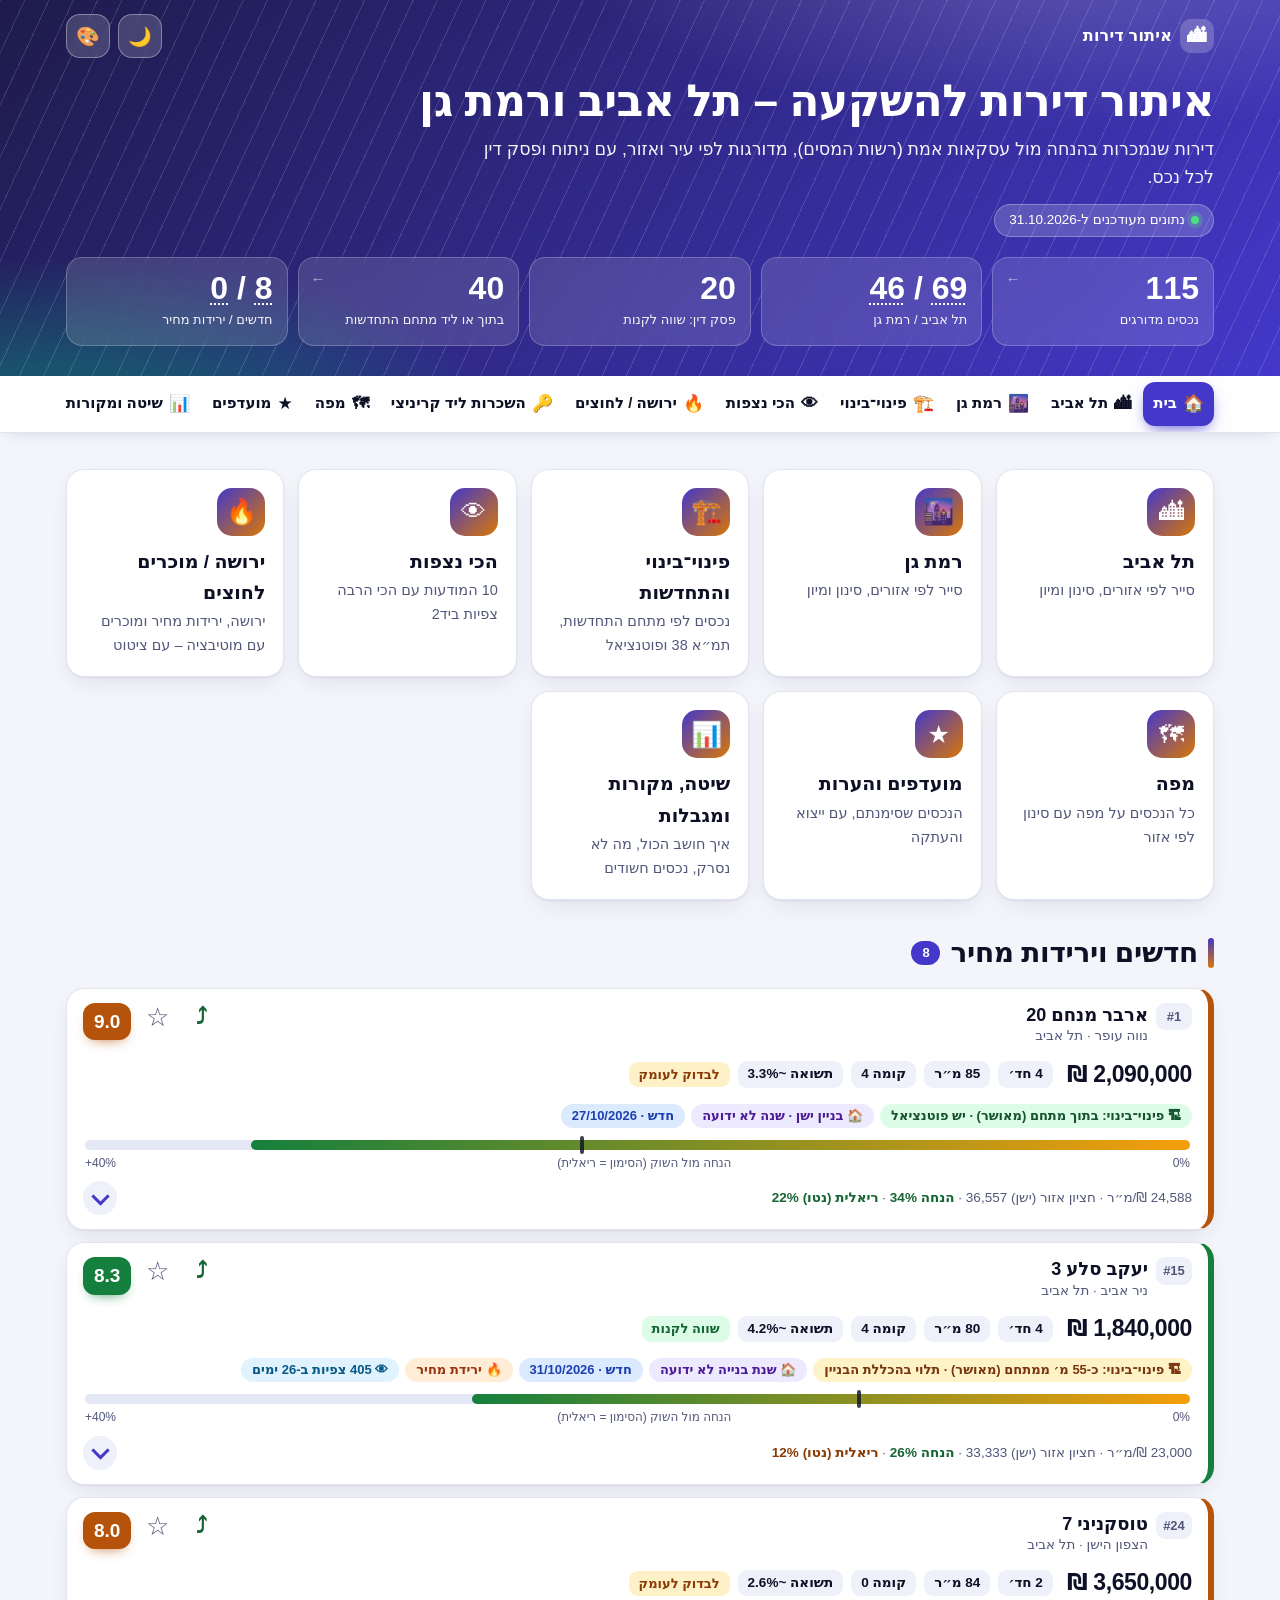
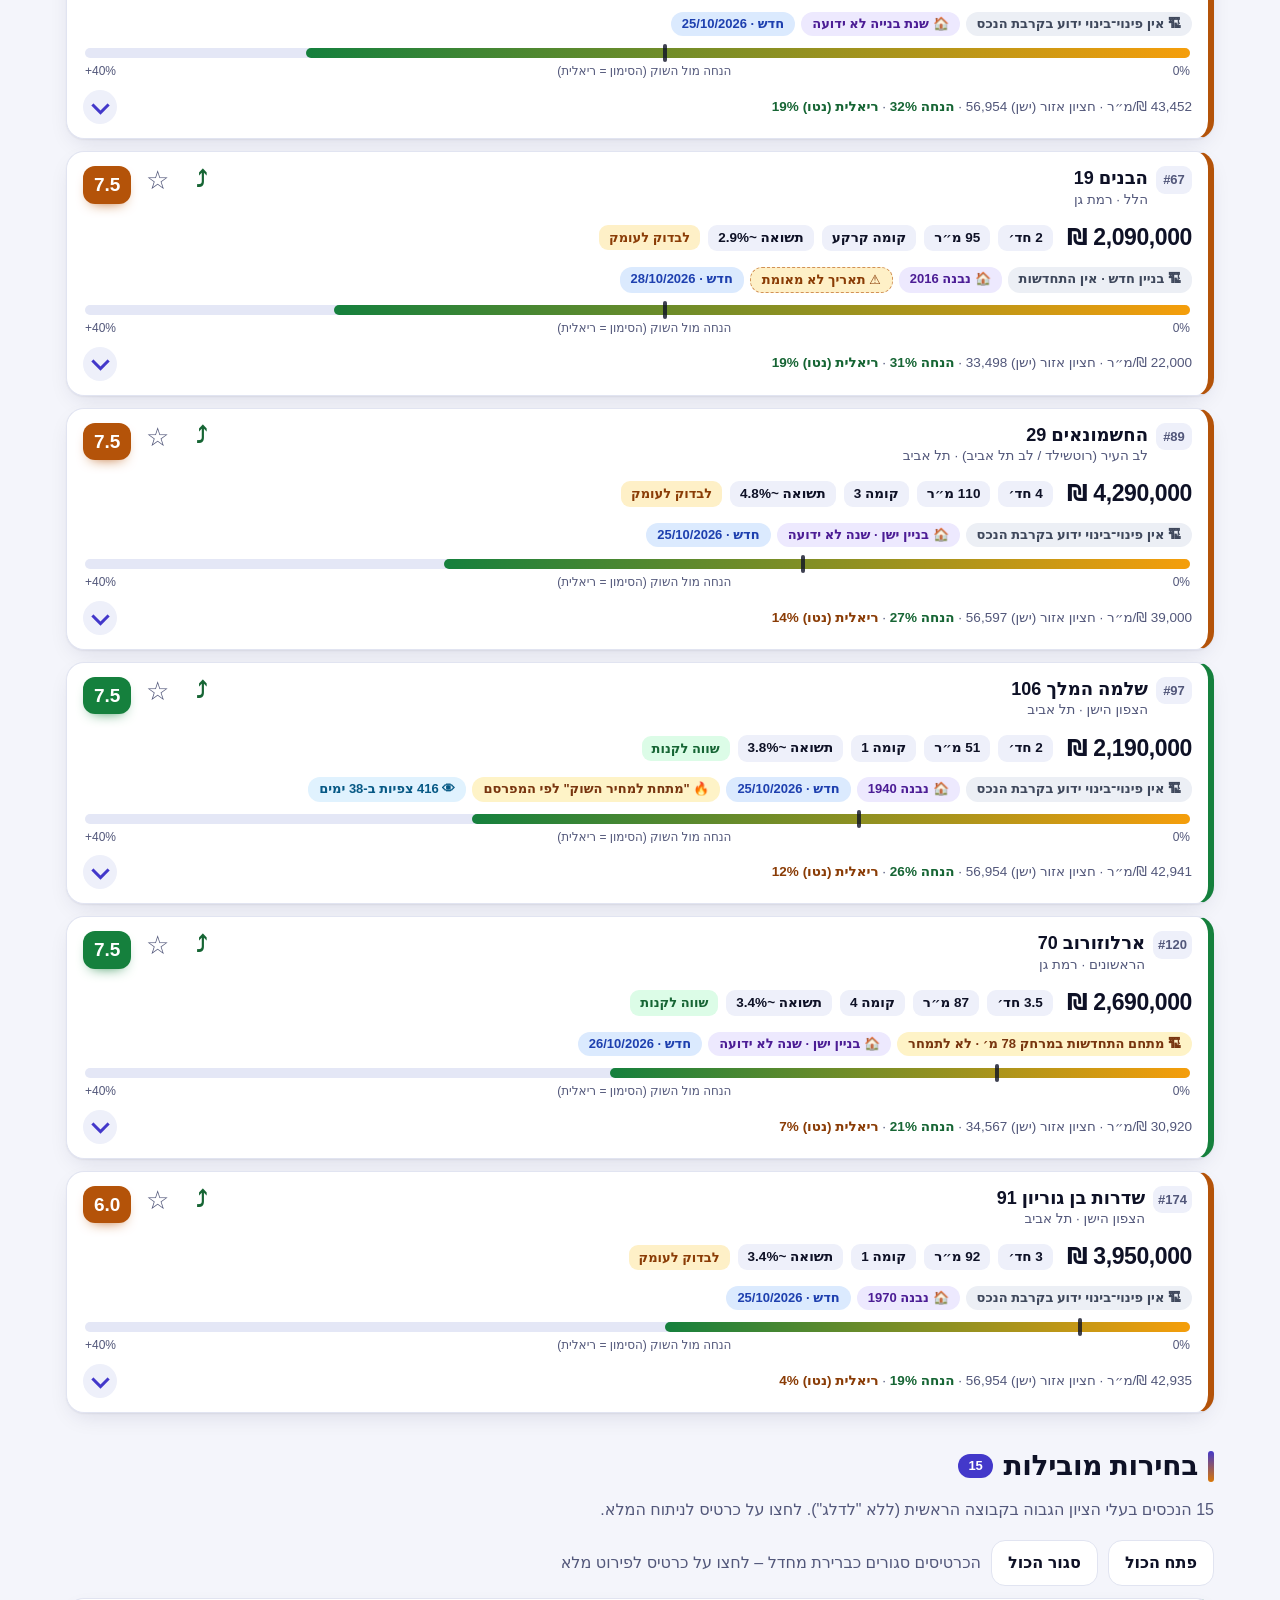
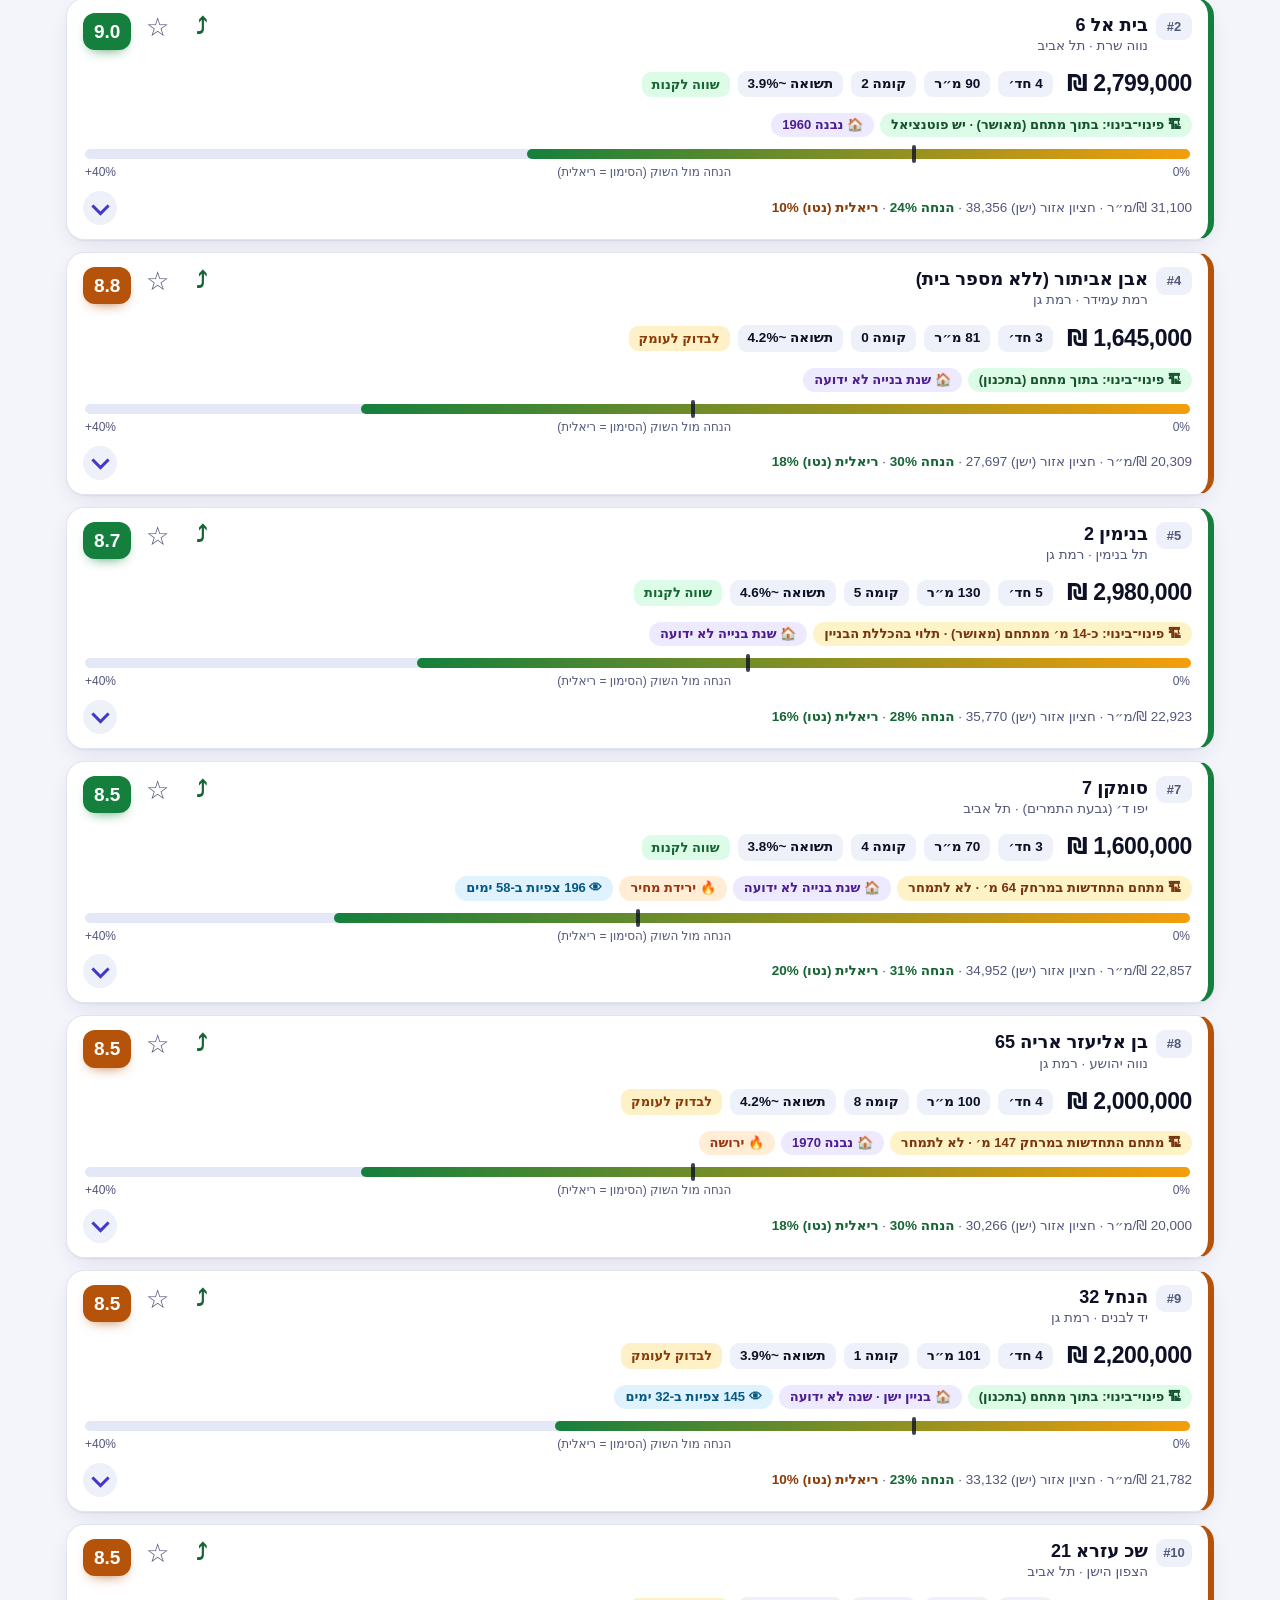
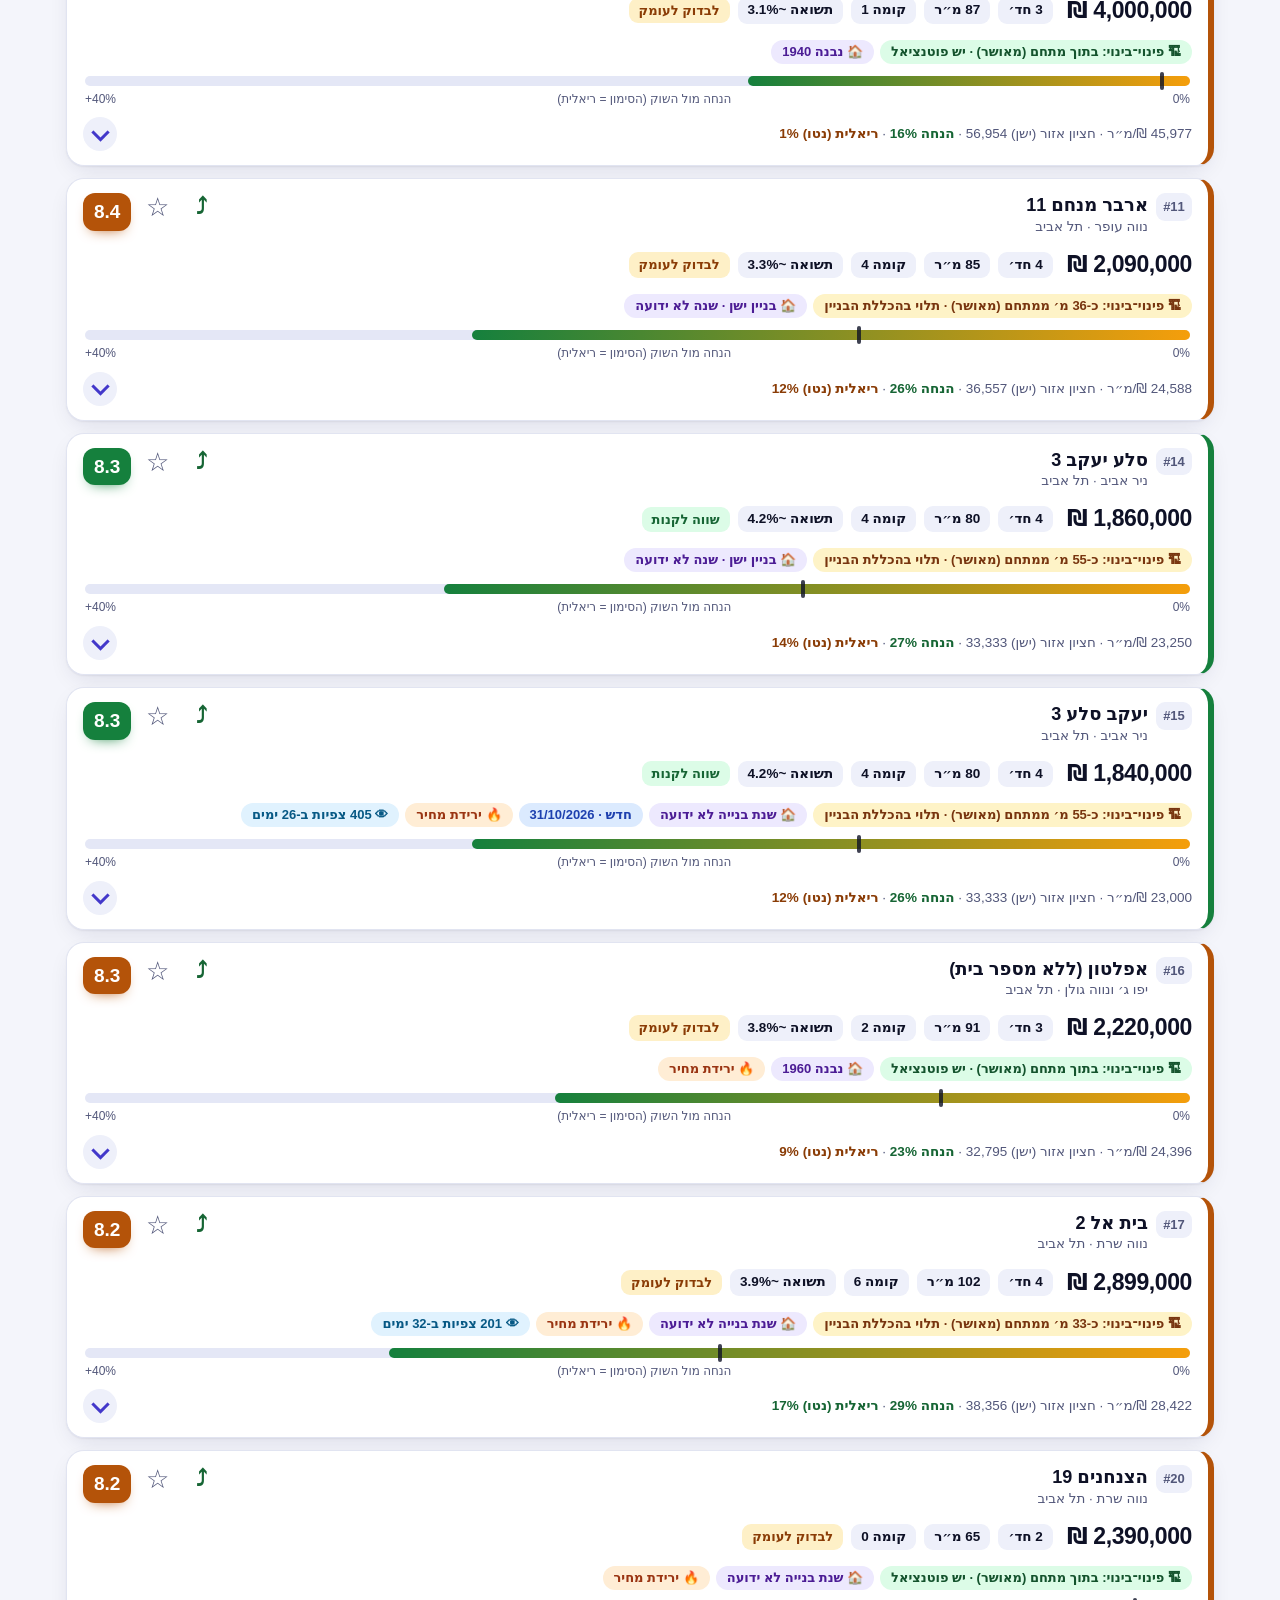
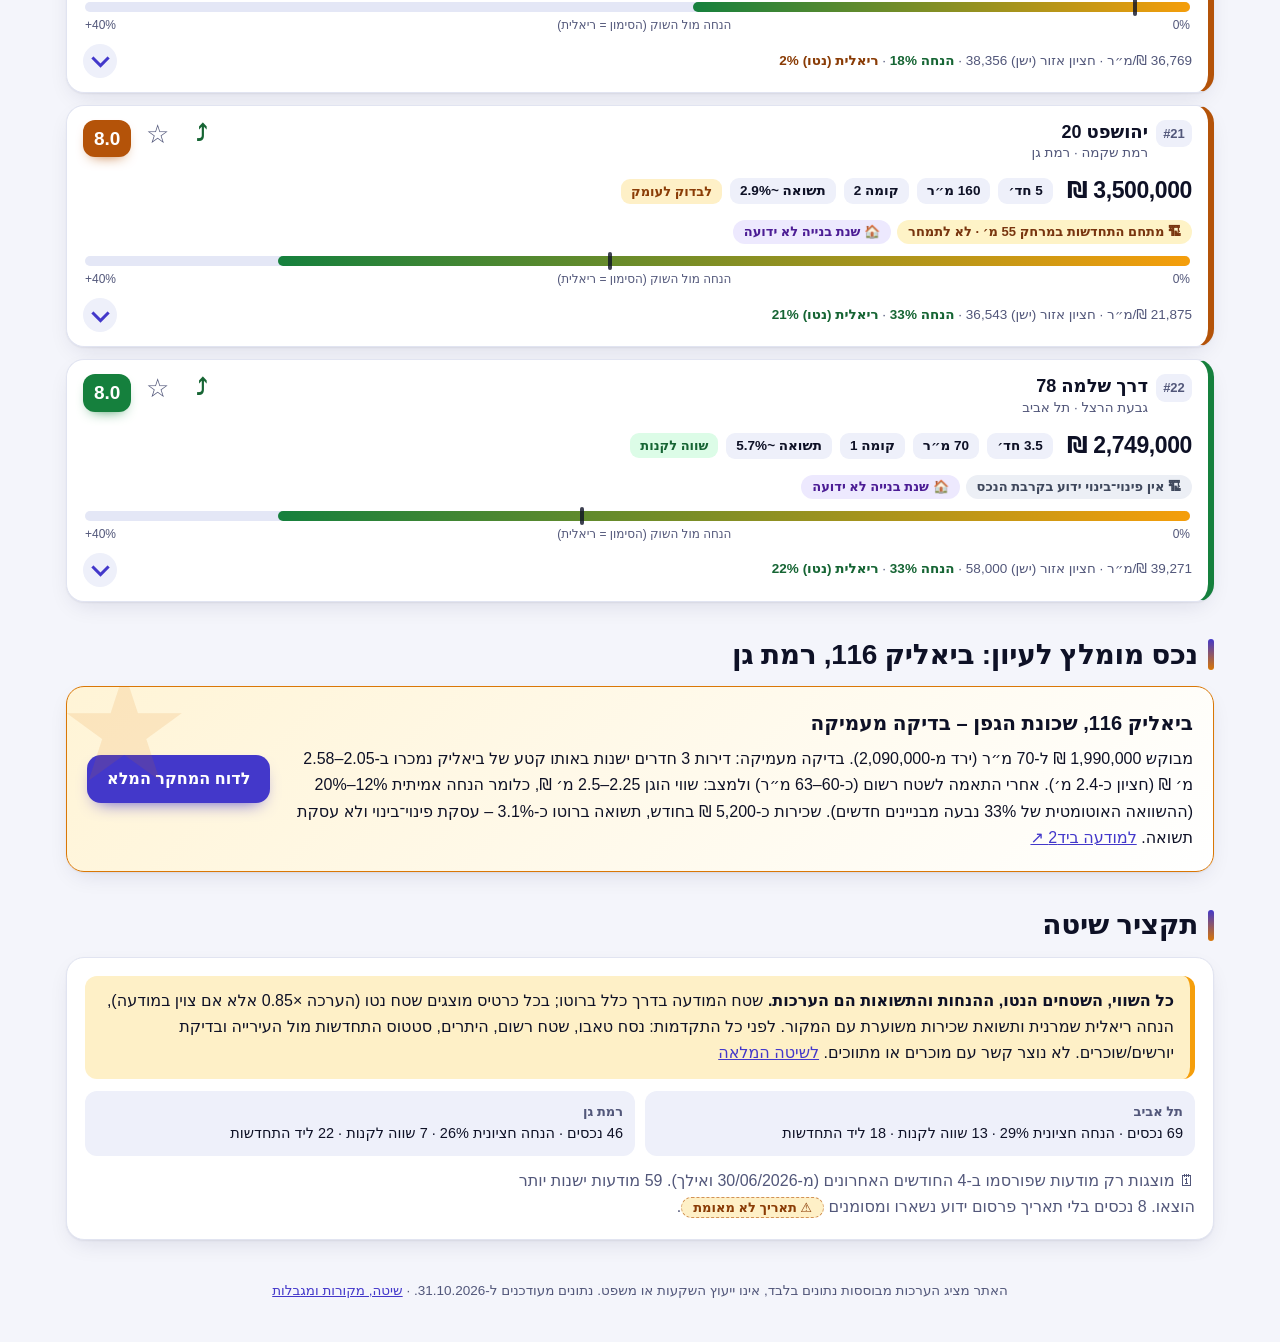
<file: index.html>
<!DOCTYPE html>
<html lang="he" dir="rtl">
<head>
<meta charset="utf-8">
<meta name="viewport" content="width=device-width, initial-scale=1, viewport-fit=cover">
<meta name="robots" content="noindex,nofollow">
<meta name="theme-color" content="#1e1b4b">
<script>(function(){var h=document.documentElement;try{var t=localStorage.getItem("rs_theme_v1")||"indigo",m=localStorage.getItem("rs_mode_v1")||"auto";h.dataset.theme=t;h.dataset.mode=(m==="dark"||(m==="auto"&&window.matchMedia&&matchMedia("(prefers-color-scheme:dark)").matches))?"dark":"light"}catch(e){h.dataset.theme="indigo";h.dataset.mode="light"}})()</script>
<title>דף הבית – איתור דירות להשקעה</title>
<link rel="stylesheet" href="app.css">
</head>
<body data-page="home">
<a class="skip" href="#main">דלג לתוכן</a>
<header class="hero"><div class="wrap">
 <div class="topbar"><a class="brandmark" href="index.html"><i aria-hidden="true">🏙</i><span>איתור דירות</span></a><div class="ctl" id="ctl"></div></div>
 <h1>איתור דירות להשקעה – תל אביב ורמת גן</h1>
 <div class="sub">דירות שנמכרות בהנחה מול עסקאות אמת (רשות המסים), מדורגות לפי עיר ואזור, עם ניתוח ופסק דין לכל נכס.</div>
 <span class="badge-date">נתונים מעודכנים ל-31.10.2026</span>
 <div class="metrics" id="metrics"></div>
</div></header>
<nav class="toc" aria-label="ניווט ראשי"><div class="wrap"><a href="index.html" class="cur" aria-current="page"><span class="ic" aria-hidden="true">🏠</span><span class="l">בית</span><span class="s" aria-hidden="true">בית</span></a><a href="tel-aviv.html"><span class="ic" aria-hidden="true">🏙</span><span class="l">תל אביב</span><span class="s" aria-hidden="true">ת״א</span></a><a href="ramat-gan.html"><span class="ic" aria-hidden="true">🌆</span><span class="l">רמת גן</span><span class="s" aria-hidden="true">ר״ג</span></a><a href="pinui-binui.html"><span class="ic" aria-hidden="true">🏗️</span><span class="l">פינוי־בינוי</span><span class="s" aria-hidden="true">פינוי־בינוי</span></a><a href="most-viewed.html"><span class="ic" aria-hidden="true">👁</span><span class="l">הכי נצפות</span><span class="s" aria-hidden="true">נצפות</span></a><a href="motivated.html"><span class="ic" aria-hidden="true">🔥</span><span class="l">ירושה / לחוצים</span><span class="s" aria-hidden="true">לחוצים</span></a><a href="rentals.html"><span class="ic" aria-hidden="true">🔑</span><span class="l">השכרות ליד קריניצי</span><span class="s" aria-hidden="true">השכרות</span></a><a href="map.html"><span class="ic" aria-hidden="true">🗺</span><span class="l">מפה</span><span class="s" aria-hidden="true">מפה</span></a><a href="favorites.html"><span class="ic" aria-hidden="true">★</span><span class="l">מועדפים <span class="n" id="favN"></span></span><span class="s" aria-hidden="true">מועדפים</span></a><a href="methodology.html"><span class="ic" aria-hidden="true">📊</span><span class="l">שיטה ומקורות</span><span class="s" aria-hidden="true">שיטה</span></a></div></nav>
<main class="wrap" id="main">
<section class="blk"><div class="home-grid">
 <a class="tile" href="tel-aviv.html"><span class="ti" aria-hidden="true">🏙</span><b>תל אביב</b><span class="d">סייר לפי אזורים, סינון ומיון</span></a>
 <a class="tile" href="ramat-gan.html"><span class="ti" aria-hidden="true">🌆</span><b>רמת גן</b><span class="d">סייר לפי אזורים, סינון ומיון</span></a>
 <a class="tile" href="pinui-binui.html"><span class="ti" aria-hidden="true">🏗️</span><b>פינוי־בינוי והתחדשות</b><span class="d">נכסים לפי מתחם התחדשות, תמ״א 38 ופוטנציאל</span></a>
 <a class="tile" href="most-viewed.html"><span class="ti" aria-hidden="true">👁</span><b>הכי נצפות</b><span class="d">10 המודעות עם הכי הרבה צפיות ביד2</span></a>
 <a class="tile" href="motivated.html"><span class="ti" aria-hidden="true">🔥</span><b>ירושה / מוכרים לחוצים</b><span class="d">ירושה, ירידות מחיר ומוכרים עם מוטיבציה – עם ציטוט</span></a>
 <a class="tile" href="map.html"><span class="ti" aria-hidden="true">🗺</span><b>מפה</b><span class="d">כל הנכסים על מפה עם סינון לפי אזור</span></a>
 <a class="tile" href="favorites.html"><span class="ti" aria-hidden="true">★</span><b>מועדפים והערות</b><span class="d">הנכסים שסימנתם, עם ייצוא והעתקה</span></a>
 <a class="tile" href="methodology.html"><span class="ti" aria-hidden="true">📊</span><b>שיטה, מקורות ומגבלות</b><span class="d">איך חושב הכול, מה לא נסרק, נכסים חשודים</span></a>
</div></section>
<section class="blk" id="changes"><h2>חדשים וירידות מחיר <span class="cnt" id="chgCnt"></span></h2><div class="cards" id="chgCards"></div></section>
<section class="blk" id="top"><h2>בחירות מובילות <span class="cnt" id="topCnt"></span></h2>
 <p class="lead">15 הנכסים בעלי הציון הגבוה בקבוצה הראשית (ללא "לדלג"). לחצו על כרטיס לניתוח המלא.</p>
 <div class="cards" id="topCards"></div></section>
<section class="blk" id="bialik"><h2>נכס מומלץ לעיון: ביאליק 116, רמת גן</h2>
 <div class="feat"><div class="t"><h3>ביאליק 116, שכונת הגפן – בדיקה מעמיקה</h3><div id="bialikTxt"></div></div><a class="btn" id="bialikRpt" href="favorites.html#rpt-yp9s9woxr">לדוח המחקר המלא</a></div></section>
<section class="blk" id="summary"><h2>תקציר שיטה</h2><div class="panel"><div class="warn" style="margin-top:0"><b>כל השווי, השטחים הנטו, ההנחות והתשואות הם הערכות.</b> שטח המודעה בדרך כלל ברוטו; בכל כרטיס מוצגים שטח נטו (הערכה ×0.85 אלא אם צוין במודעה), הנחה ריאלית שמרנית ותשואת שכירות משוערת עם המקור. לפני כל התקדמות: נסח טאבו, שטח רשום, היתרים, סטטוס התחדשות מול העירייה ובדיקת יורשים/שוכרים. לא נוצר קשר עם מוכרים או מתווכים. <a href="methodology.html">לשיטה המלאה</a></div>
 <div class="snap" style="margin-top:12px" id="cityStats"></div><p class="lead" id="winInfo" style="margin:12px 0 0"></p></div></section>
</main>
<footer>האתר מציג הערכות מבוססות נתונים בלבד, אינו ייעוץ השקעות או משפט. נתונים מעודכנים ל-31.10.2026. · <a href="methodology.html">שיטה, מקורות ומגבלות</a></footer>
<script src="data.js"></script>
<script src="research.js"></script>
<script src="app.js"></script>
</body>
</html>
</file>
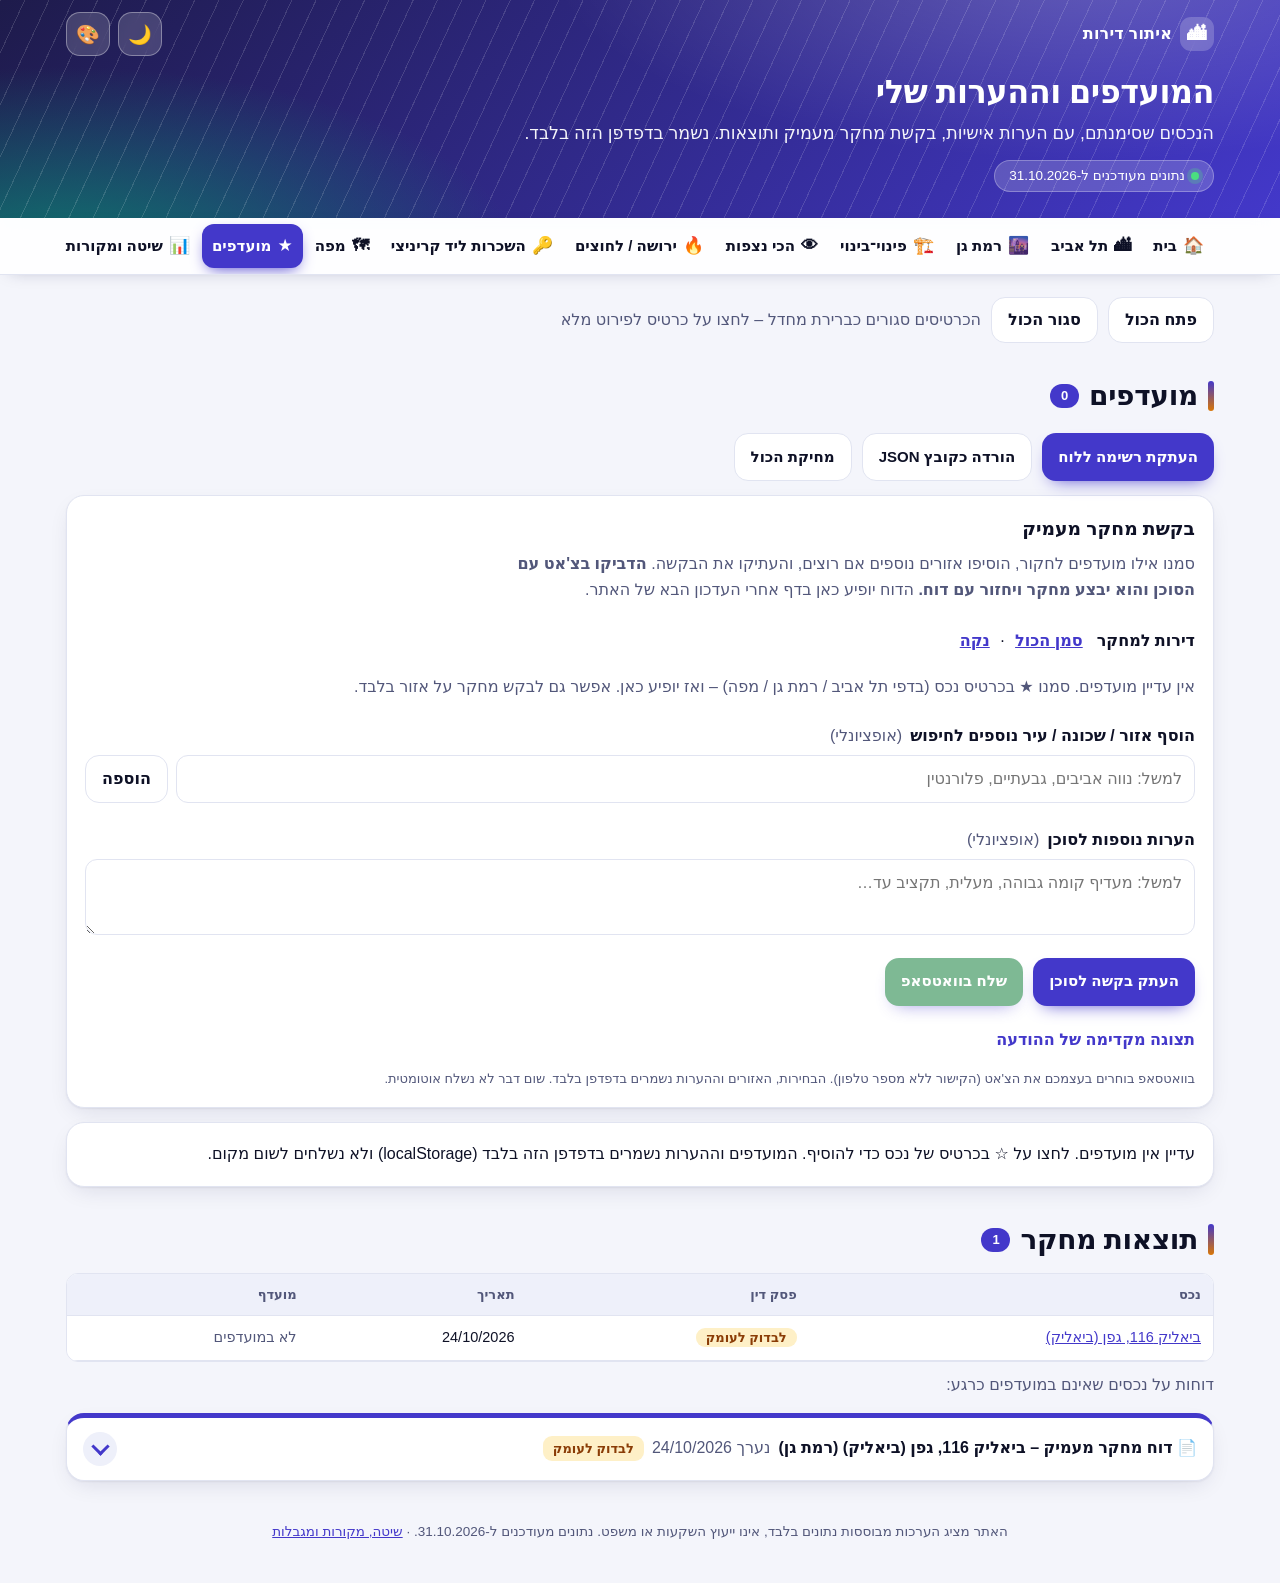
<file: favorites.html>
<!DOCTYPE html>
<html lang="he" dir="rtl">
<head>
<meta charset="utf-8">
<meta name="viewport" content="width=device-width, initial-scale=1, viewport-fit=cover">
<meta name="robots" content="noindex,nofollow">
<meta name="theme-color" content="#1e1b4b">
<script>(function(){var h=document.documentElement;try{var t=localStorage.getItem("rs_theme_v1")||"indigo",m=localStorage.getItem("rs_mode_v1")||"auto";h.dataset.theme=t;h.dataset.mode=(m==="dark"||(m==="auto"&&window.matchMedia&&matchMedia("(prefers-color-scheme:dark)").matches))?"dark":"light"}catch(e){h.dataset.theme="indigo";h.dataset.mode="light"}})()</script>
<title>מועדפים – איתור דירות להשקעה</title>
<link rel="stylesheet" href="app.css">
</head>
<body data-page="favs">
<a class="skip" href="#main">דלג לתוכן</a>
<header class="hero small"><div class="wrap">
 <div class="topbar"><a class="brandmark" href="index.html"><i aria-hidden="true">🏙</i><span>איתור דירות</span></a><div class="ctl" id="ctl"></div></div>
 <h1>המועדפים וההערות שלי</h1>
 <div class="sub">הנכסים שסימנתם, עם הערות אישיות, בקשת מחקר מעמיק ותוצאות. נשמר בדפדפן הזה בלבד.</div>
 <span class="badge-date">נתונים מעודכנים ל-31.10.2026</span>
 
</div></header>
<nav class="toc" aria-label="ניווט ראשי"><div class="wrap"><a href="index.html"><span class="ic" aria-hidden="true">🏠</span><span class="l">בית</span><span class="s" aria-hidden="true">בית</span></a><a href="tel-aviv.html"><span class="ic" aria-hidden="true">🏙</span><span class="l">תל אביב</span><span class="s" aria-hidden="true">ת״א</span></a><a href="ramat-gan.html"><span class="ic" aria-hidden="true">🌆</span><span class="l">רמת גן</span><span class="s" aria-hidden="true">ר״ג</span></a><a href="pinui-binui.html"><span class="ic" aria-hidden="true">🏗️</span><span class="l">פינוי־בינוי</span><span class="s" aria-hidden="true">פינוי־בינוי</span></a><a href="most-viewed.html"><span class="ic" aria-hidden="true">👁</span><span class="l">הכי נצפות</span><span class="s" aria-hidden="true">נצפות</span></a><a href="motivated.html"><span class="ic" aria-hidden="true">🔥</span><span class="l">ירושה / לחוצים</span><span class="s" aria-hidden="true">לחוצים</span></a><a href="rentals.html"><span class="ic" aria-hidden="true">🔑</span><span class="l">השכרות ליד קריניצי</span><span class="s" aria-hidden="true">השכרות</span></a><a href="map.html"><span class="ic" aria-hidden="true">🗺</span><span class="l">מפה</span><span class="s" aria-hidden="true">מפה</span></a><a href="favorites.html" class="cur" aria-current="page"><span class="ic" aria-hidden="true">★</span><span class="l">מועדפים <span class="n" id="favN"></span></span><span class="s" aria-hidden="true">מועדפים</span></a><a href="methodology.html"><span class="ic" aria-hidden="true">📊</span><span class="l">שיטה ומקורות</span><span class="s" aria-hidden="true">שיטה</span></a></div></nav>
<main class="wrap" id="main">
<section class="blk"><h2>מועדפים <span class="cnt" id="favCnt"></span></h2>
 <div class="tools"><button class="btn" id="favCopy" type="button">העתקת רשימה ללוח</button><button class="btn sec" id="favDl" type="button">הורדה כקובץ JSON</button><button class="btn sec" id="favClear" type="button">מחיקת הכול</button></div>
 <div id="favMsg" class="lead" role="status"></div><textarea id="favBox" class="note" style="display:none;min-height:140px" readonly aria-label="טקסט להעתקה"></textarea>
 <div class="panel rq" id="research"><h3>בקשת מחקר מעמיק</h3>
  <p class="lead" style="margin-bottom:8px">סמנו אילו מועדפים לחקור, הוסיפו אזורים נוספים אם רוצים, והעתיקו את הבקשה. <b>הדביקו בצ'אט עם הסוכן והוא יבצע מחקר ויחזור עם דוח.</b> הדוח יופיע כאן בדף אחרי העדכון הבא של האתר.</p>
  <div class="rq-h"><b>דירות למחקר</b> <span class="rq-sel"><button class="lnk" type="button" id="rqAll">סמן הכול</button> · <button class="lnk" type="button" id="rqNone">נקה</button></span></div>
  <div id="rqList" class="rq-list"></div>
  <label for="rqAreaIn" class="rq-h"><b>הוסף אזור / שכונה / עיר נוספים לחיפוש</b> <span class="mut">(אופציונלי)</span></label>
  <div class="rq-add"><input type="text" id="rqAreaIn" placeholder="למשל: נווה אביבים, גבעתיים, פלורנטין" autocomplete="off" enterkeyhint="done"><button class="btn sec" type="button" id="rqAreaAdd">הוספה</button></div>
  <div class="rq-chips" id="rqChips" aria-live="polite"></div>
  <label for="rqNotes" class="rq-h"><b>הערות נוספות לסוכן</b> <span class="mut">(אופציונלי)</span></label>
  <textarea class="note" id="rqNotes" placeholder="למשל: מעדיף קומה גבוהה, מעלית, תקציב עד…"></textarea>
  <div class="tools"><button class="btn" id="rqCopy" type="button">העתק בקשה לסוכן</button><a class="btn wa" id="rqWa" href="https://wa.me/" target="_blank" rel="noopener noreferrer">שלח בוואטסאפ</a></div>
  <div id="rqMsg" class="lead" role="status"></div>
  <details class="rq-prev"><summary>תצוגה מקדימה של ההודעה</summary><textarea id="rqBox" class="note" style="min-height:180px" readonly aria-label="נוסח הבקשה"></textarea></details>
  <p class="mut" style="margin:8px 0 0;font-size:13px">בוואטסאפ בוחרים בעצמכם את הצ'אט (הקישור ללא מספר טלפון). הבחירות, האזורים וההערות נשמרים בדפדפן בלבד. שום דבר לא נשלח אוטומטית.</p>
 </div>
 <div class="cards" id="favCards"></div><div id="noteCards"></div></section>
<section class="blk" id="results"><h2>תוצאות מחקר <span class="cnt" id="resCnt"></span></h2>
 <div id="resBody"></div></section>
</main>
<footer>האתר מציג הערכות מבוססות נתונים בלבד, אינו ייעוץ השקעות או משפט. נתונים מעודכנים ל-31.10.2026. · <a href="methodology.html">שיטה, מקורות ומגבלות</a></footer>
<script src="data.js"></script>
<script src="research.js"></script>
<script src="app.js"></script>
</body>
</html>
</file>
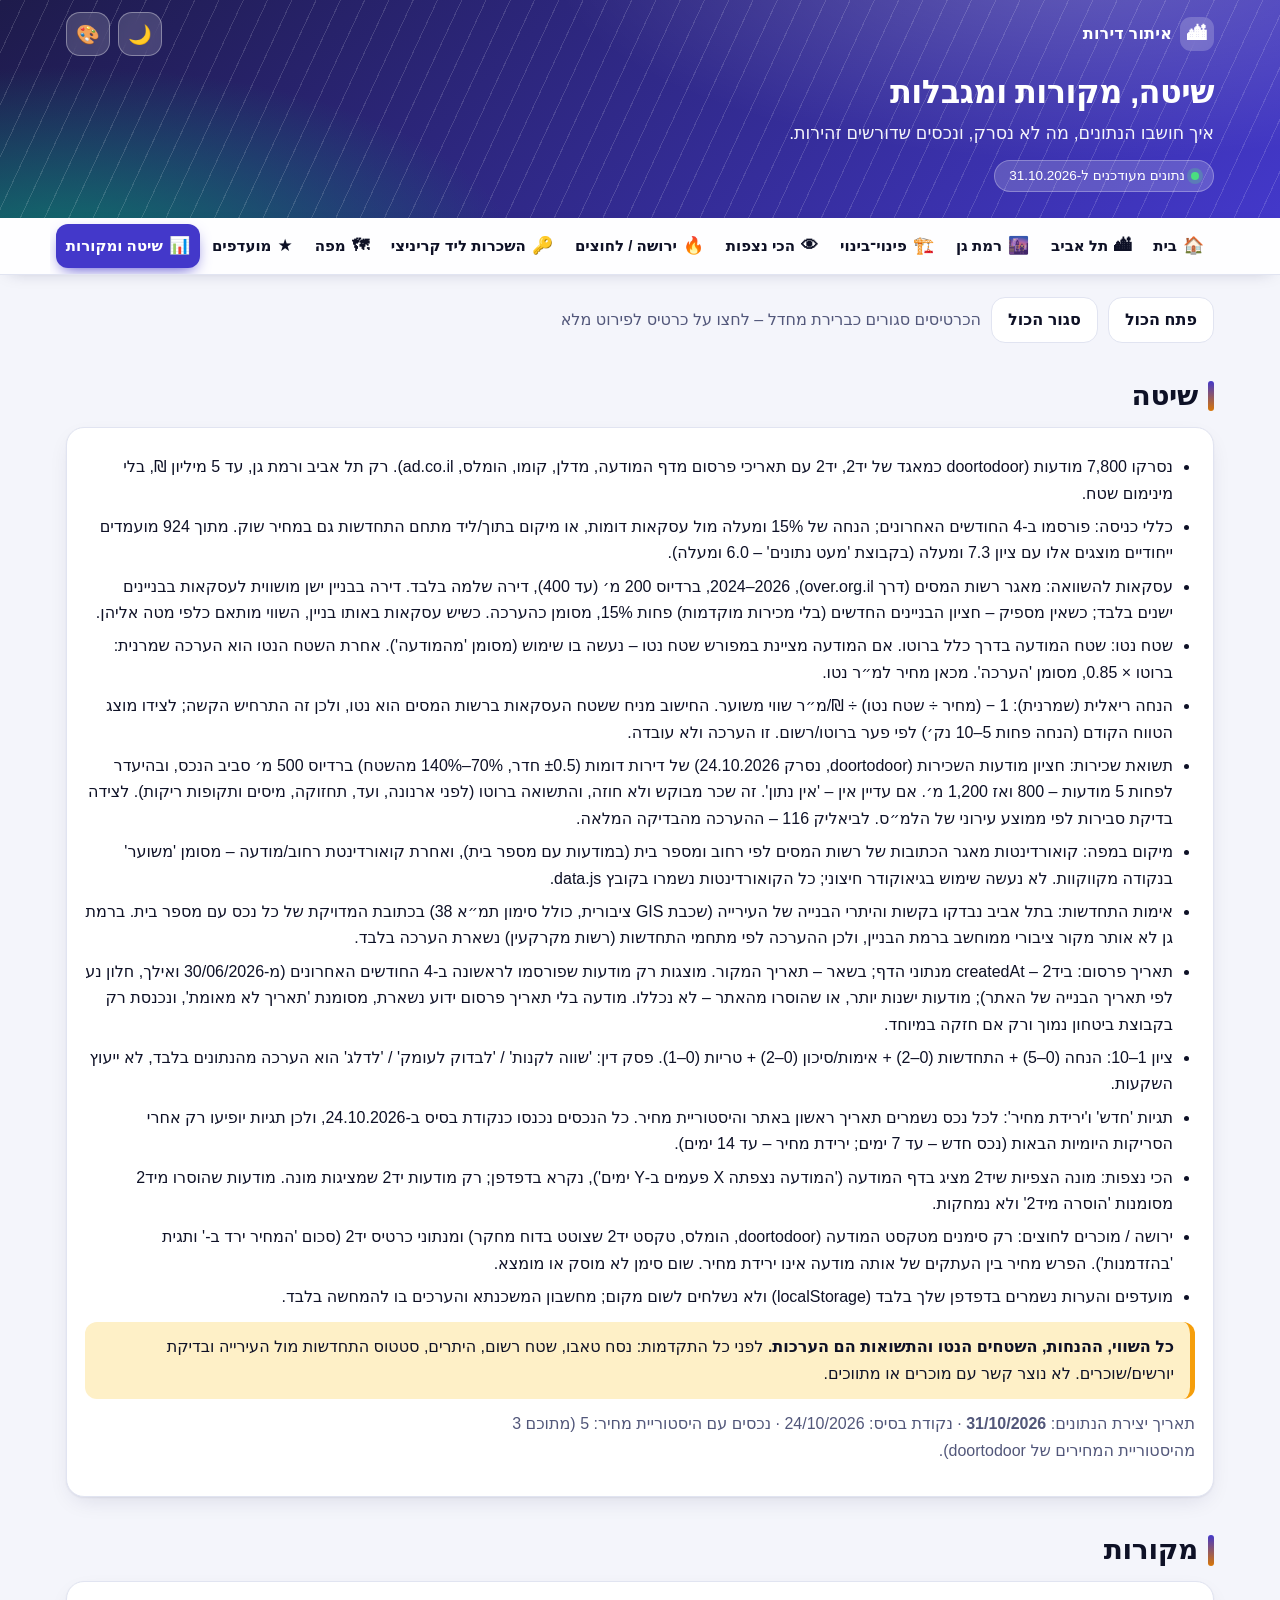
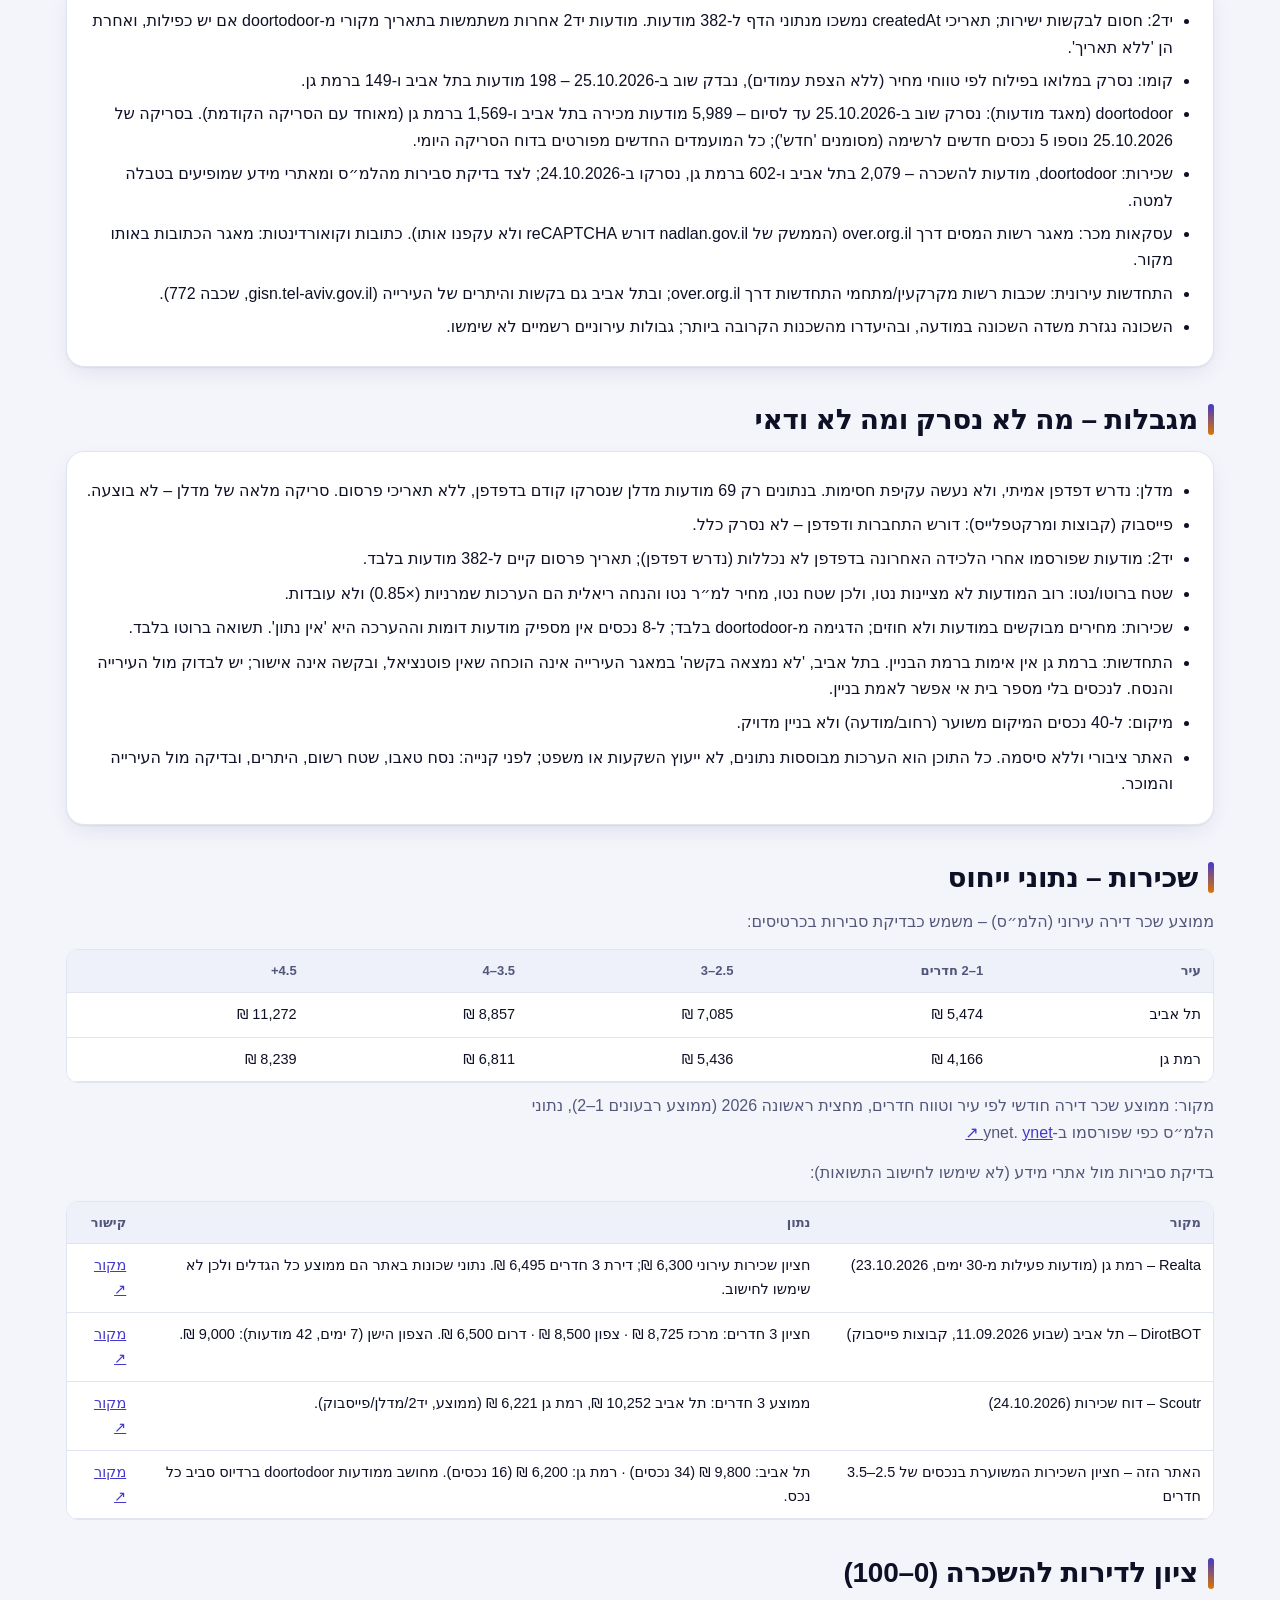
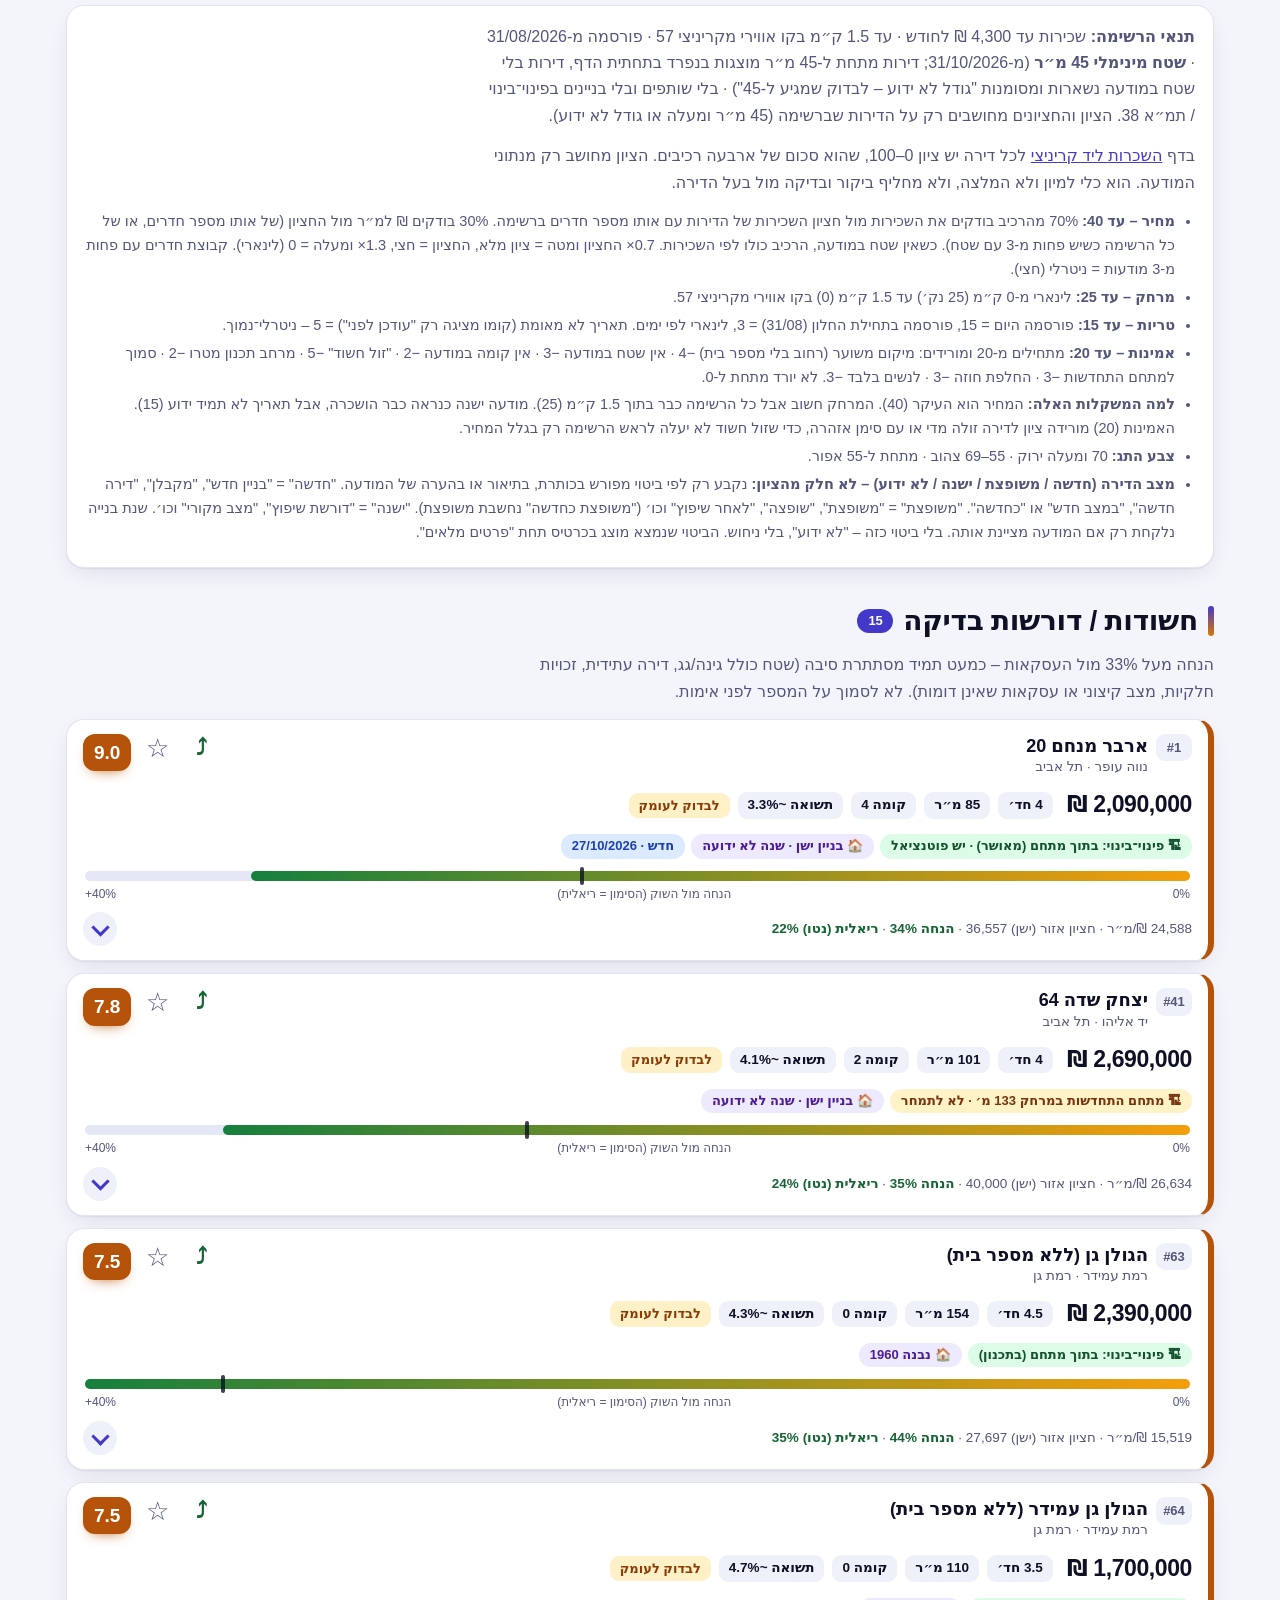
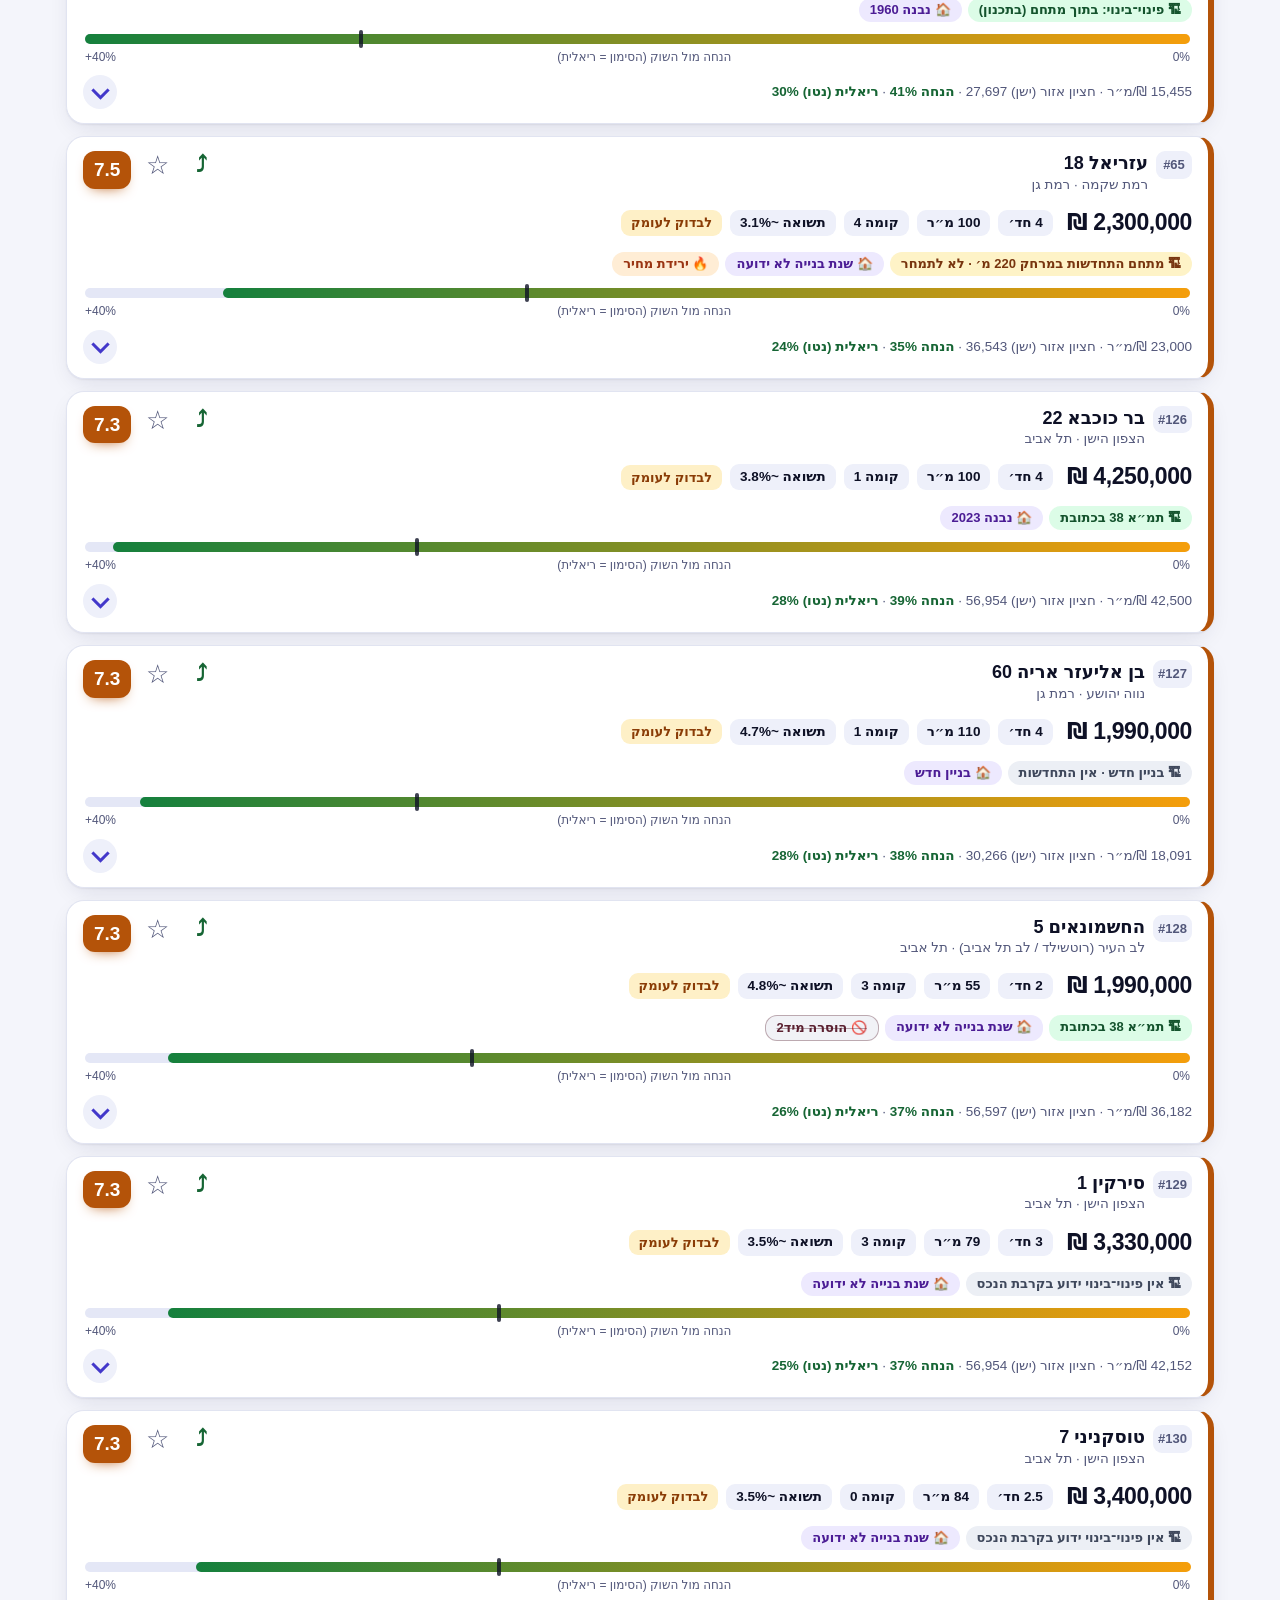
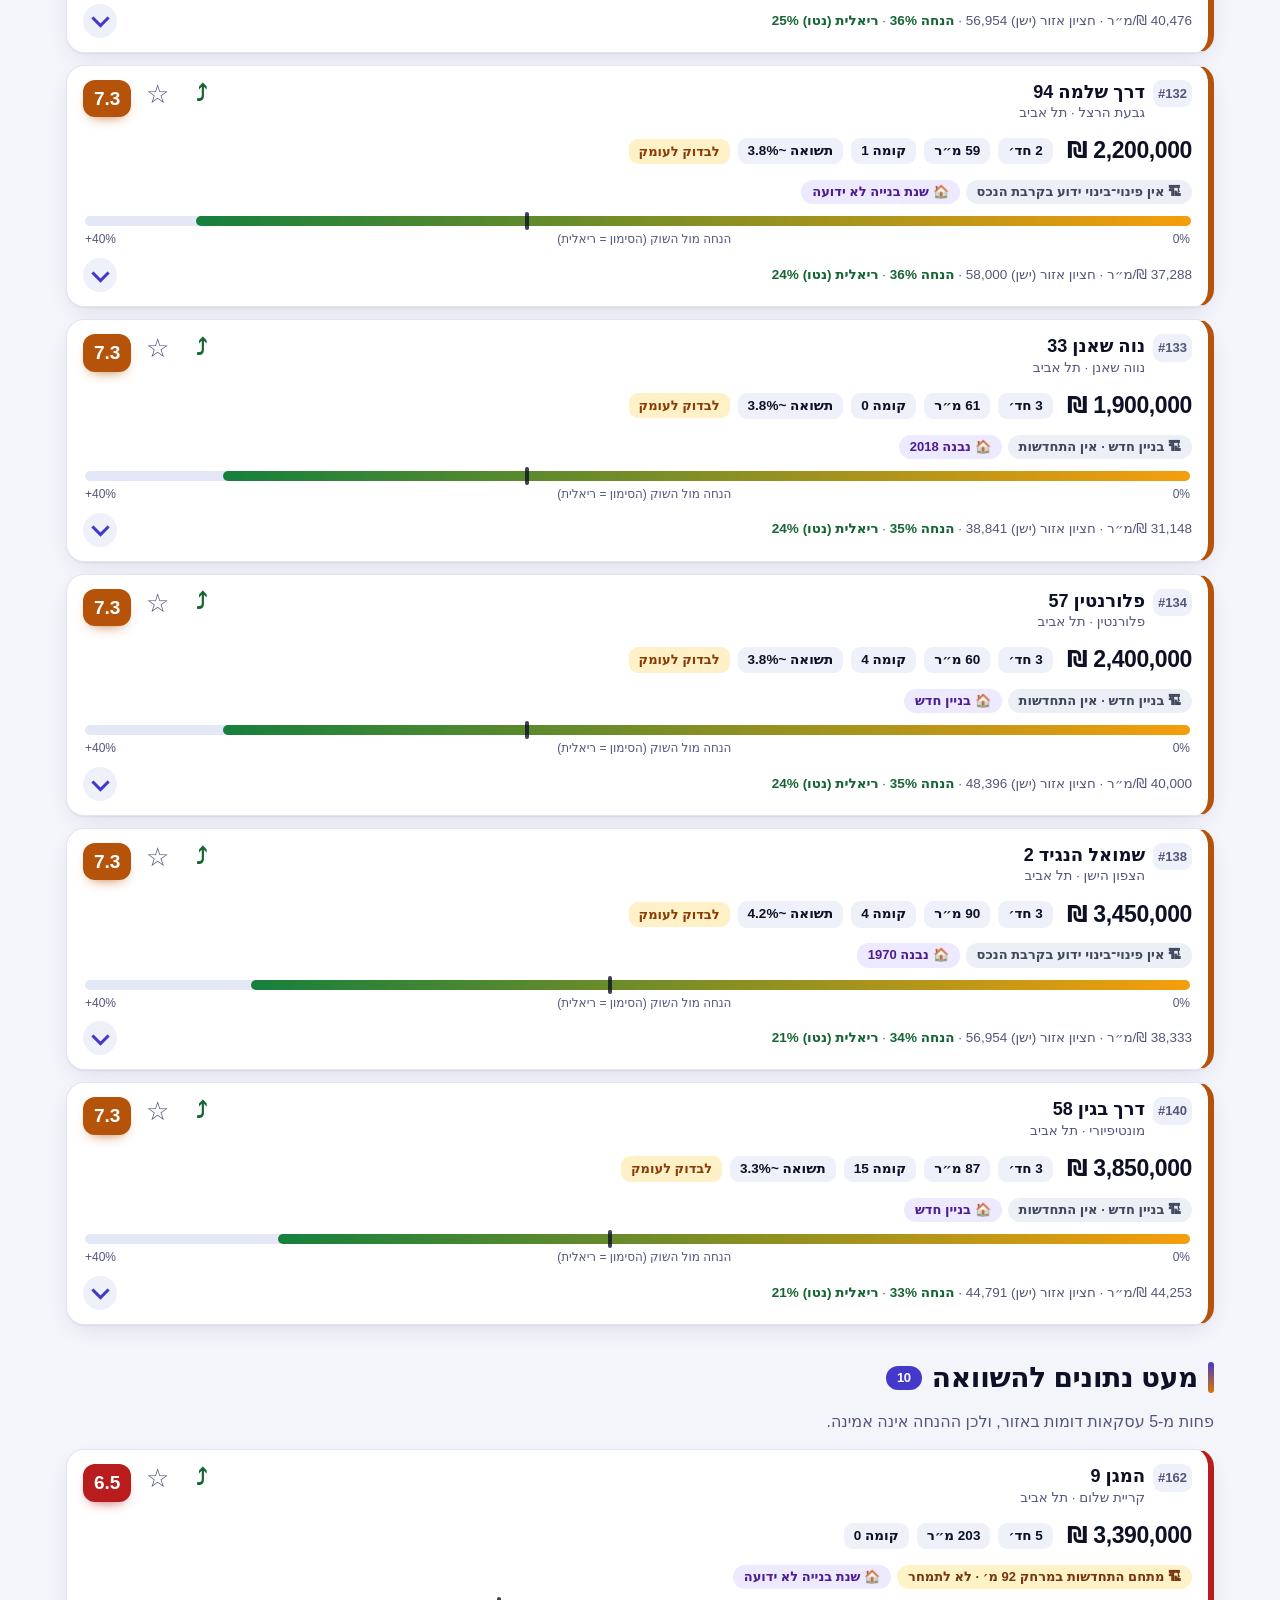
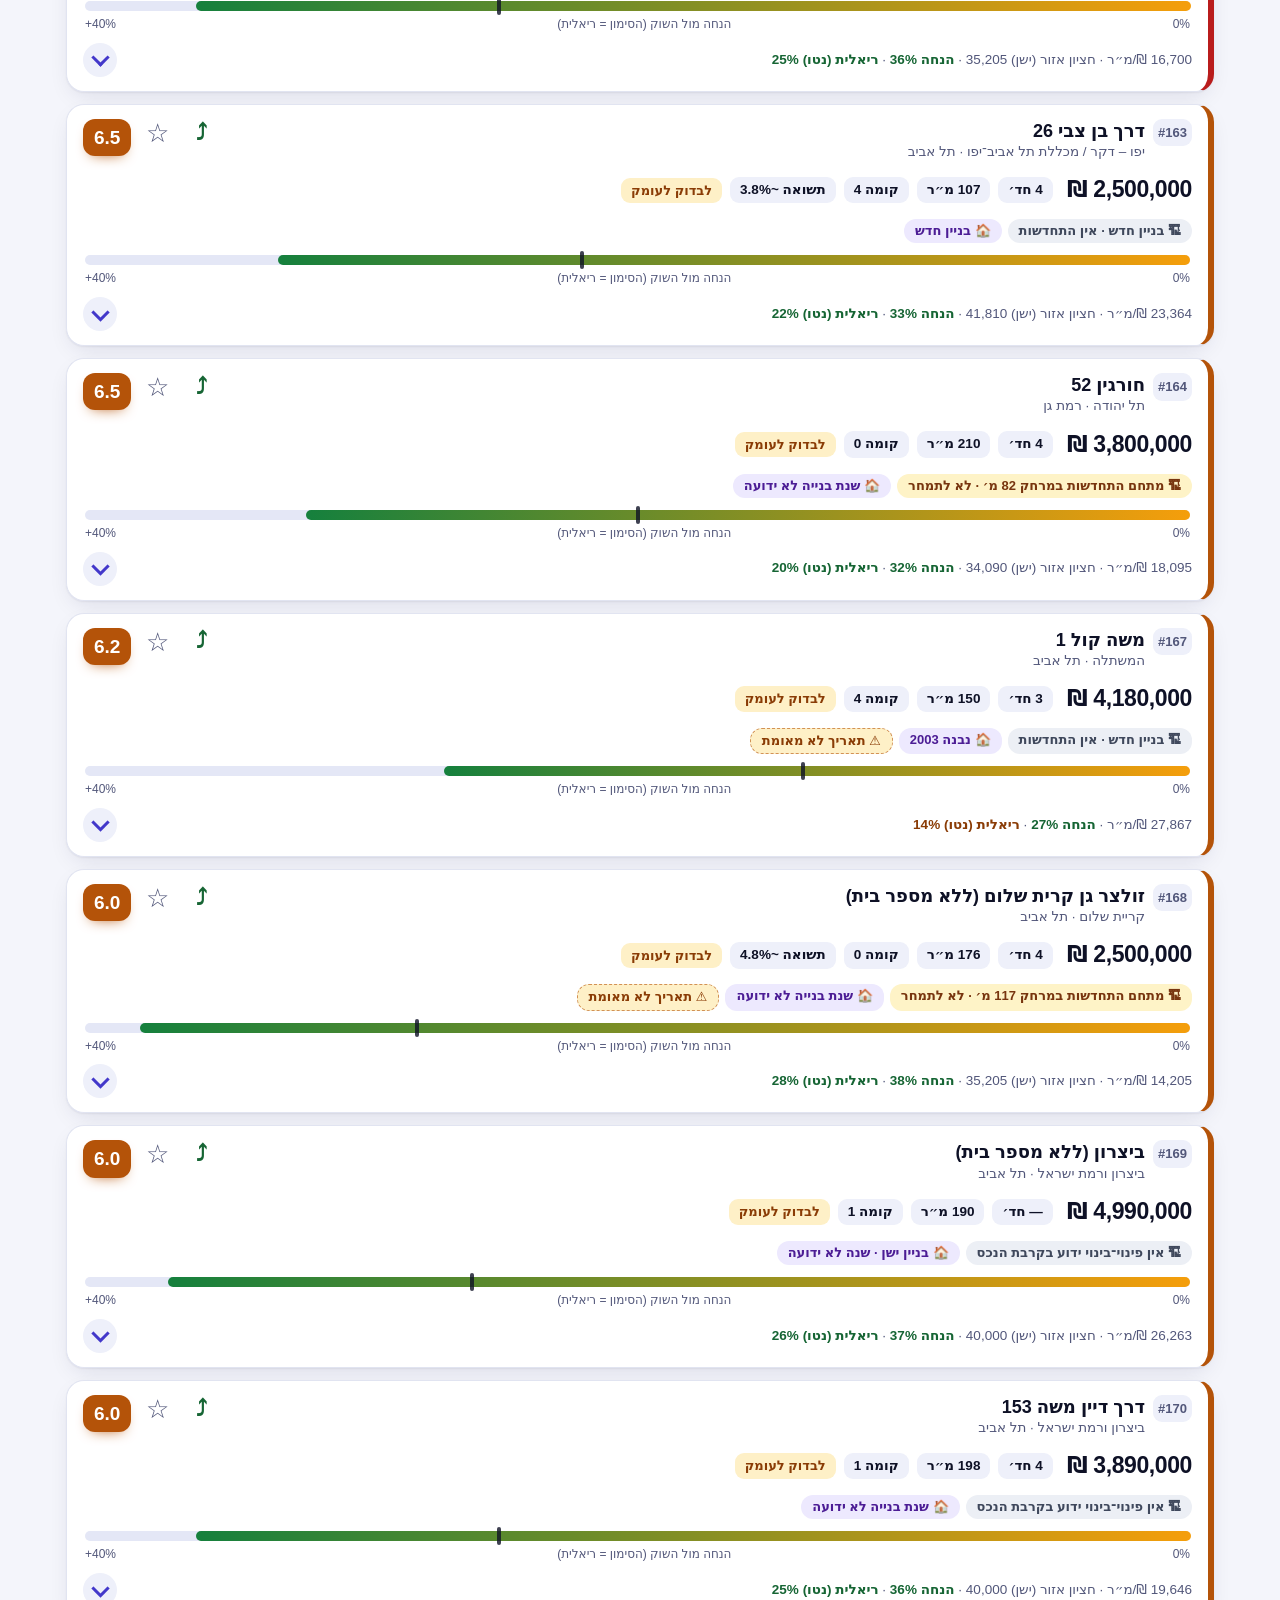
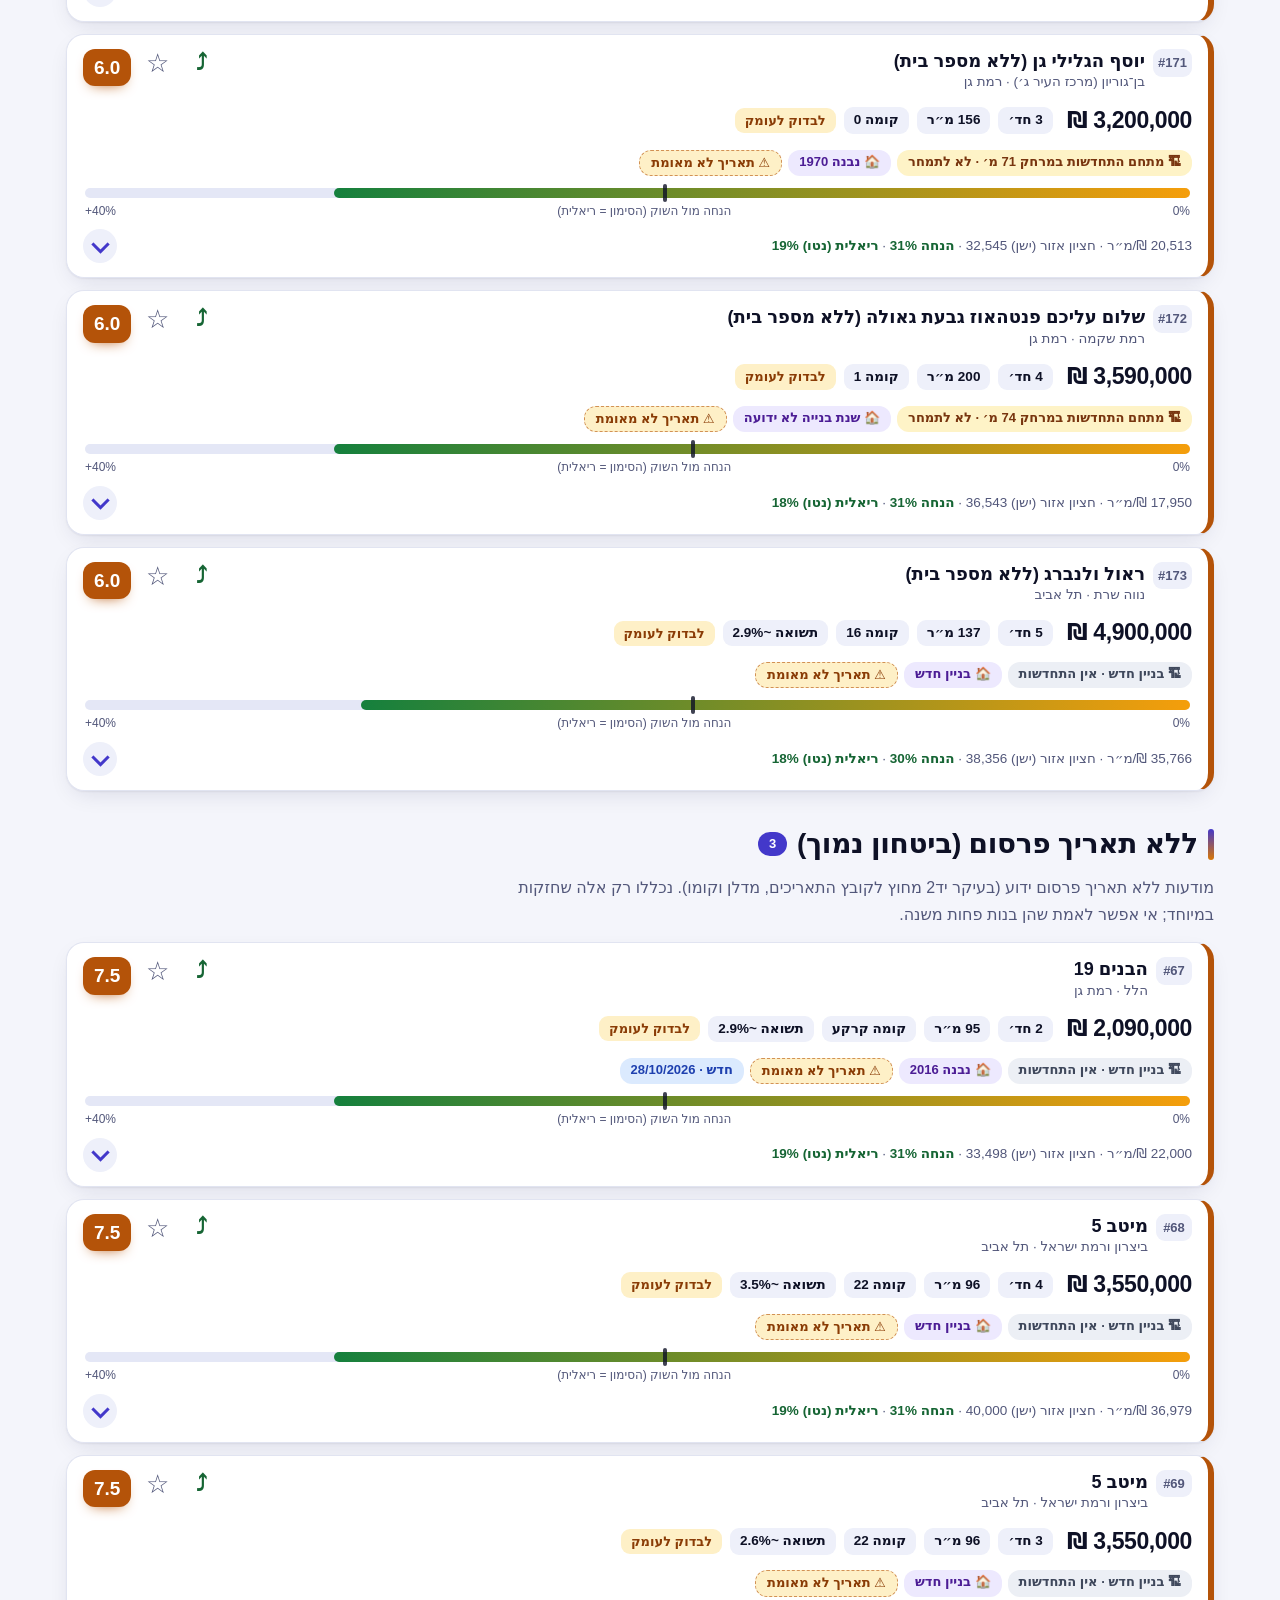
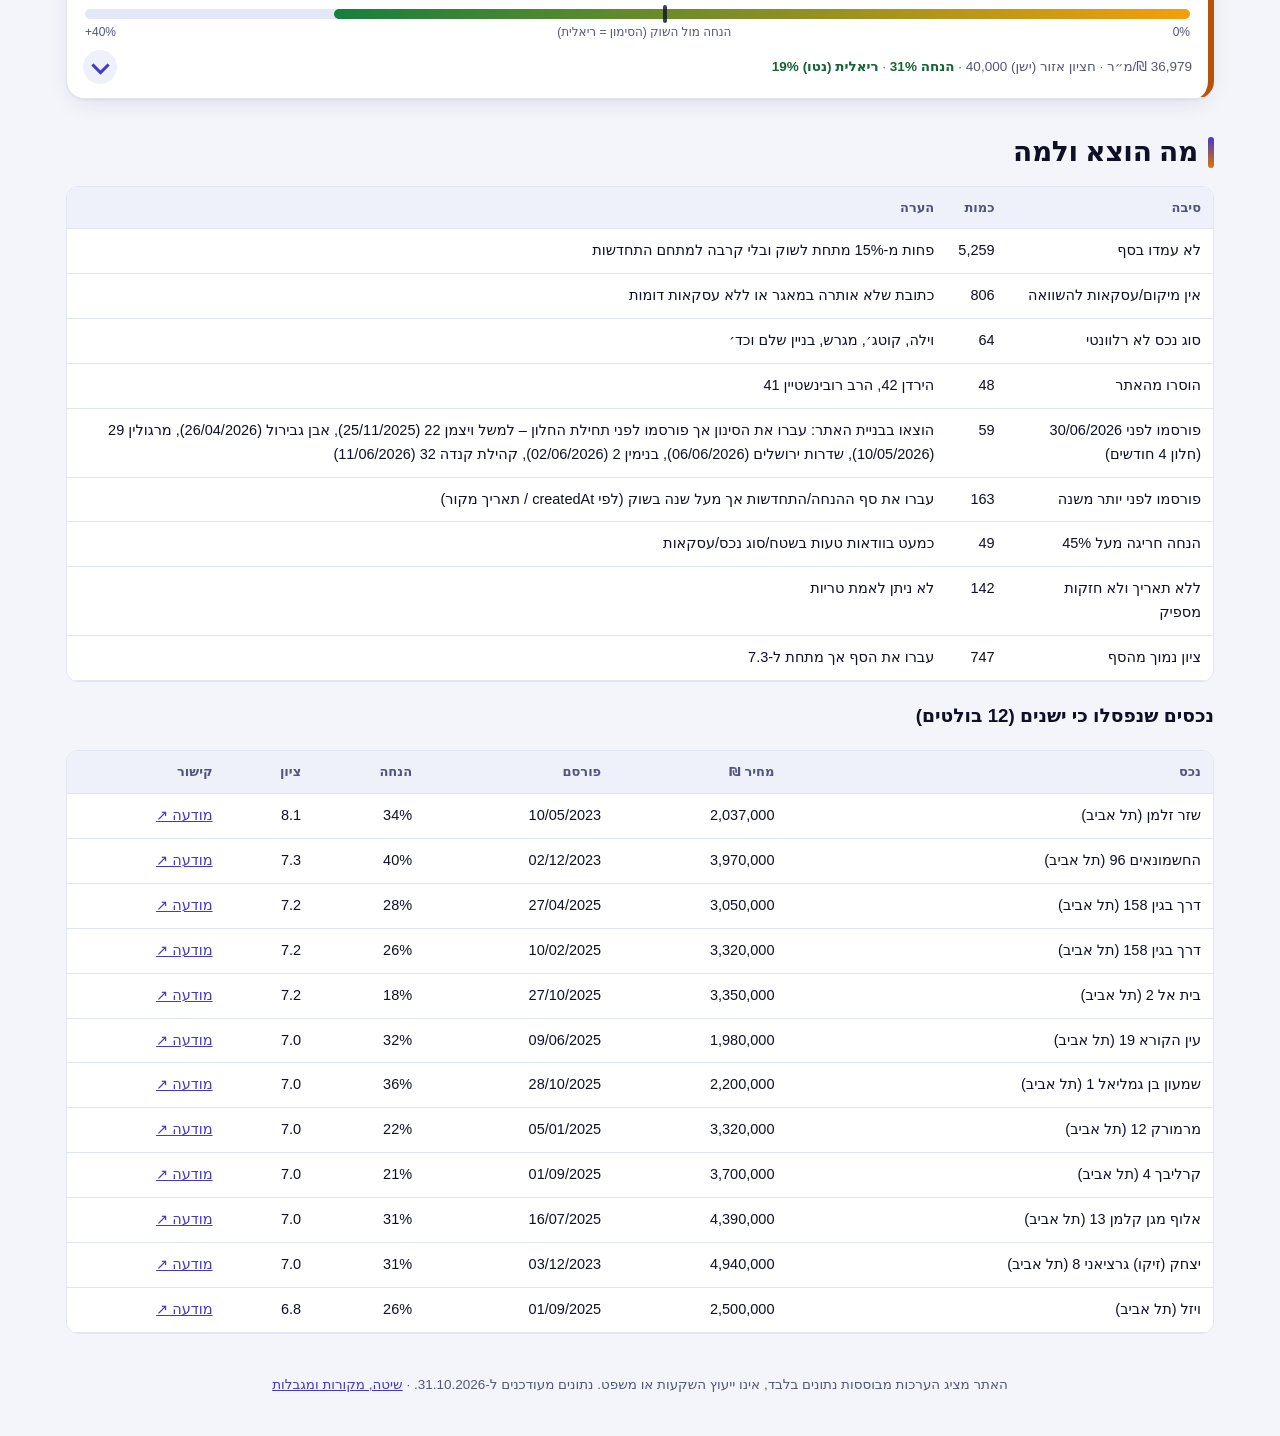
<file: methodology.html>
<!DOCTYPE html>
<html lang="he" dir="rtl">
<head>
<meta charset="utf-8">
<meta name="viewport" content="width=device-width, initial-scale=1, viewport-fit=cover">
<meta name="robots" content="noindex,nofollow">
<meta name="theme-color" content="#1e1b4b">
<script>(function(){var h=document.documentElement;try{var t=localStorage.getItem("rs_theme_v1")||"indigo",m=localStorage.getItem("rs_mode_v1")||"auto";h.dataset.theme=t;h.dataset.mode=(m==="dark"||(m==="auto"&&window.matchMedia&&matchMedia("(prefers-color-scheme:dark)").matches))?"dark":"light"}catch(e){h.dataset.theme="indigo";h.dataset.mode="light"}})()</script>
<title>שיטה ומקורות – איתור דירות להשקעה</title>
<link rel="stylesheet" href="app.css">
</head>
<body data-page="method">
<a class="skip" href="#main">דלג לתוכן</a>
<header class="hero small"><div class="wrap">
 <div class="topbar"><a class="brandmark" href="index.html"><i aria-hidden="true">🏙</i><span>איתור דירות</span></a><div class="ctl" id="ctl"></div></div>
 <h1>שיטה, מקורות ומגבלות</h1>
 <div class="sub">איך חושבו הנתונים, מה לא נסרק, ונכסים שדורשים זהירות.</div>
 <span class="badge-date">נתונים מעודכנים ל-31.10.2026</span>
 
</div></header>
<nav class="toc" aria-label="ניווט ראשי"><div class="wrap"><a href="index.html"><span class="ic" aria-hidden="true">🏠</span><span class="l">בית</span><span class="s" aria-hidden="true">בית</span></a><a href="tel-aviv.html"><span class="ic" aria-hidden="true">🏙</span><span class="l">תל אביב</span><span class="s" aria-hidden="true">ת״א</span></a><a href="ramat-gan.html"><span class="ic" aria-hidden="true">🌆</span><span class="l">רמת גן</span><span class="s" aria-hidden="true">ר״ג</span></a><a href="pinui-binui.html"><span class="ic" aria-hidden="true">🏗️</span><span class="l">פינוי־בינוי</span><span class="s" aria-hidden="true">פינוי־בינוי</span></a><a href="most-viewed.html"><span class="ic" aria-hidden="true">👁</span><span class="l">הכי נצפות</span><span class="s" aria-hidden="true">נצפות</span></a><a href="motivated.html"><span class="ic" aria-hidden="true">🔥</span><span class="l">ירושה / לחוצים</span><span class="s" aria-hidden="true">לחוצים</span></a><a href="rentals.html"><span class="ic" aria-hidden="true">🔑</span><span class="l">השכרות ליד קריניצי</span><span class="s" aria-hidden="true">השכרות</span></a><a href="map.html"><span class="ic" aria-hidden="true">🗺</span><span class="l">מפה</span><span class="s" aria-hidden="true">מפה</span></a><a href="favorites.html"><span class="ic" aria-hidden="true">★</span><span class="l">מועדפים <span class="n" id="favN"></span></span><span class="s" aria-hidden="true">מועדפים</span></a><a href="methodology.html" class="cur" aria-current="page"><span class="ic" aria-hidden="true">📊</span><span class="l">שיטה ומקורות</span><span class="s" aria-hidden="true">שיטה</span></a></div></nav>
<main class="wrap" id="main">
<section class="blk" id="method"><h2>שיטה</h2><div class="panel"><ul id="methodList"></ul>
 <div class="warn"><b>כל השווי, ההנחות, השטחים הנטו והתשואות הם הערכות.</b> לפני כל התקדמות: נסח טאבו, שטח רשום, היתרים, סטטוס התחדשות מול העירייה ובדיקת יורשים/שוכרים. לא נוצר קשר עם מוכרים או מתווכים.</div>
 <p id="snapInfo" class="lead" style="margin-top:12px"></p></div></section>
<section class="blk" id="sources"><h2>מקורות</h2><div class="panel"><ul id="srcList"></ul></div></section>
<section class="blk" id="limits"><h2>מגבלות – מה לא נסרק ומה לא ודאי</h2><div class="panel"><ul id="limList" class="lim"></ul></div></section>
<section class="blk" id="rent"><h2>שכירות – נתוני ייחוס</h2>
 <p class="lead">ממוצע שכר דירה עירוני (הלמ״ס) – משמש כבדיקת סבירות בכרטיסים:</p><div class="tw"><table class="t" id="cbsT"></table></div><p class="lead" id="cbsSrc"></p>
 <p class="lead">בדיקת סבירות מול אתרי מידע (לא שימשו לחישוב התשואות):</p><div class="tw"><table class="t"><thead><tr><th>מקור</th><th>נתון</th><th>קישור</th></tr></thead><tbody id="rentX"></tbody></table></div></section>
<section class="blk" id="rentscore"><h2>ציון לדירות להשכרה (0–100)</h2><div class="panel"><p class="lead" style="margin-top:0"><b>תנאי הרשימה:</b> שכירות עד 4,300 ₪ לחודש · עד 1.5 ק״מ בקו אווירי מקריניצי 57 · פורסמה מ-31/08/2026 · <b>שטח מינימלי 45 מ״ר</b> (מ-31/10/2026; דירות מתחת ל-45 מ״ר מוצגות בנפרד בתחתית הדף, דירות בלי שטח במודעה נשארות ומסומנות "גודל לא ידוע – לבדוק שמגיע ל-45") · בלי שותפים ובלי בניינים בפינוי־בינוי / תמ״א 38. הציון והחציונים מחושבים רק על הדירות שברשימה (45 מ״ר ומעלה או גודל לא ידוע).</p><p class="lead">בדף <a href="rentals.html">השכרות ליד קריניצי</a> לכל דירה יש ציון 0–100, שהוא סכום של ארבעה רכיבים. הציון מחושב רק מנתוני המודעה. הוא כלי למיון ולא המלצה, ולא מחליף ביקור ובדיקה מול בעל הדירה.</p><ul class="mnote"><li><b>מחיר – עד 40:</b> 70% מהרכיב בודקים את השכירות מול חציון השכירות של הדירות עם אותו מספר חדרים ברשימה. 30% בודקים ₪ למ״ר מול החציון (של אותו מספר חדרים, או של כל הרשימה כשיש פחות מ-3 עם שטח). כשאין שטח במודעה, הרכיב כולו לפי השכירות. 0.7× החציון ומטה = ציון מלא, החציון = חצי, 1.3× ומעלה = 0 (לינארי). קבוצת חדרים עם פחות מ-3 מודעות = ניטרלי (חצי).</li><li><b>מרחק – עד 25:</b> לינארי מ-0 ק״מ (25 נק׳) עד 1.5 ק״מ (0) בקו אווירי מקריניצי 57.</li><li><b>טריות – עד 15:</b> פורסמה היום = 15, פורסמה בתחילת החלון (31/08) = 3, לינארי לפי ימים. תאריך לא מאומת (קומו מציגה רק "עודכן לפני") = 5 – ניטרלי־נמוך.</li><li><b>אמינות – עד 20:</b> מתחילים מ-20 ומורידים: מיקום משוער (רחוב בלי מספר בית) −4 · אין שטח במודעה −3 · אין קומה במודעה −2 · "זול חשוד" −5 · מרחב תכנון מטרו −2 · סמוך למתחם התחדשות −3 · החלפת חוזה −3 · לנשים בלבד −3. לא יורד מתחת ל-0.</li><li><b>למה המשקלות האלה:</b> המחיר הוא העיקר (40). המרחק חשוב אבל כל הרשימה כבר בתוך 1.5 ק״מ (25). מודעה ישנה כנראה כבר הושכרה, אבל תאריך לא תמיד ידוע (15). האמינות (20) מורידה ציון לדירה זולה מדי או עם סימן אזהרה, כדי שזול חשוד לא יעלה לראש הרשימה רק בגלל המחיר.</li><li><b>צבע התג:</b> 70 ומעלה ירוק · 55–69 צהוב · מתחת ל-55 אפור.</li><li><b>מצב הדירה (חדשה / משופצת / ישנה / לא ידוע) – לא חלק מהציון:</b> נקבע רק לפי ביטוי מפורש בכותרת, בתיאור או בהערה של המודעה. "חדשה" = "בניין חדש", "מקבלן", "דירה חדשה", "במצב חדש" או "כחדשה". "משופצת" = "משופצת", "שופצה", "לאחר שיפוץ" וכו׳ ("משופצת כחדשה" נחשבת משופצת). "ישנה" = "דורשת שיפוץ", "מצב מקורי" וכו׳. שנת בנייה נלקחת רק אם המודעה מציינת אותה. בלי ביטוי כזה – "לא ידוע", בלי ניחוש. הביטוי שנמצא מוצג בכרטיס תחת "פרטים מלאים".</li></ul></div></section><section class="blk" id="suspicious"><h2>חשודות / דורשות בדיקה <span class="cnt" id="suspCnt"></span></h2>
 <p class="lead">הנחה מעל 33% מול העסקאות – כמעט תמיד מסתתרת סיבה (שטח כולל גינה/גג, דירה עתידית, זכויות חלקיות, מצב קיצוני או עסקאות שאינן דומות). לא לסמוך על המספר לפני אימות.</p><div class="cards" id="suspCards"></div></section>
<section class="blk" id="nodata"><h2>מעט נתונים להשוואה <span class="cnt" id="ndCnt"></span></h2><p class="lead">פחות מ-5 עסקאות דומות באזור, ולכן ההנחה אינה אמינה.</p><div class="cards" id="ndCards"></div></section>
<section class="blk" id="nodate"><h2>ללא תאריך פרסום (ביטחון נמוך) <span class="cnt" id="nodCnt"></span></h2><p class="lead">מודעות ללא תאריך פרסום ידוע (בעיקר יד2 מחוץ לקובץ התאריכים, מדלן וקומו). נכללו רק אלה שחזקות במיוחד; אי אפשר לאמת שהן בנות פחות משנה.</p><div class="cards" id="nodCards"></div></section>
<section class="blk" id="dropped"><h2>מה הוצא ולמה</h2><div class="tw"><table class="t" id="dropT"></table></div>
 <h3>נכסים שנפסלו כי ישנים (12 בולטים)</h3><div class="tw"><table class="t" id="oldT"></table></div></section>
</main>
<footer>האתר מציג הערכות מבוססות נתונים בלבד, אינו ייעוץ השקעות או משפט. נתונים מעודכנים ל-31.10.2026. · <a href="methodology.html">שיטה, מקורות ומגבלות</a></footer>
<script src="data.js"></script>
<script src="research.js"></script>
<script src="app.js"></script>
</body>
</html>
</file>
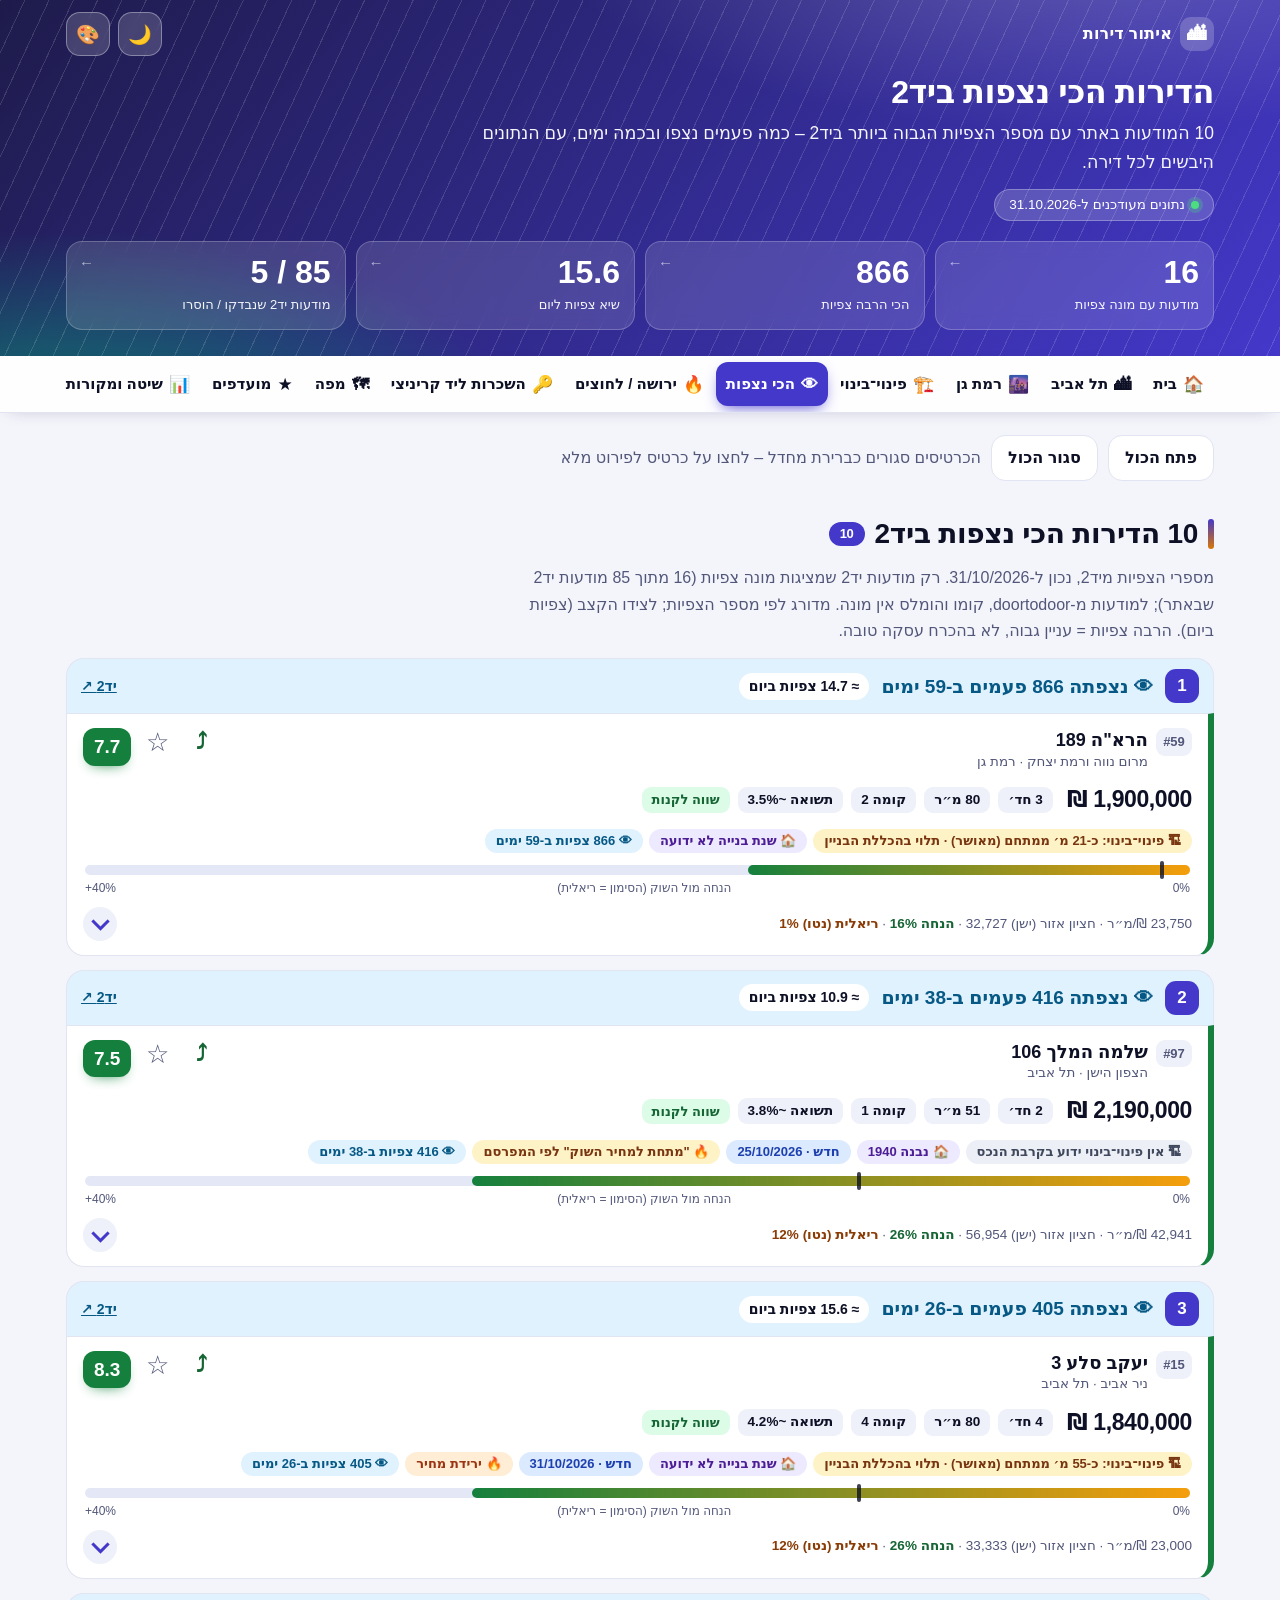
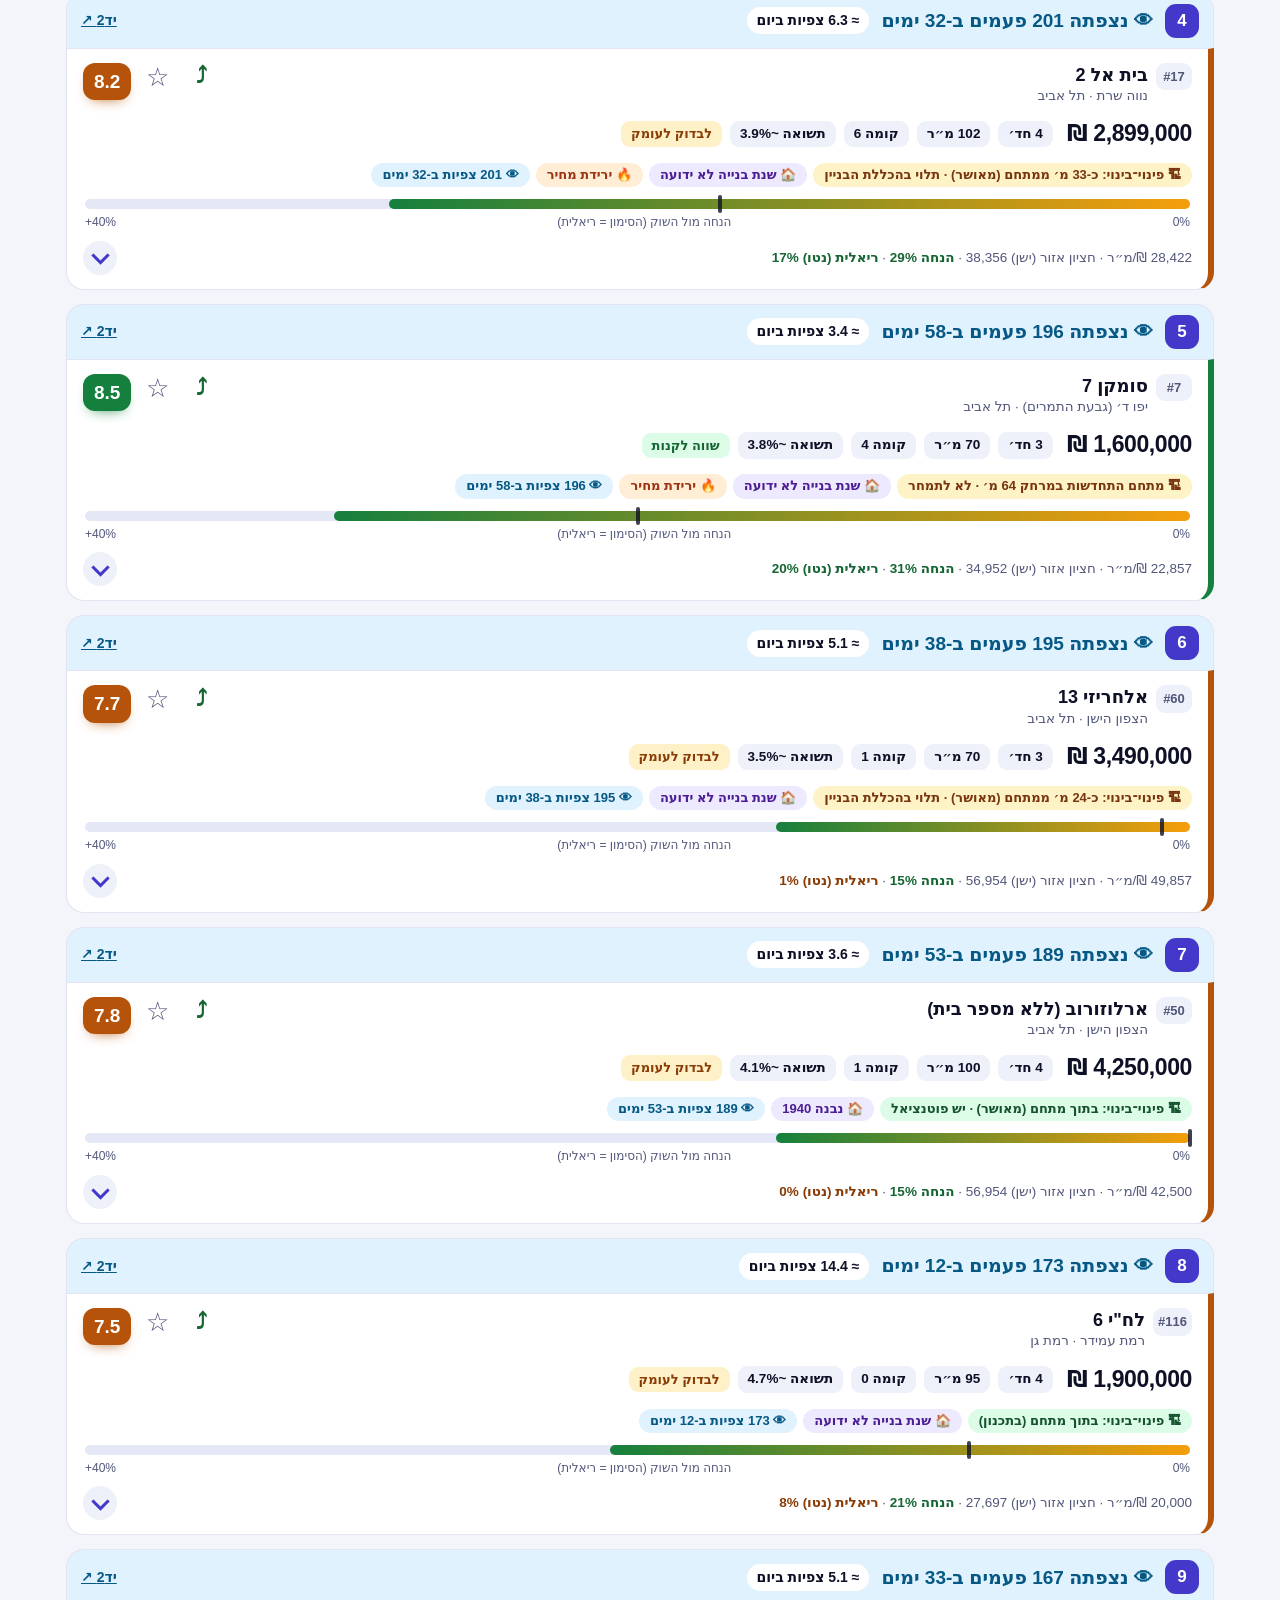
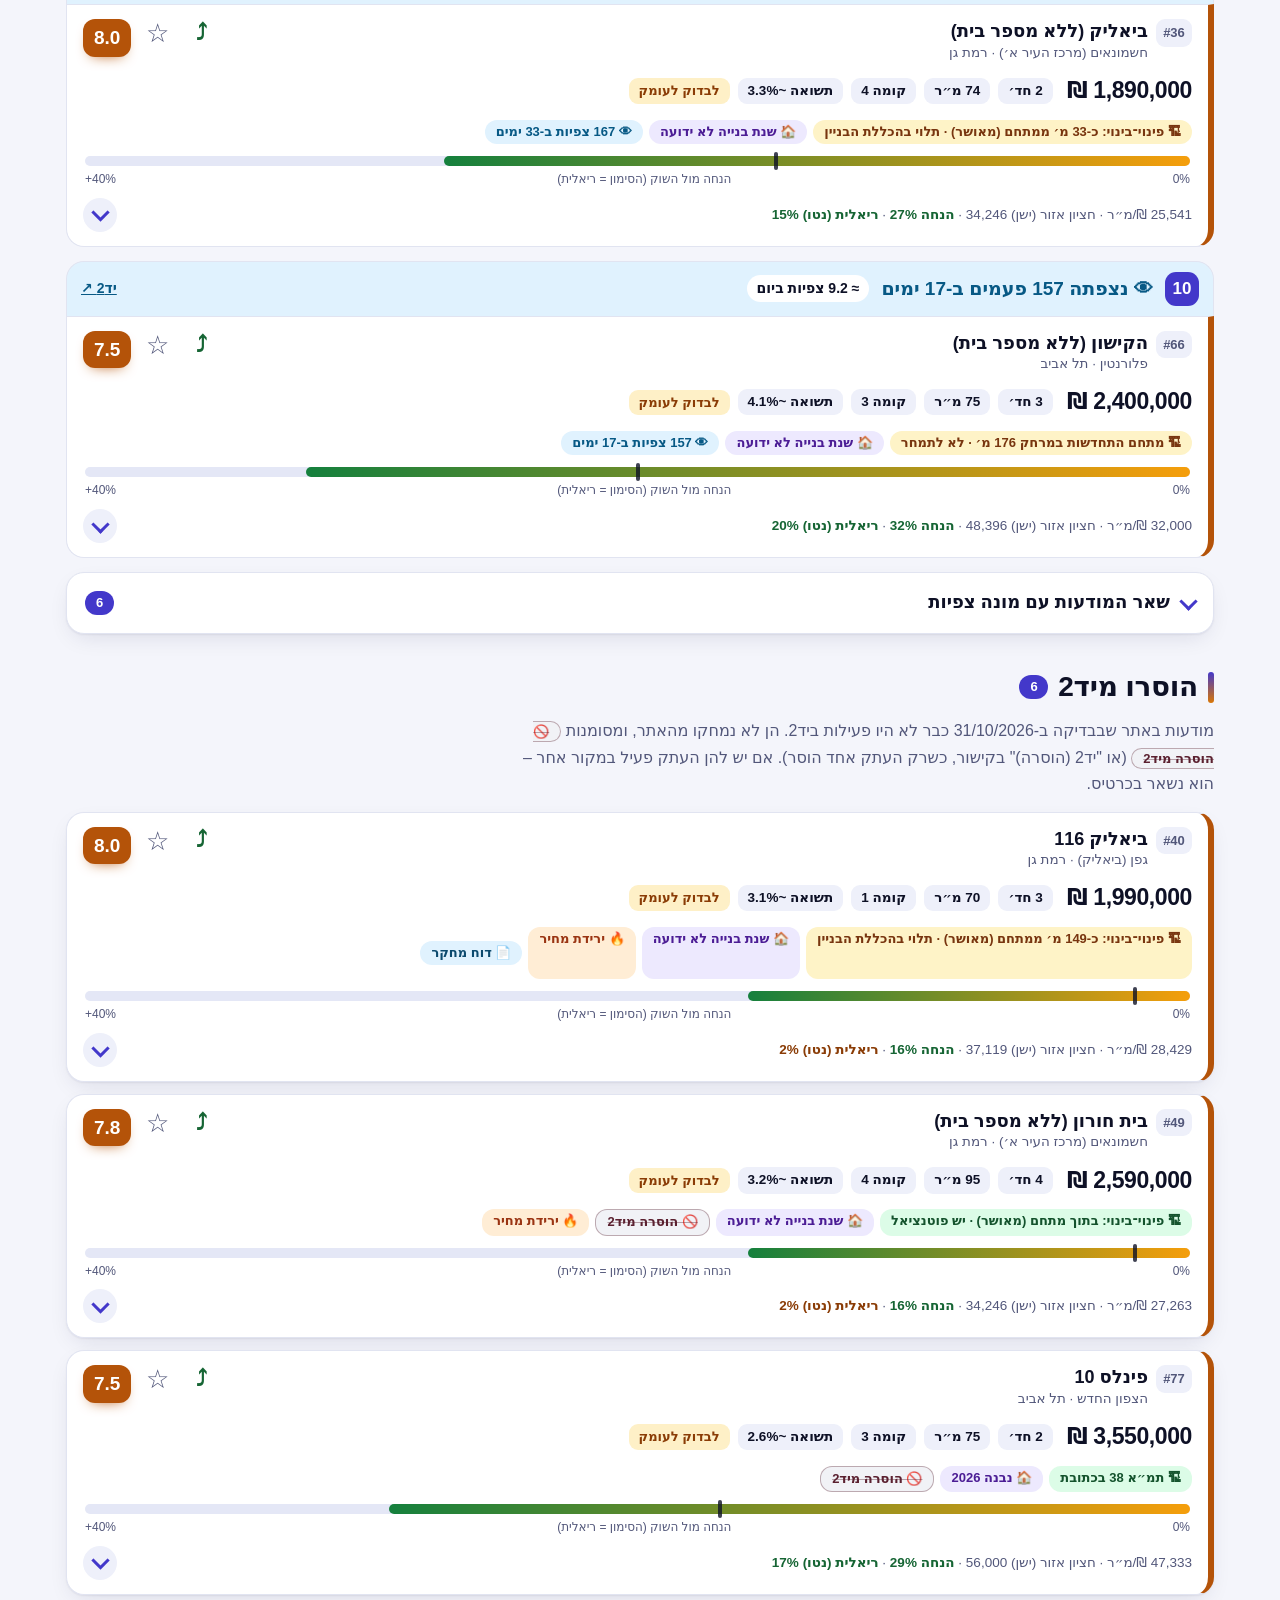
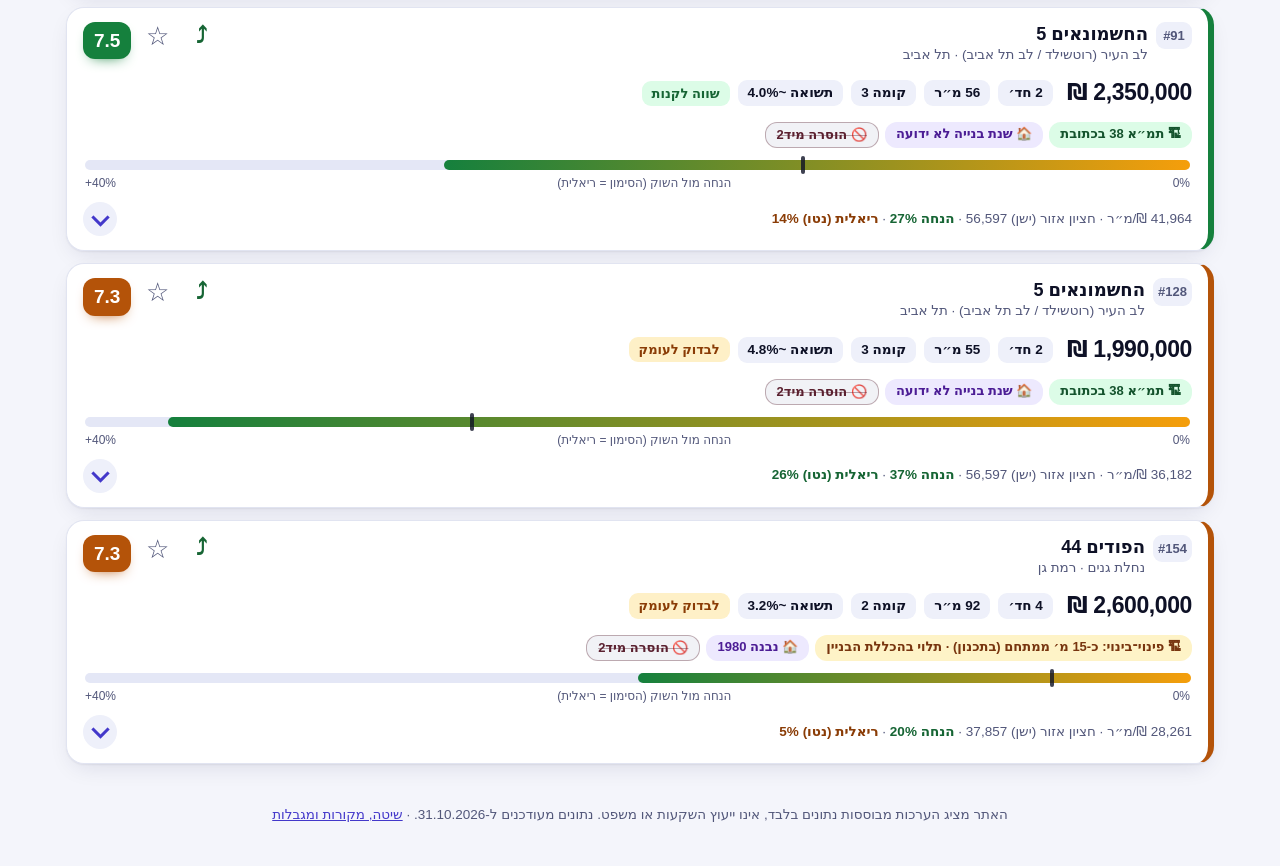
<file: most-viewed.html>
<!DOCTYPE html>
<html lang="he" dir="rtl">
<head>
<meta charset="utf-8">
<meta name="viewport" content="width=device-width, initial-scale=1, viewport-fit=cover">
<meta name="robots" content="noindex,nofollow">
<meta name="theme-color" content="#1e1b4b">
<script>(function(){var h=document.documentElement;try{var t=localStorage.getItem("rs_theme_v1")||"indigo",m=localStorage.getItem("rs_mode_v1")||"auto";h.dataset.theme=t;h.dataset.mode=(m==="dark"||(m==="auto"&&window.matchMedia&&matchMedia("(prefers-color-scheme:dark)").matches))?"dark":"light"}catch(e){h.dataset.theme="indigo";h.dataset.mode="light"}})()</script>
<title>הכי נצפות – איתור דירות להשקעה</title>
<link rel="stylesheet" href="app.css">
</head>
<body data-page="views">
<a class="skip" href="#main">דלג לתוכן</a>
<header class="hero small"><div class="wrap">
 <div class="topbar"><a class="brandmark" href="index.html"><i aria-hidden="true">🏙</i><span>איתור דירות</span></a><div class="ctl" id="ctl"></div></div>
 <h1>הדירות הכי נצפות ביד2</h1>
 <div class="sub">10 המודעות באתר עם מספר הצפיות הגבוה ביותר ביד2 – כמה פעמים נצפו ובכמה ימים, עם הנתונים היבשים לכל דירה.</div>
 <span class="badge-date">נתונים מעודכנים ל-31.10.2026</span>
 <div class="metrics" id="metrics"></div>
</div></header>
<nav class="toc" aria-label="ניווט ראשי"><div class="wrap"><a href="index.html"><span class="ic" aria-hidden="true">🏠</span><span class="l">בית</span><span class="s" aria-hidden="true">בית</span></a><a href="tel-aviv.html"><span class="ic" aria-hidden="true">🏙</span><span class="l">תל אביב</span><span class="s" aria-hidden="true">ת״א</span></a><a href="ramat-gan.html"><span class="ic" aria-hidden="true">🌆</span><span class="l">רמת גן</span><span class="s" aria-hidden="true">ר״ג</span></a><a href="pinui-binui.html"><span class="ic" aria-hidden="true">🏗️</span><span class="l">פינוי־בינוי</span><span class="s" aria-hidden="true">פינוי־בינוי</span></a><a href="most-viewed.html" class="cur" aria-current="page"><span class="ic" aria-hidden="true">👁</span><span class="l">הכי נצפות</span><span class="s" aria-hidden="true">נצפות</span></a><a href="motivated.html"><span class="ic" aria-hidden="true">🔥</span><span class="l">ירושה / לחוצים</span><span class="s" aria-hidden="true">לחוצים</span></a><a href="rentals.html"><span class="ic" aria-hidden="true">🔑</span><span class="l">השכרות ליד קריניצי</span><span class="s" aria-hidden="true">השכרות</span></a><a href="map.html"><span class="ic" aria-hidden="true">🗺</span><span class="l">מפה</span><span class="s" aria-hidden="true">מפה</span></a><a href="favorites.html"><span class="ic" aria-hidden="true">★</span><span class="l">מועדפים <span class="n" id="favN"></span></span><span class="s" aria-hidden="true">מועדפים</span></a><a href="methodology.html"><span class="ic" aria-hidden="true">📊</span><span class="l">שיטה ומקורות</span><span class="s" aria-hidden="true">שיטה</span></a></div></nav>
<main class="wrap" id="main">
<section class="blk" id="mv"><h2>10 הדירות הכי נצפות ביד2 <span class="cnt" id="mvCnt"></span></h2>
 <p class="lead" id="mvNote"></p>
 <div class="cards" id="mvCards"></div>
 <div id="mvRest"></div></section>
<section class="blk" id="removed"><h2>הוסרו מיד2 <span class="cnt" id="rmCnt"></span></h2>
 <p class="lead" id="rmNote"></p><div class="cards" id="rmCards"></div></section>
</main>
<footer>האתר מציג הערכות מבוססות נתונים בלבד, אינו ייעוץ השקעות או משפט. נתונים מעודכנים ל-31.10.2026. · <a href="methodology.html">שיטה, מקורות ומגבלות</a></footer>
<script src="data.js"></script>
<script src="research.js"></script>
<script src="app.js"></script>
</body>
</html>
</file>
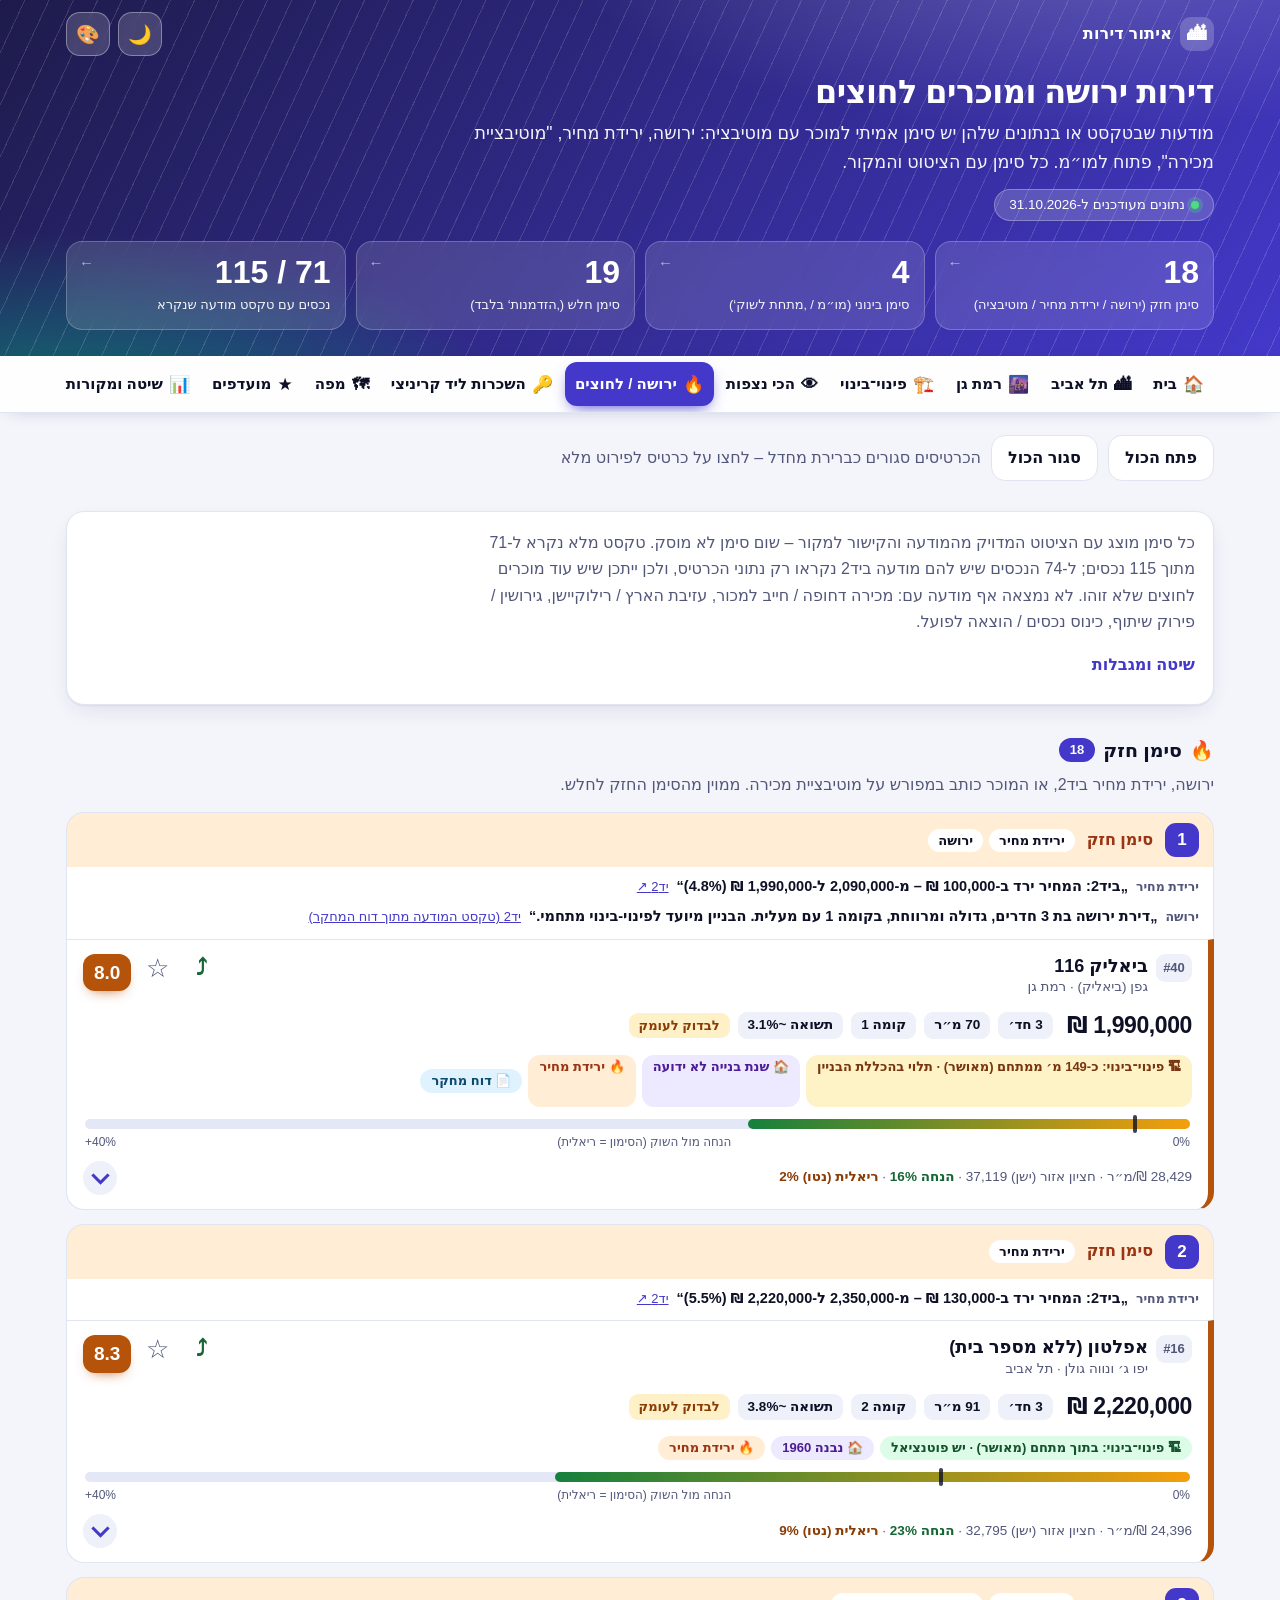
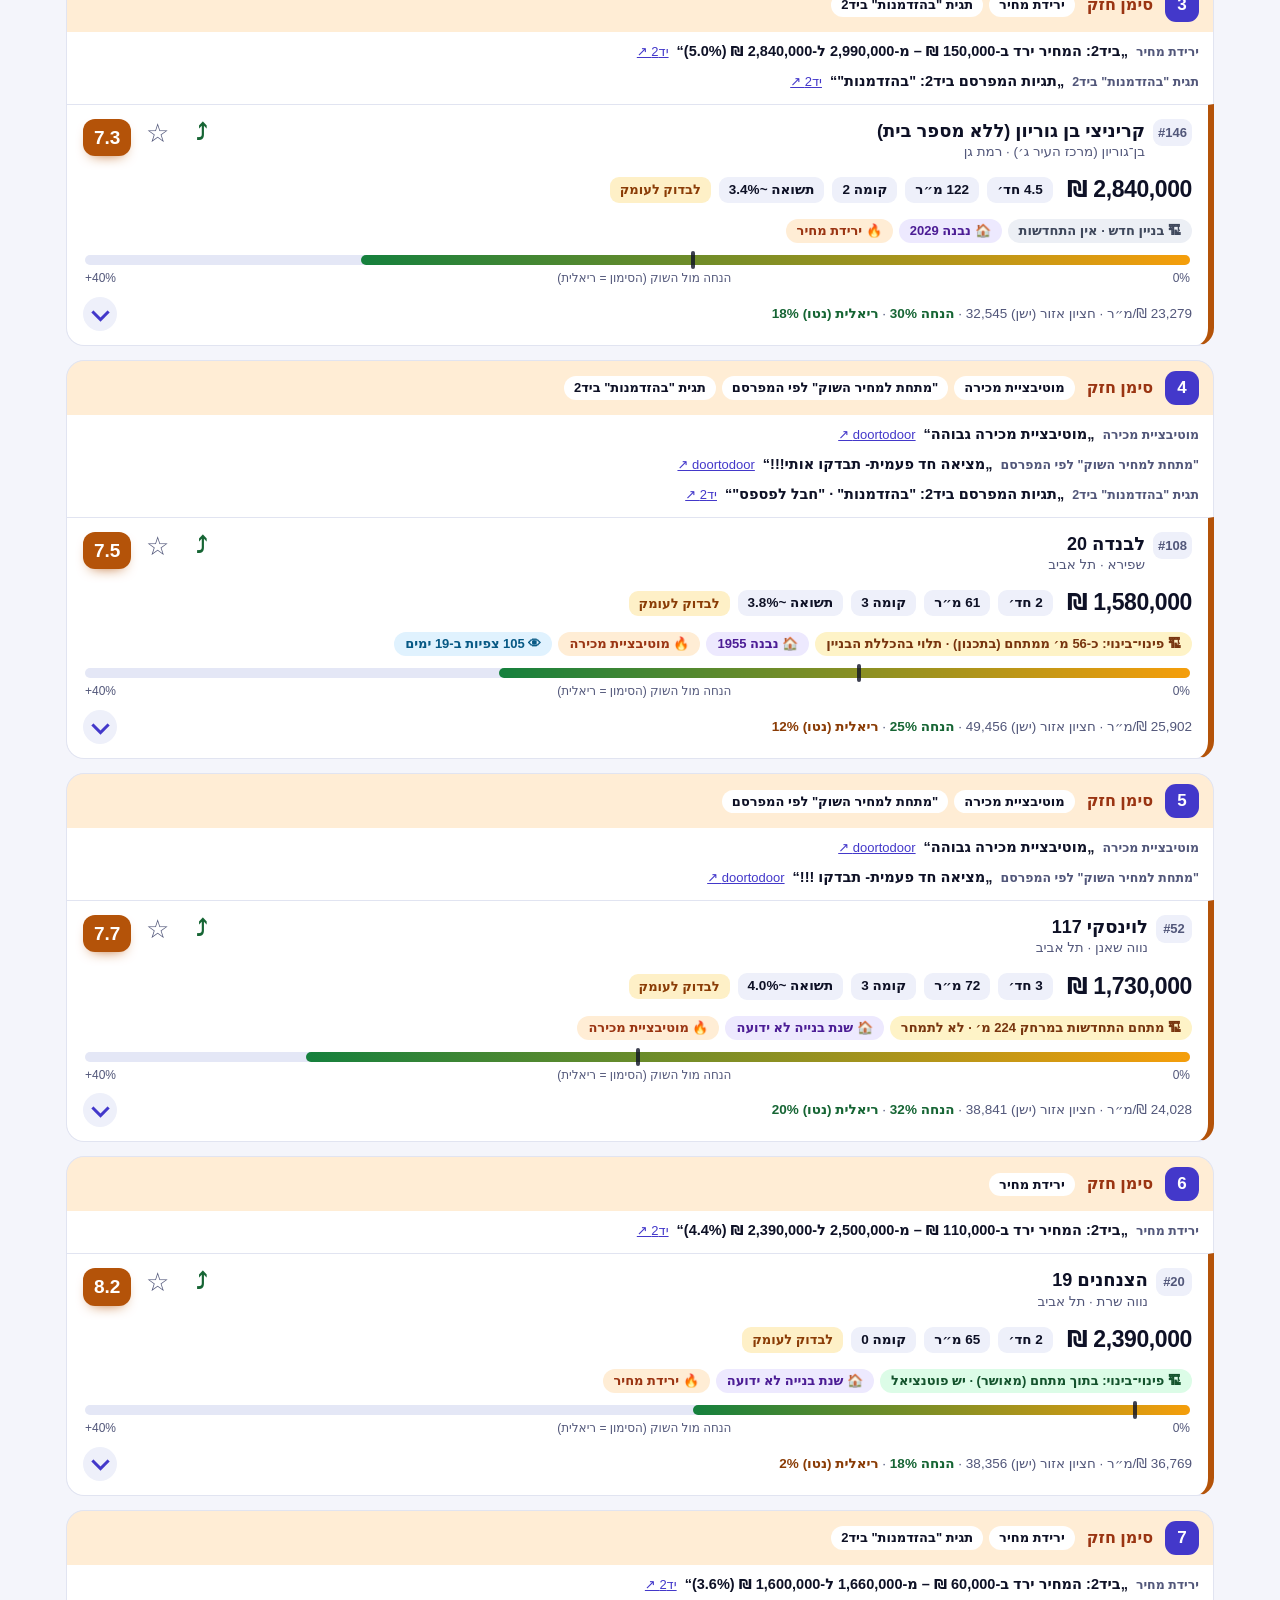
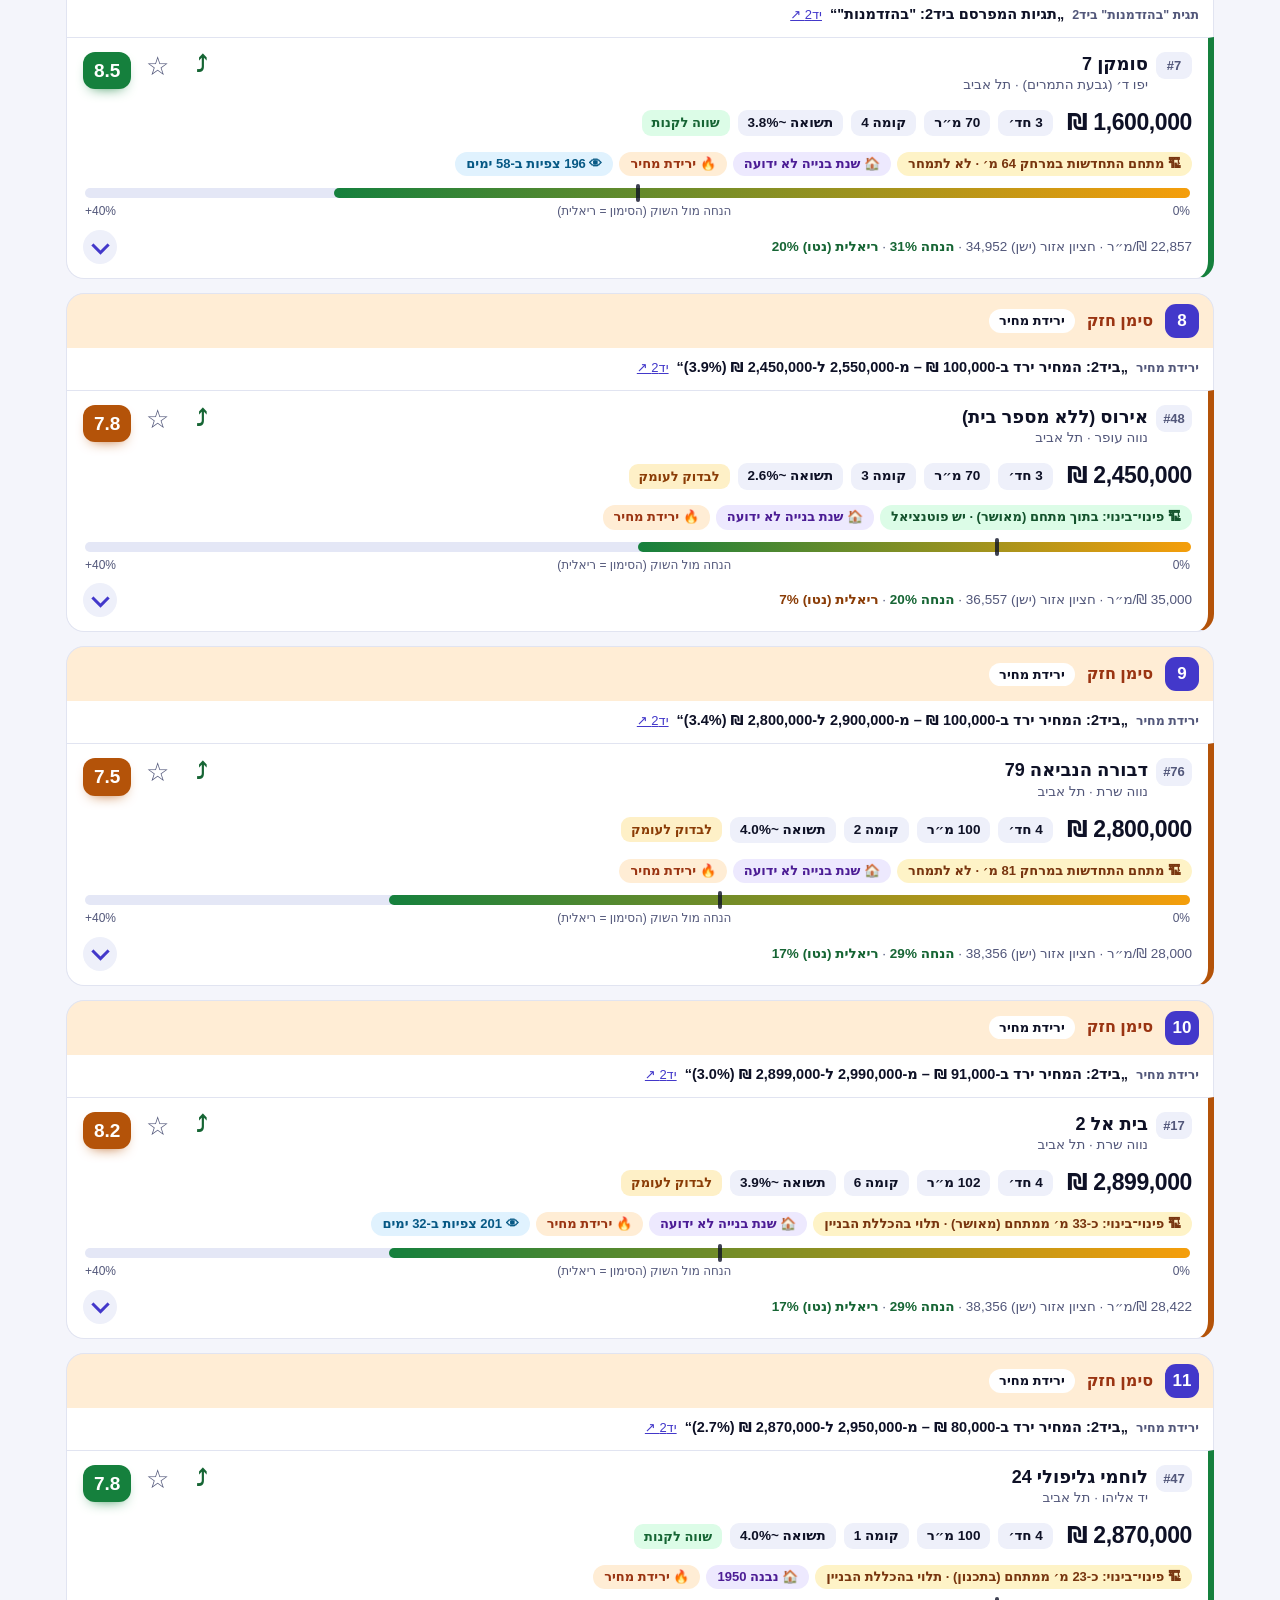
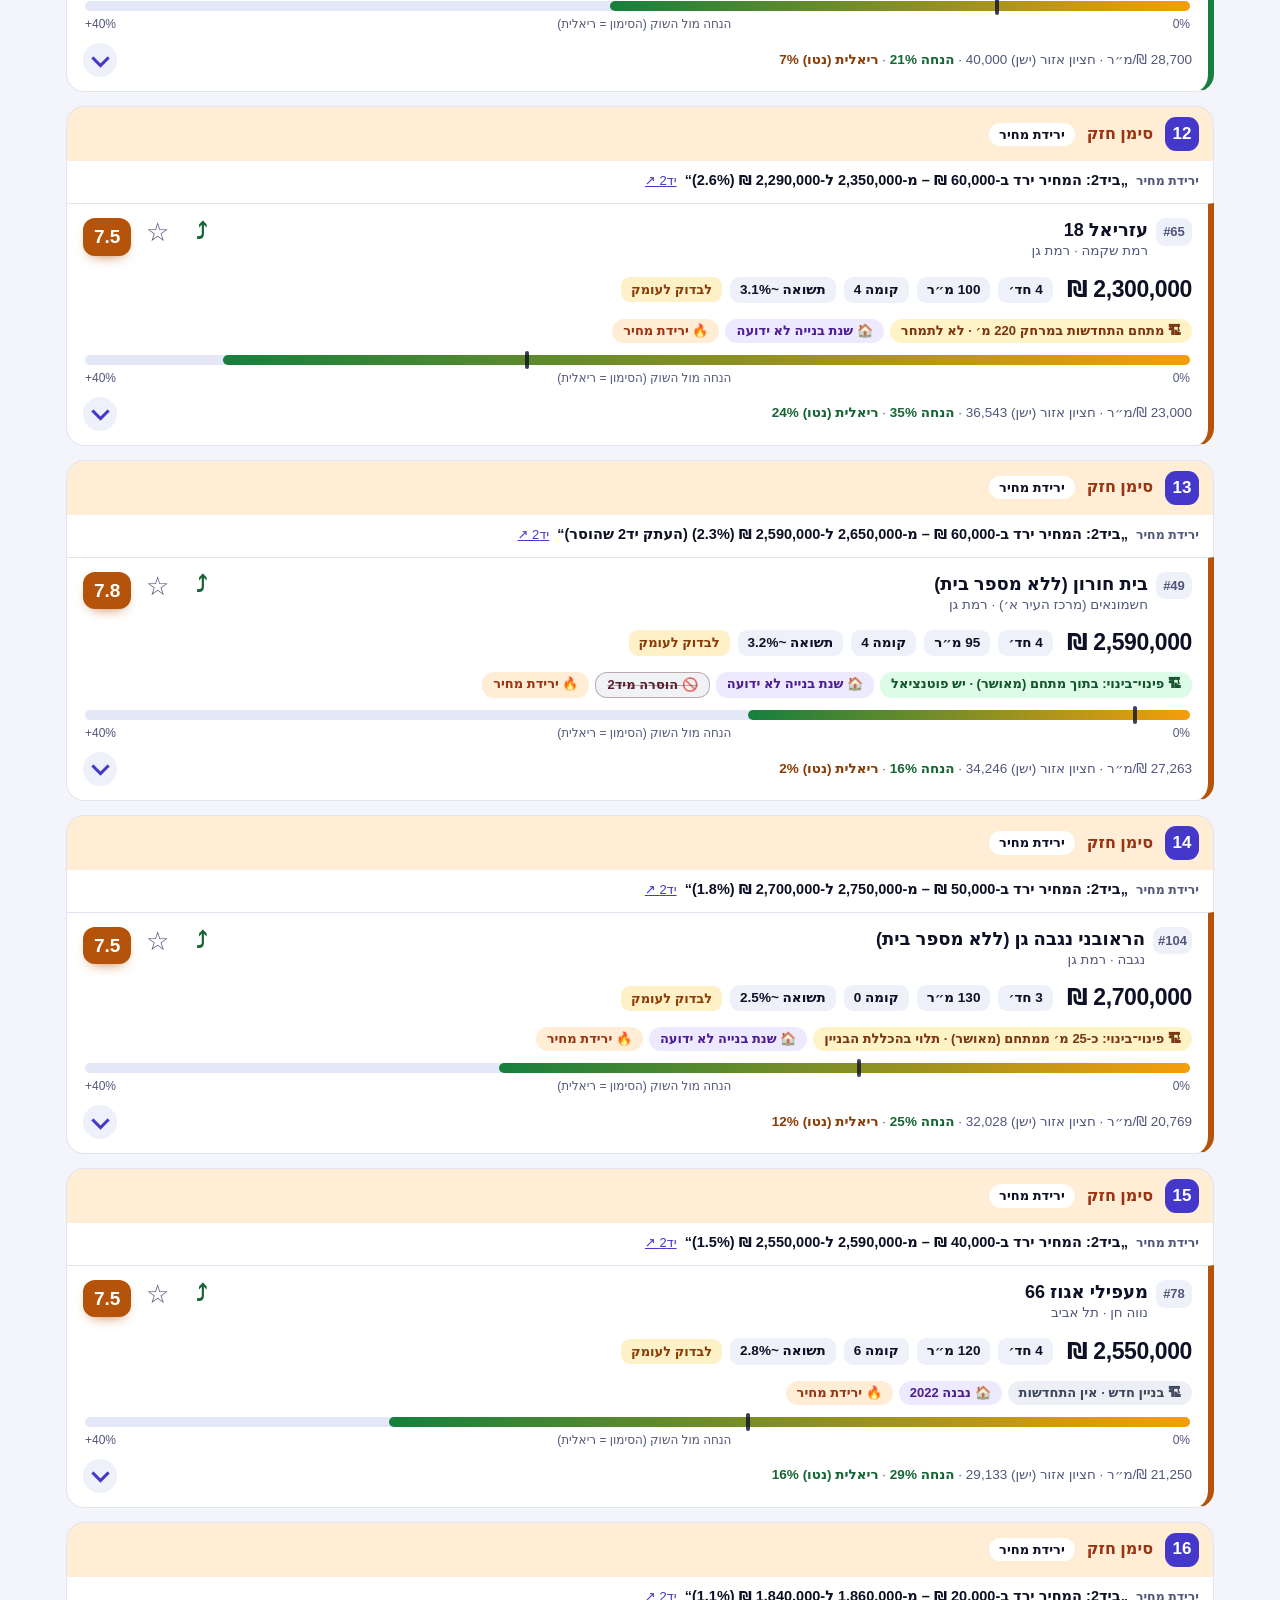
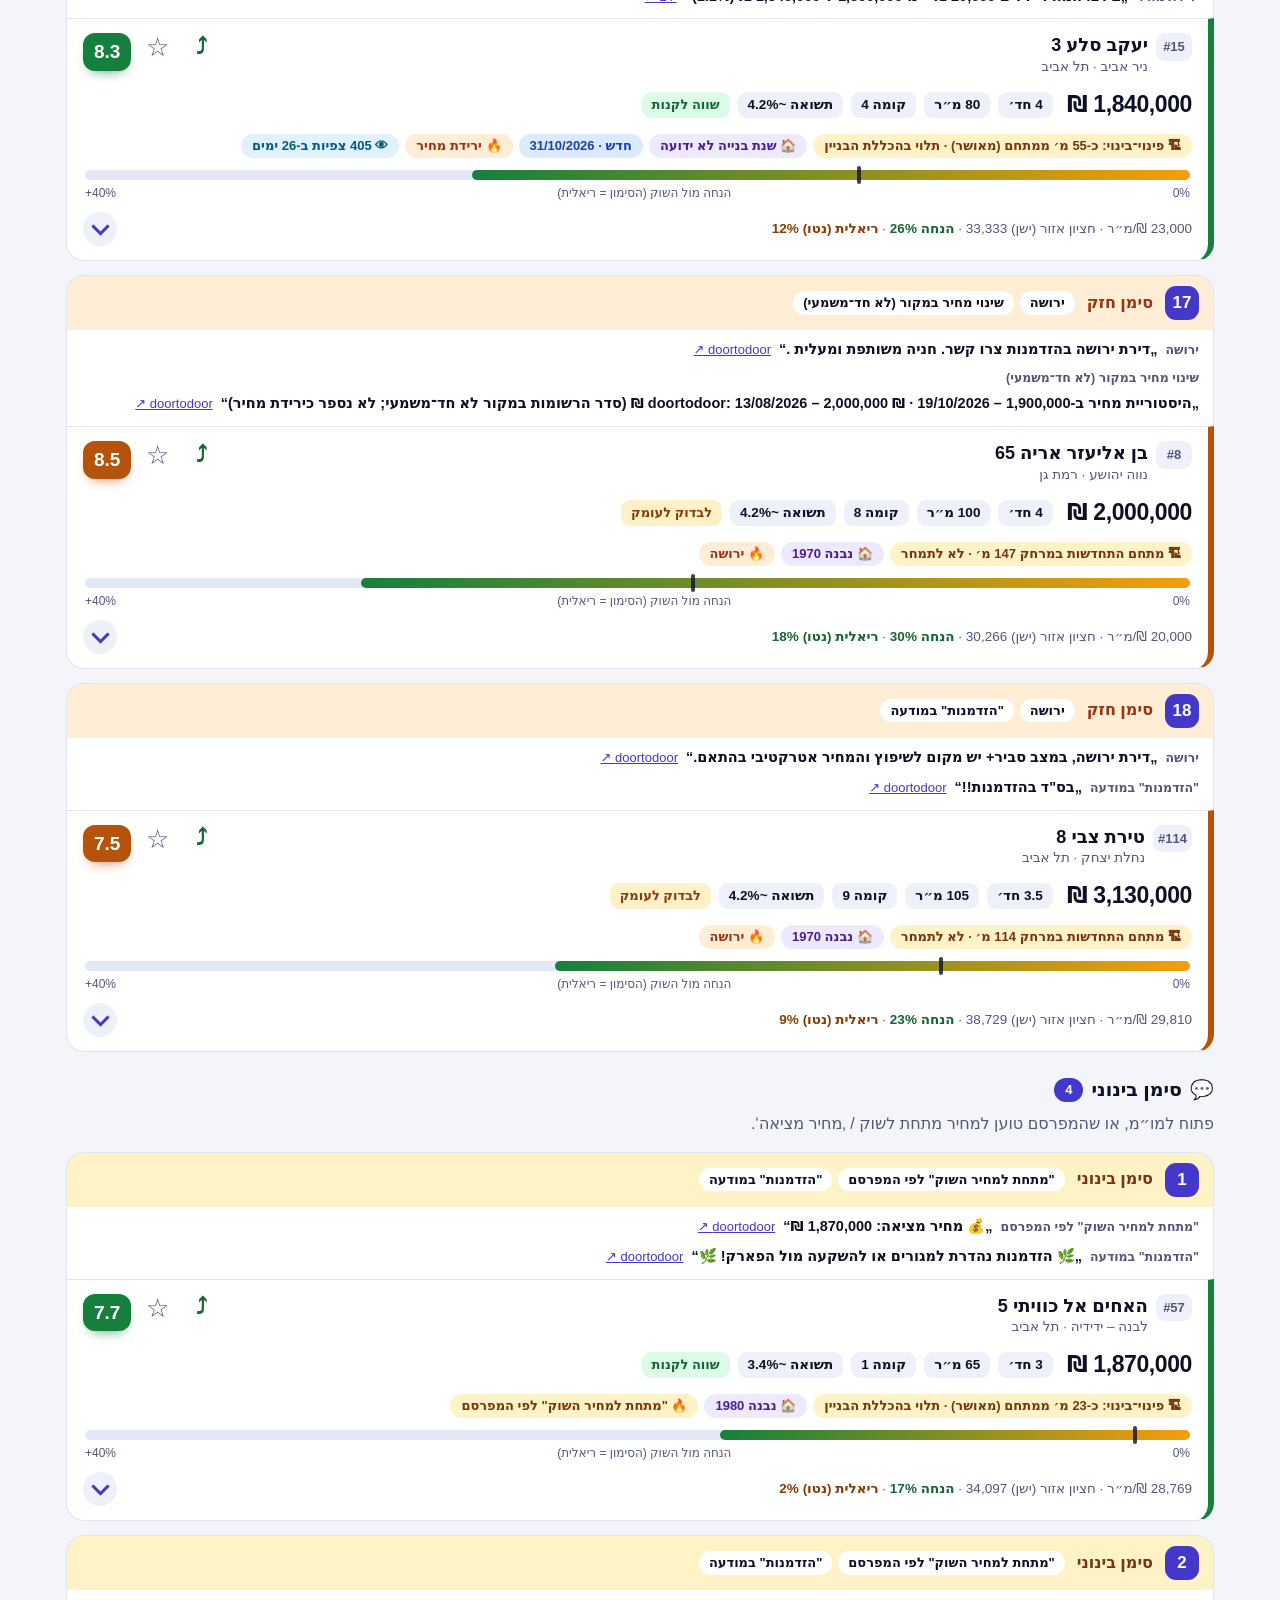
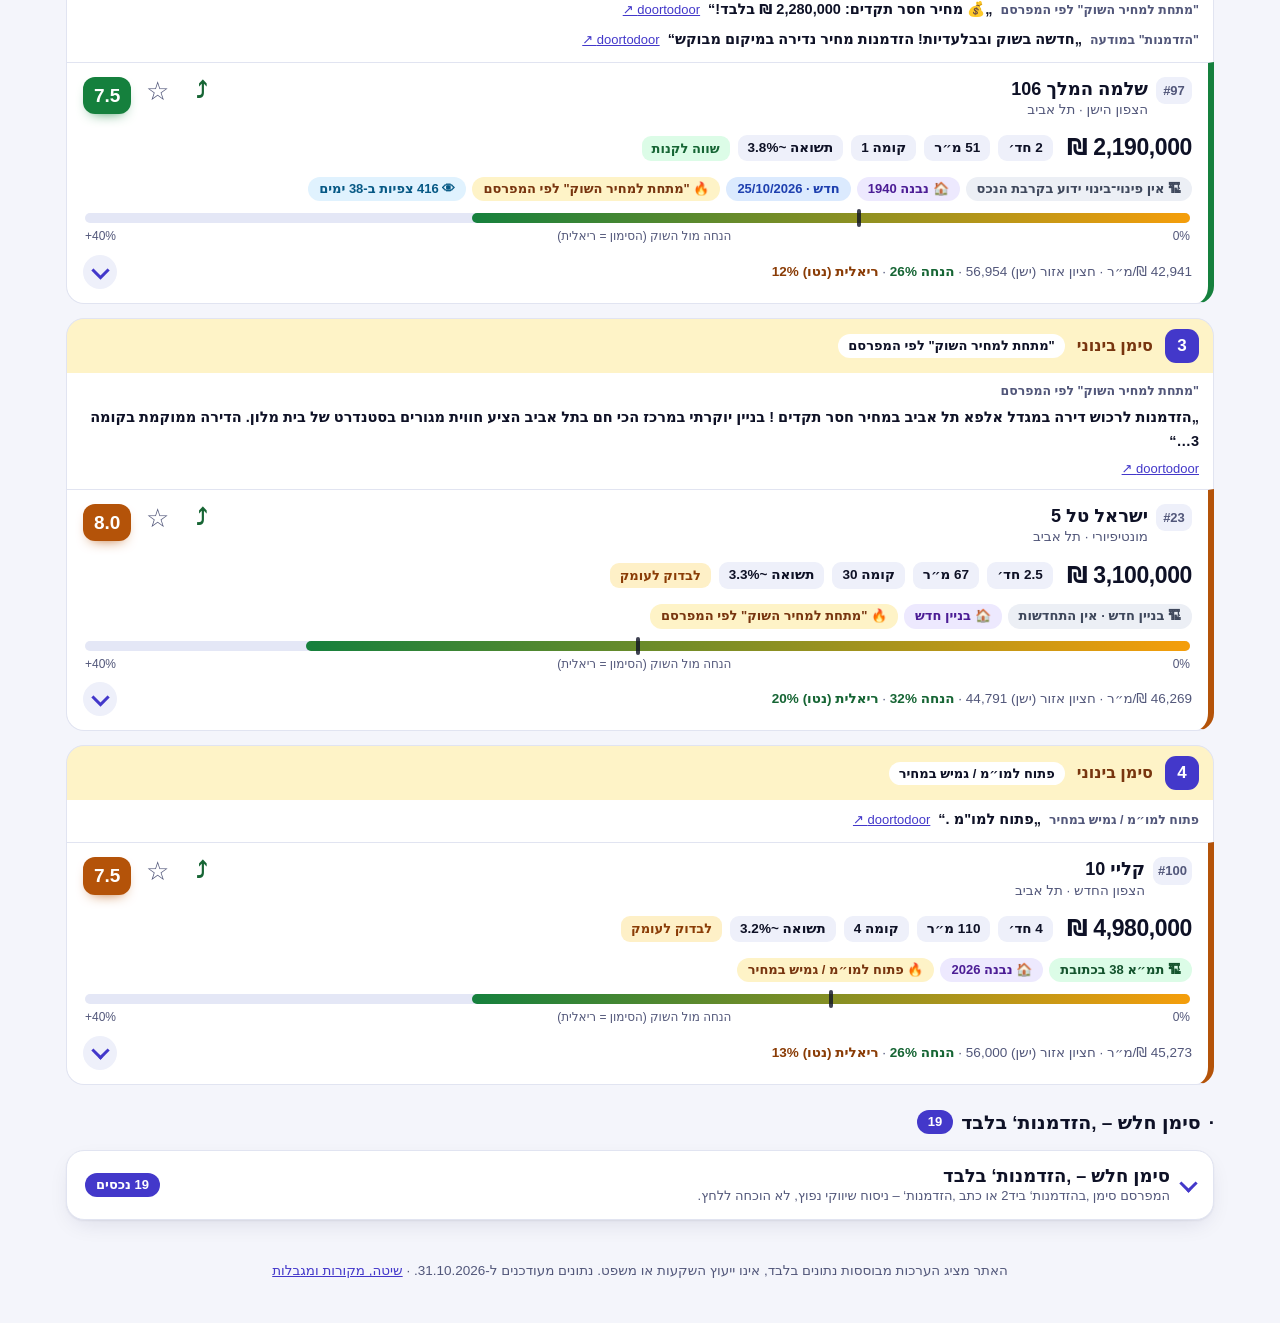
<file: motivated.html>
<!DOCTYPE html>
<html lang="he" dir="rtl">
<head>
<meta charset="utf-8">
<meta name="viewport" content="width=device-width, initial-scale=1, viewport-fit=cover">
<meta name="robots" content="noindex,nofollow">
<meta name="theme-color" content="#1e1b4b">
<script>(function(){var h=document.documentElement;try{var t=localStorage.getItem("rs_theme_v1")||"indigo",m=localStorage.getItem("rs_mode_v1")||"auto";h.dataset.theme=t;h.dataset.mode=(m==="dark"||(m==="auto"&&window.matchMedia&&matchMedia("(prefers-color-scheme:dark)").matches))?"dark":"light"}catch(e){h.dataset.theme="indigo";h.dataset.mode="light"}})()</script>
<title>ירושה / מוכרים לחוצים – איתור דירות להשקעה</title>
<link rel="stylesheet" href="app.css">
</head>
<body data-page="mot">
<a class="skip" href="#main">דלג לתוכן</a>
<header class="hero small"><div class="wrap">
 <div class="topbar"><a class="brandmark" href="index.html"><i aria-hidden="true">🏙</i><span>איתור דירות</span></a><div class="ctl" id="ctl"></div></div>
 <h1>דירות ירושה ומוכרים לחוצים</h1>
 <div class="sub">מודעות שבטקסט או בנתונים שלהן יש סימן אמיתי למוכר עם מוטיבציה: ירושה, ירידת מחיר, "מוטיבציית מכירה", פתוח למו״מ. כל סימן עם הציטוט והמקור.</div>
 <span class="badge-date">נתונים מעודכנים ל-31.10.2026</span>
 <div class="metrics" id="metrics"></div>
</div></header>
<nav class="toc" aria-label="ניווט ראשי"><div class="wrap"><a href="index.html"><span class="ic" aria-hidden="true">🏠</span><span class="l">בית</span><span class="s" aria-hidden="true">בית</span></a><a href="tel-aviv.html"><span class="ic" aria-hidden="true">🏙</span><span class="l">תל אביב</span><span class="s" aria-hidden="true">ת״א</span></a><a href="ramat-gan.html"><span class="ic" aria-hidden="true">🌆</span><span class="l">רמת גן</span><span class="s" aria-hidden="true">ר״ג</span></a><a href="pinui-binui.html"><span class="ic" aria-hidden="true">🏗️</span><span class="l">פינוי־בינוי</span><span class="s" aria-hidden="true">פינוי־בינוי</span></a><a href="most-viewed.html"><span class="ic" aria-hidden="true">👁</span><span class="l">הכי נצפות</span><span class="s" aria-hidden="true">נצפות</span></a><a href="motivated.html" class="cur" aria-current="page"><span class="ic" aria-hidden="true">🔥</span><span class="l">ירושה / לחוצים</span><span class="s" aria-hidden="true">לחוצים</span></a><a href="rentals.html"><span class="ic" aria-hidden="true">🔑</span><span class="l">השכרות ליד קריניצי</span><span class="s" aria-hidden="true">השכרות</span></a><a href="map.html"><span class="ic" aria-hidden="true">🗺</span><span class="l">מפה</span><span class="s" aria-hidden="true">מפה</span></a><a href="favorites.html"><span class="ic" aria-hidden="true">★</span><span class="l">מועדפים <span class="n" id="favN"></span></span><span class="s" aria-hidden="true">מועדפים</span></a><a href="methodology.html"><span class="ic" aria-hidden="true">📊</span><span class="l">שיטה ומקורות</span><span class="s" aria-hidden="true">שיטה</span></a></div></nav>
<main class="wrap" id="main">
<section class="blk" id="motintro"><div class="panel" id="motInfo"></div></section>
<section class="blk" id="motlist"><div id="motGroups"></div></section>
</main>
<footer>האתר מציג הערכות מבוססות נתונים בלבד, אינו ייעוץ השקעות או משפט. נתונים מעודכנים ל-31.10.2026. · <a href="methodology.html">שיטה, מקורות ומגבלות</a></footer>
<script src="data.js"></script>
<script src="research.js"></script>
<script src="app.js"></script>
</body>
</html>
</file>
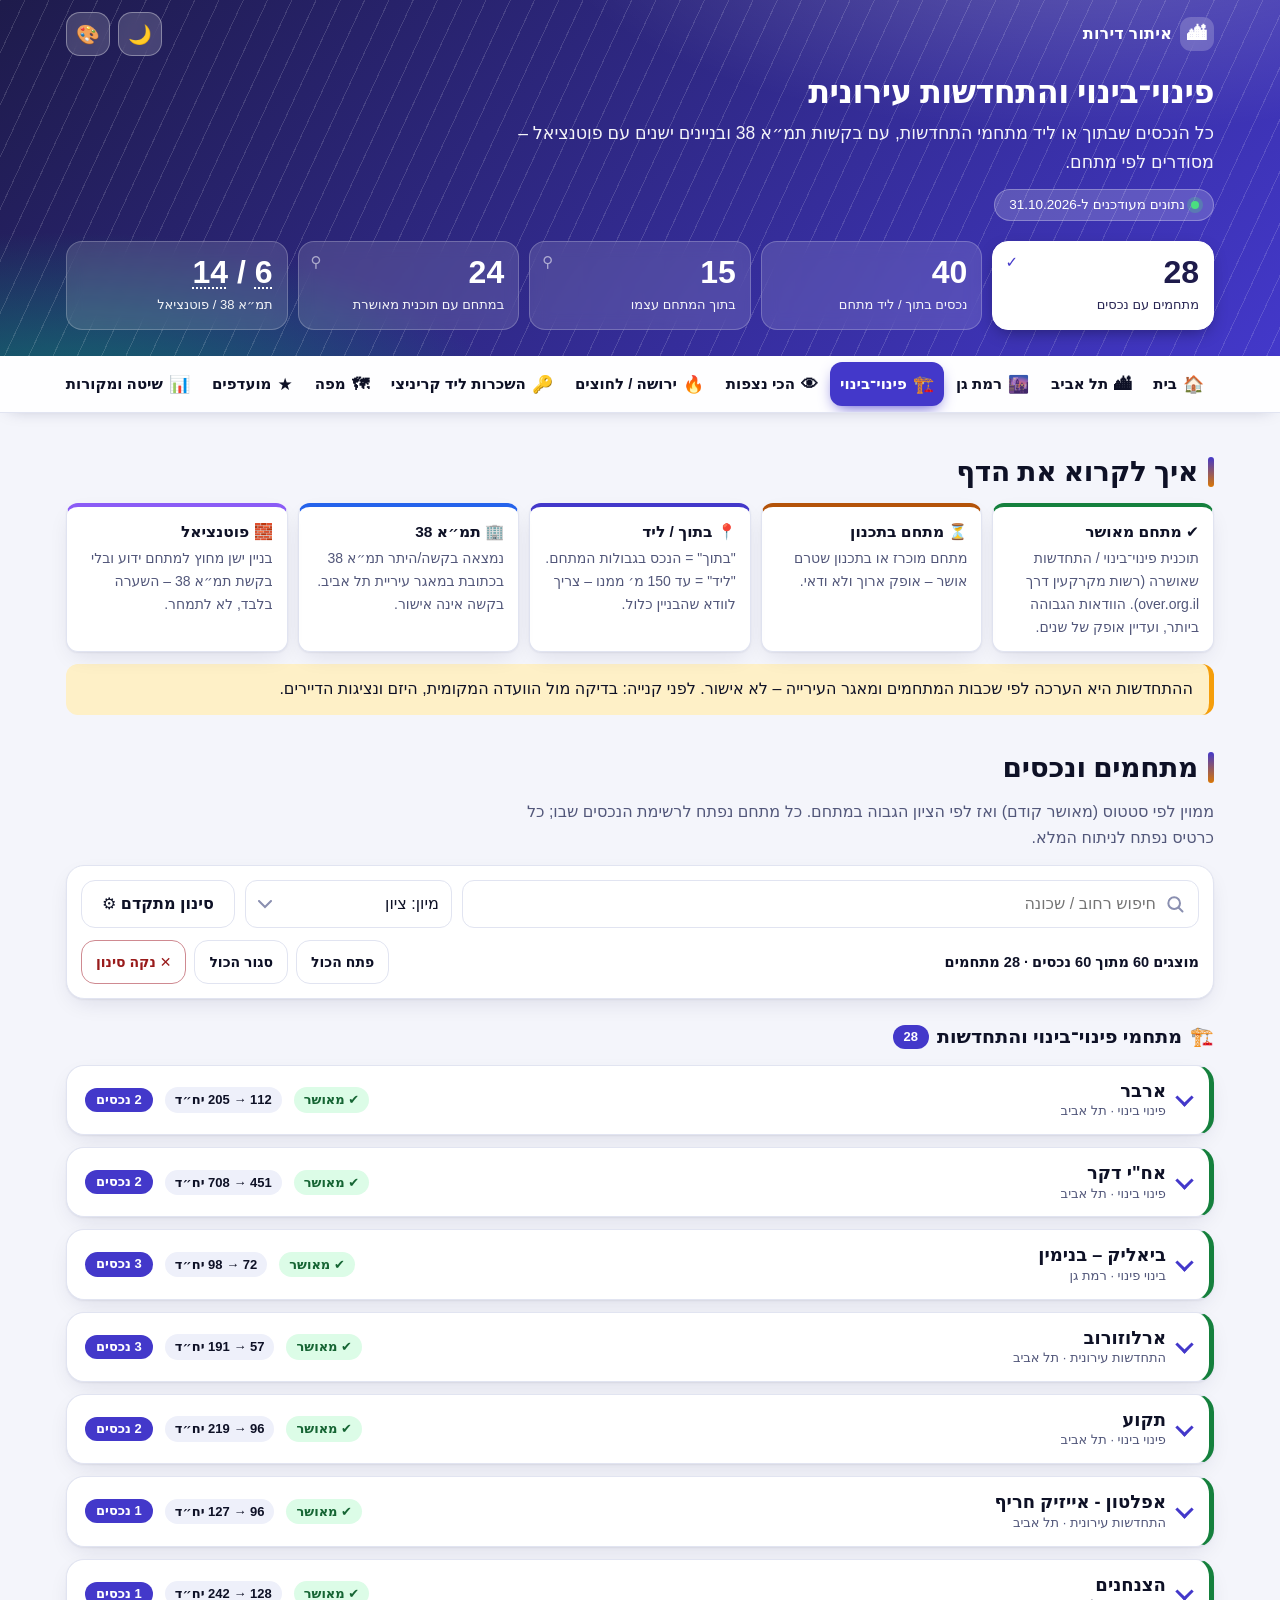
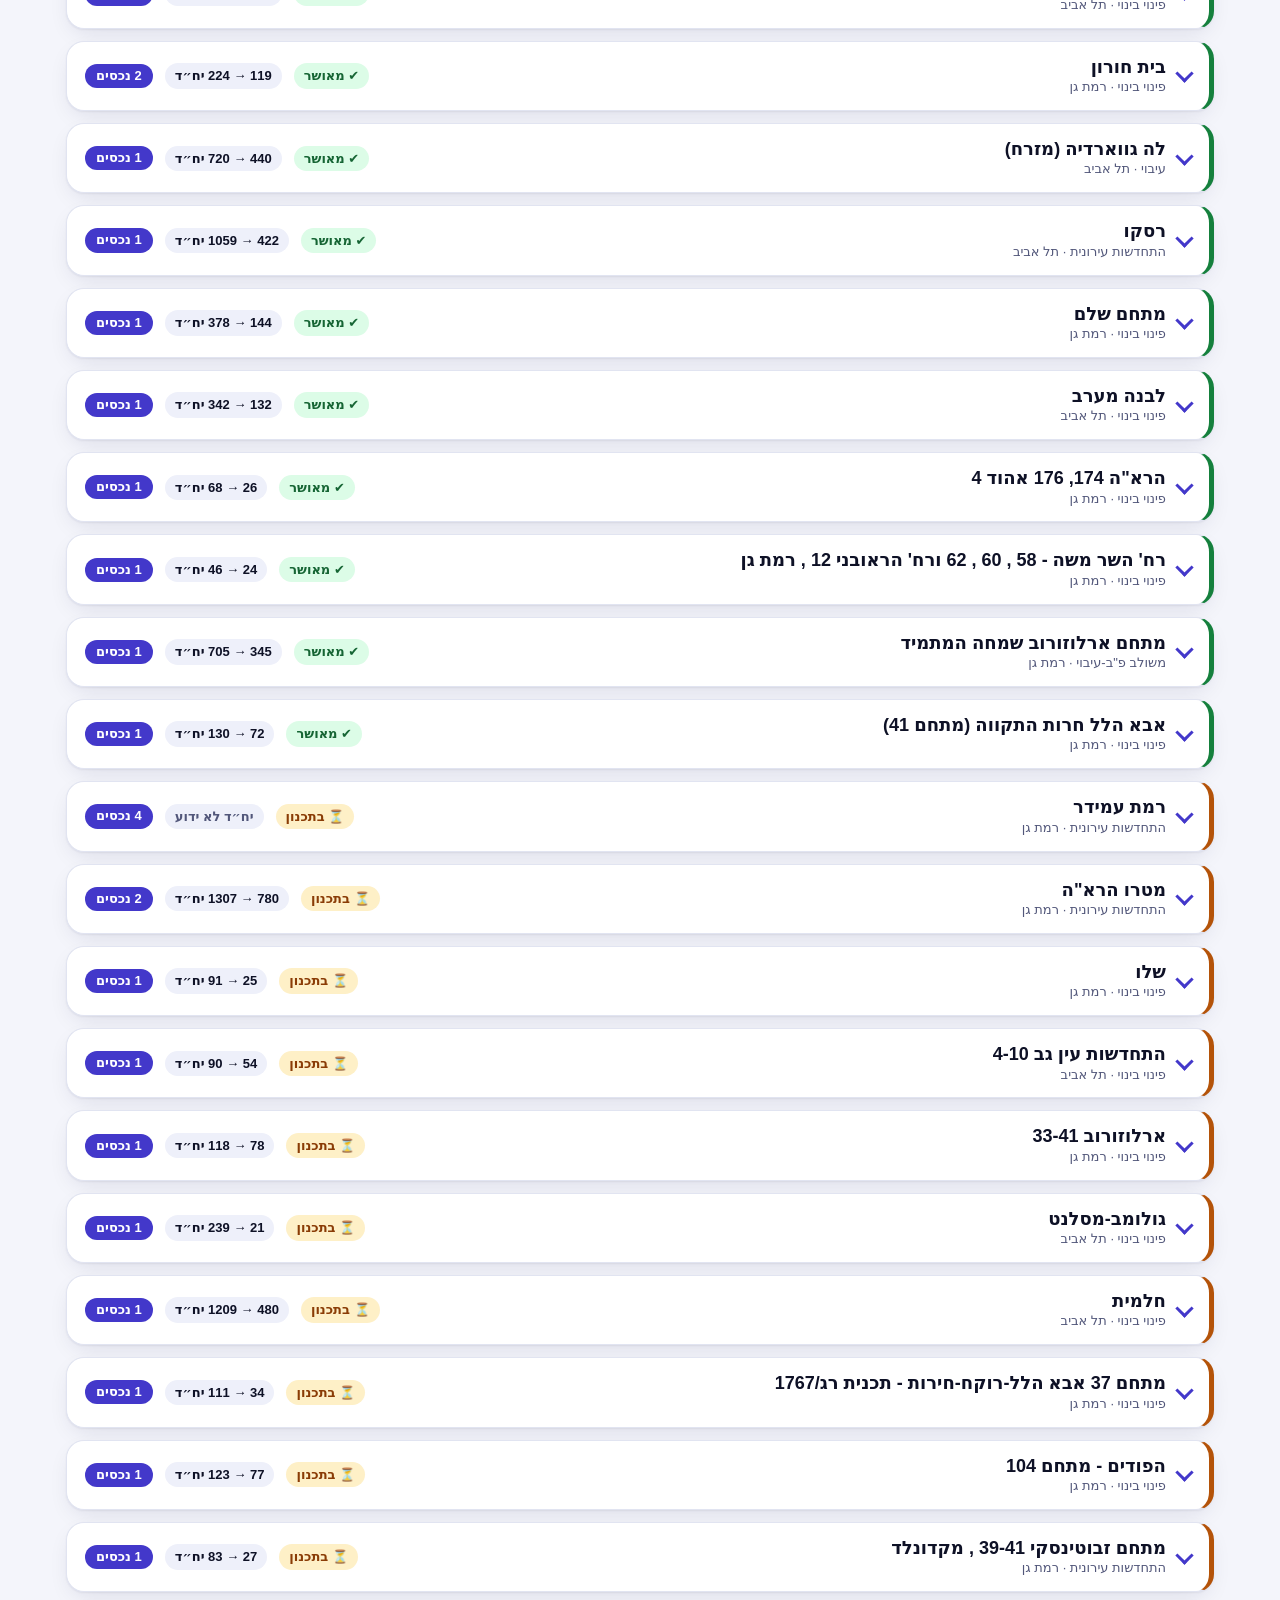
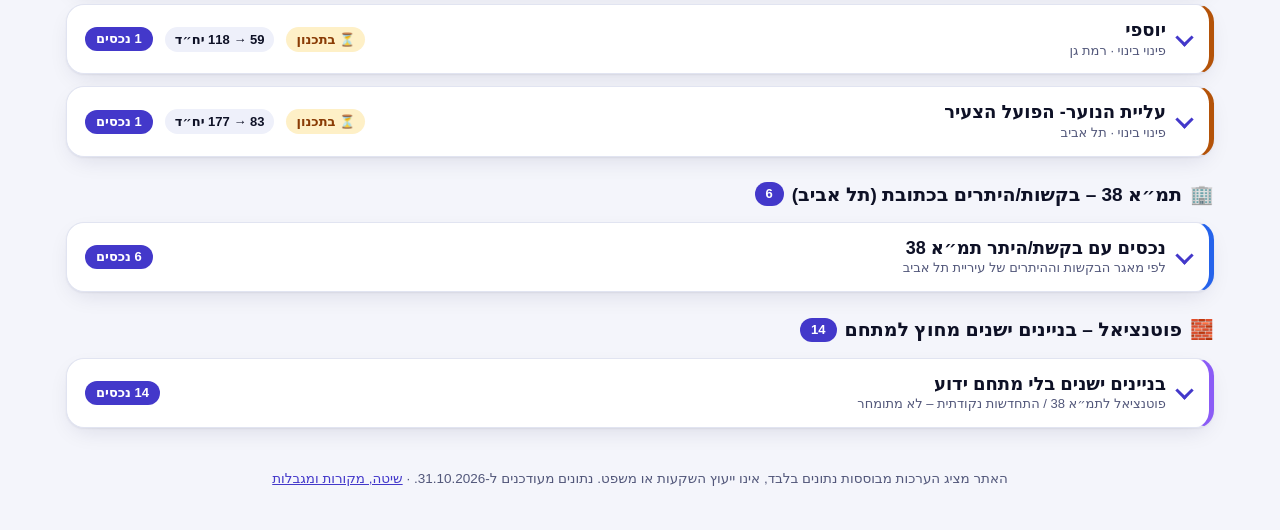
<file: pinui-binui.html>
<!DOCTYPE html>
<html lang="he" dir="rtl">
<head>
<meta charset="utf-8">
<meta name="viewport" content="width=device-width, initial-scale=1, viewport-fit=cover">
<meta name="robots" content="noindex,nofollow">
<meta name="theme-color" content="#1e1b4b">
<script>(function(){var h=document.documentElement;try{var t=localStorage.getItem("rs_theme_v1")||"indigo",m=localStorage.getItem("rs_mode_v1")||"auto";h.dataset.theme=t;h.dataset.mode=(m==="dark"||(m==="auto"&&window.matchMedia&&matchMedia("(prefers-color-scheme:dark)").matches))?"dark":"light"}catch(e){h.dataset.theme="indigo";h.dataset.mode="light"}})()</script>
<title>פינוי־בינוי והתחדשות – איתור דירות להשקעה</title>
<link rel="stylesheet" href="app.css">
</head>
<body data-page="ren">
<a class="skip" href="#main">דלג לתוכן</a>
<header class="hero small"><div class="wrap">
 <div class="topbar"><a class="brandmark" href="index.html"><i aria-hidden="true">🏙</i><span>איתור דירות</span></a><div class="ctl" id="ctl"></div></div>
 <h1>פינוי־בינוי והתחדשות עירונית</h1>
 <div class="sub">כל הנכסים שבתוך או ליד מתחמי התחדשות, עם בקשות תמ״א 38 ובניינים ישנים עם פוטנציאל – מסודרים לפי מתחם.</div>
 <span class="badge-date">נתונים מעודכנים ל-31.10.2026</span>
 <div class="metrics" id="metrics"></div>
</div></header>
<nav class="toc" aria-label="ניווט ראשי"><div class="wrap"><a href="index.html"><span class="ic" aria-hidden="true">🏠</span><span class="l">בית</span><span class="s" aria-hidden="true">בית</span></a><a href="tel-aviv.html"><span class="ic" aria-hidden="true">🏙</span><span class="l">תל אביב</span><span class="s" aria-hidden="true">ת״א</span></a><a href="ramat-gan.html"><span class="ic" aria-hidden="true">🌆</span><span class="l">רמת גן</span><span class="s" aria-hidden="true">ר״ג</span></a><a href="pinui-binui.html" class="cur" aria-current="page"><span class="ic" aria-hidden="true">🏗️</span><span class="l">פינוי־בינוי</span><span class="s" aria-hidden="true">פינוי־בינוי</span></a><a href="most-viewed.html"><span class="ic" aria-hidden="true">👁</span><span class="l">הכי נצפות</span><span class="s" aria-hidden="true">נצפות</span></a><a href="motivated.html"><span class="ic" aria-hidden="true">🔥</span><span class="l">ירושה / לחוצים</span><span class="s" aria-hidden="true">לחוצים</span></a><a href="rentals.html"><span class="ic" aria-hidden="true">🔑</span><span class="l">השכרות ליד קריניצי</span><span class="s" aria-hidden="true">השכרות</span></a><a href="map.html"><span class="ic" aria-hidden="true">🗺</span><span class="l">מפה</span><span class="s" aria-hidden="true">מפה</span></a><a href="favorites.html"><span class="ic" aria-hidden="true">★</span><span class="l">מועדפים <span class="n" id="favN"></span></span><span class="s" aria-hidden="true">מועדפים</span></a><a href="methodology.html"><span class="ic" aria-hidden="true">📊</span><span class="l">שיטה ומקורות</span><span class="s" aria-hidden="true">שיטה</span></a></div></nav>
<main class="wrap" id="main">
<section class="blk" id="renintro"><h2>איך לקרוא את הדף</h2><div class="rcats"><div class="rcat ap"><b>✔ מתחם מאושר</b><span>תוכנית פינוי־בינוי / התחדשות שאושרה (רשות מקרקעין דרך over.org.il). הוודאות הגבוהה ביותר, ועדיין אופק של שנים.</span></div><div class="rcat pl"><b>⏳ מתחם בתכנון</b><span>מתחם מוכרז או בתכנון שטרם אושר – אופק ארוך ולא ודאי.</span></div><div class="rcat in"><b>📍 בתוך / ליד</b><span>"בתוך" = הנכס בגבולות המתחם. "ליד" = עד 150 מ׳ ממנו – צריך לוודא שהבניין כלול.</span></div><div class="rcat t"><b>🏢 תמ״א 38</b><span>נמצאה בקשה/היתר תמ״א 38 בכתובת במאגר עיריית תל אביב. בקשה אינה אישור.</span></div><div class="rcat p"><b>🧱 פוטנציאל</b><span>בניין ישן מחוץ למתחם ידוע ובלי בקשת תמ״א 38 – השערה בלבד, לא לתמחר.</span></div></div><div class="warn">ההתחדשות היא הערכה לפי שכבות המתחמים ומאגר העירייה – לא אישור. לפני קנייה: בדיקה מול הוועדה המקומית, היזם ונציגות הדיירים.</div></section><section class="blk" id="explorer"><h2>מתחמים ונכסים</h2><p class="lead">ממוין לפי סטטוס (מאושר קודם) ואז לפי הציון הגבוה במתחם. כל מתחם נפתח לרשימת הנכסים שבו; כל כרטיס נפתח לניתוח המלא.</p><div class="filterbar" id="fbar"><div class="fb-top"><input type="search" id="q" placeholder="חיפוש רחוב / שכונה" aria-label="חיפוש"><select id="fSort" aria-label="מיון"><option value="score">מיון: ציון</option><option value="price">מחיר: מהזול ליקר</option><option value="price_d">מחיר: מהיקר לזול</option><option value="pp">מחיר למ״ר: נמוך קודם</option><option value="yld">תשואה: גבוהה קודם</option><option value="disc">הנחה: גדולה קודם</option><option value="rd2">הנחה ריאלית (נטו)</option><option value="size">שטח: גדול קודם</option><option value="date">החדשות ביותר</option></select><button class="btn sec" id="togf" type="button" aria-expanded="false" aria-controls="fgrid">סינון מתקדם ⚙</button></div><div class="fb-grid" id="fgrid"><div><label for="fCity">עיר</label><select id="fCity"><option value="all">שתי הערים</option><option value="תל אביב">תל אביב</option><option value="רמת גן">רמת גן</option></select></div><div><label for="fRst">סטטוס / קטגוריה</label><select id="fRst"><option value="all">הכל</option><option value="appr">מתחם מאושר</option><option value="plan">מתחם בתכנון</option><option value="in">בתוך המתחם בלבד</option><option value="t38">תמ״א 38 בכתובת</option><option value="pot">פוטנציאל (ישן, מחוץ למתחם)</option></select></div><div><label for="fVerd">פסק דין</label><select id="fVerd"><option value="all">הכל</option><option value="buy">שווה לקנות</option><option value="check">לבדוק לעומק</option><option value="skip">לדלג</option></select></div><div><label for="fSmin">ציון מינימלי</label><select id="fSmin"><option value="0">ללא</option><option value="7">7+</option><option value="7.5">7.5+</option><option value="8">8+</option><option value="8.5">8.5+</option><option value="9">9+</option></select></div><div><label for="fChg">חדש / ירידת מחיר</label><select id="fChg"><option value="all">הכל</option><option value="any">חדשים או ירידות</option><option value="new">חדשים בלבד</option><option value="drop">ירידות מחיר בלבד</option></select></div><div><label for="fWin">תאריך פרסום</label><select id="fWin"><option value="all">כל התאריכים</option><option value="30">30 ימים אחרונים</option><option value="90">3 חודשים</option><option value="180">6 חודשים</option><option value="120">4 חודשים</option><option value="none">ללא תאריך</option></select></div><div><label for="fGrp">קבוצה</label><select id="fGrp"><option value="all">הכל</option><option value="main">ראשית</option><option value="suspicious">חשודות</option><option value="nodata">מעט נתונים</option><option value="nodate">ללא תאריך</option></select></div><div class="rngs"><div class="rng"><label for="fPmin">מחיר (מיליון ₪)</label><div class="rr"><input type="number" id="fPmin" inputmode="decimal" step="0.1" min="0" placeholder="מ־" aria-label="מחיר (מיליון ₪) – מינימום"><span aria-hidden="true">–</span><input type="number" id="fPmax" inputmode="decimal" step="0.1" min="0" placeholder="עד" aria-label="מחיר (מיליון ₪) – מקסימום"></div></div><div class="rng"><label for="fPPmin">מחיר למ״ר (אלפי ₪)</label><div class="rr"><input type="number" id="fPPmin" inputmode="decimal" step="1" min="0" placeholder="מ־" aria-label="מחיר למ״ר (אלפי ₪) – מינימום"><span aria-hidden="true">–</span><input type="number" id="fPPmax" inputmode="decimal" step="1" min="0" placeholder="עד" aria-label="מחיר למ״ר (אלפי ₪) – מקסימום"></div></div><div class="rng"><label for="fYmin">תשואה ברוטו %</label><div class="rr"><input type="number" id="fYmin" inputmode="decimal" step="0.1" min="0" placeholder="מ־" aria-label="תשואה ברוטו % – מינימום"><span aria-hidden="true">–</span><input type="number" id="fYmax" inputmode="decimal" step="0.1" min="0" placeholder="עד" aria-label="תשואה ברוטו % – מקסימום"></div></div><div class="rng"><label for="fDmin">הנחה מול השוק %</label><div class="rr"><input type="number" id="fDmin" inputmode="decimal" step="1" min="0" placeholder="מ־" aria-label="הנחה מול השוק % – מינימום"><span aria-hidden="true">–</span><input type="number" id="fDmax" inputmode="decimal" step="1" min="0" placeholder="עד" aria-label="הנחה מול השוק % – מקסימום"></div></div><div class="rng"><label for="fRMmin">חדרים</label><div class="rr"><input type="number" id="fRMmin" inputmode="decimal" step="0.5" min="0" placeholder="מ־" aria-label="חדרים – מינימום"><span aria-hidden="true">–</span><input type="number" id="fRMmax" inputmode="decimal" step="0.5" min="0" placeholder="עד" aria-label="חדרים – מקסימום"></div></div><div class="rng"><label for="fQmin">שטח (מ״ר)</label><div class="rr"><input type="number" id="fQmin" inputmode="decimal" step="5" min="0" placeholder="מ־" aria-label="שטח (מ״ר) – מינימום"><span aria-hidden="true">–</span><input type="number" id="fQmax" inputmode="decimal" step="5" min="0" placeholder="עד" aria-label="שטח (מ״ר) – מקסימום"></div></div><div class="rng"><label for="fYBmin">שנת בנייה</label><div class="rr"><input type="number" id="fYBmin" inputmode="decimal" step="1" min="0" placeholder="מ־" aria-label="שנת בנייה – מינימום"><span aria-hidden="true">–</span><input type="number" id="fYBmax" inputmode="decimal" step="1" min="0" placeholder="עד" aria-label="שנת בנייה – מקסימום"></div></div></div><p class="fb-note">שדה ריק = ללא הגבלה. נכס בלי ערך (למשל בלי נתון תשואה או שנת בנייה) מוסתר רק כשמגדירים את אותו טווח.</p><label class="chk" style="grid-column:1/-1"><input type="checkbox" id="fFav"> ★ המועדפים שלי בלבד</label></div><div class="fb-info"><span id="resCnt" aria-live="polite"></span><span class="fb-btns"><button class="btn sec" id="openAll" type="button">פתח הכול</button> <button class="btn sec" id="closeAll" type="button">סגור הכול</button> <button class="btn sec rst" id="reset" type="button">✕ נקה סינון</button></span></div></div><div id="groups"></div></section>
</main>
<footer>האתר מציג הערכות מבוססות נתונים בלבד, אינו ייעוץ השקעות או משפט. נתונים מעודכנים ל-31.10.2026. · <a href="methodology.html">שיטה, מקורות ומגבלות</a></footer>
<script src="data.js"></script>
<script src="research.js"></script>
<script src="app.js"></script>
</body>
</html>
</file>
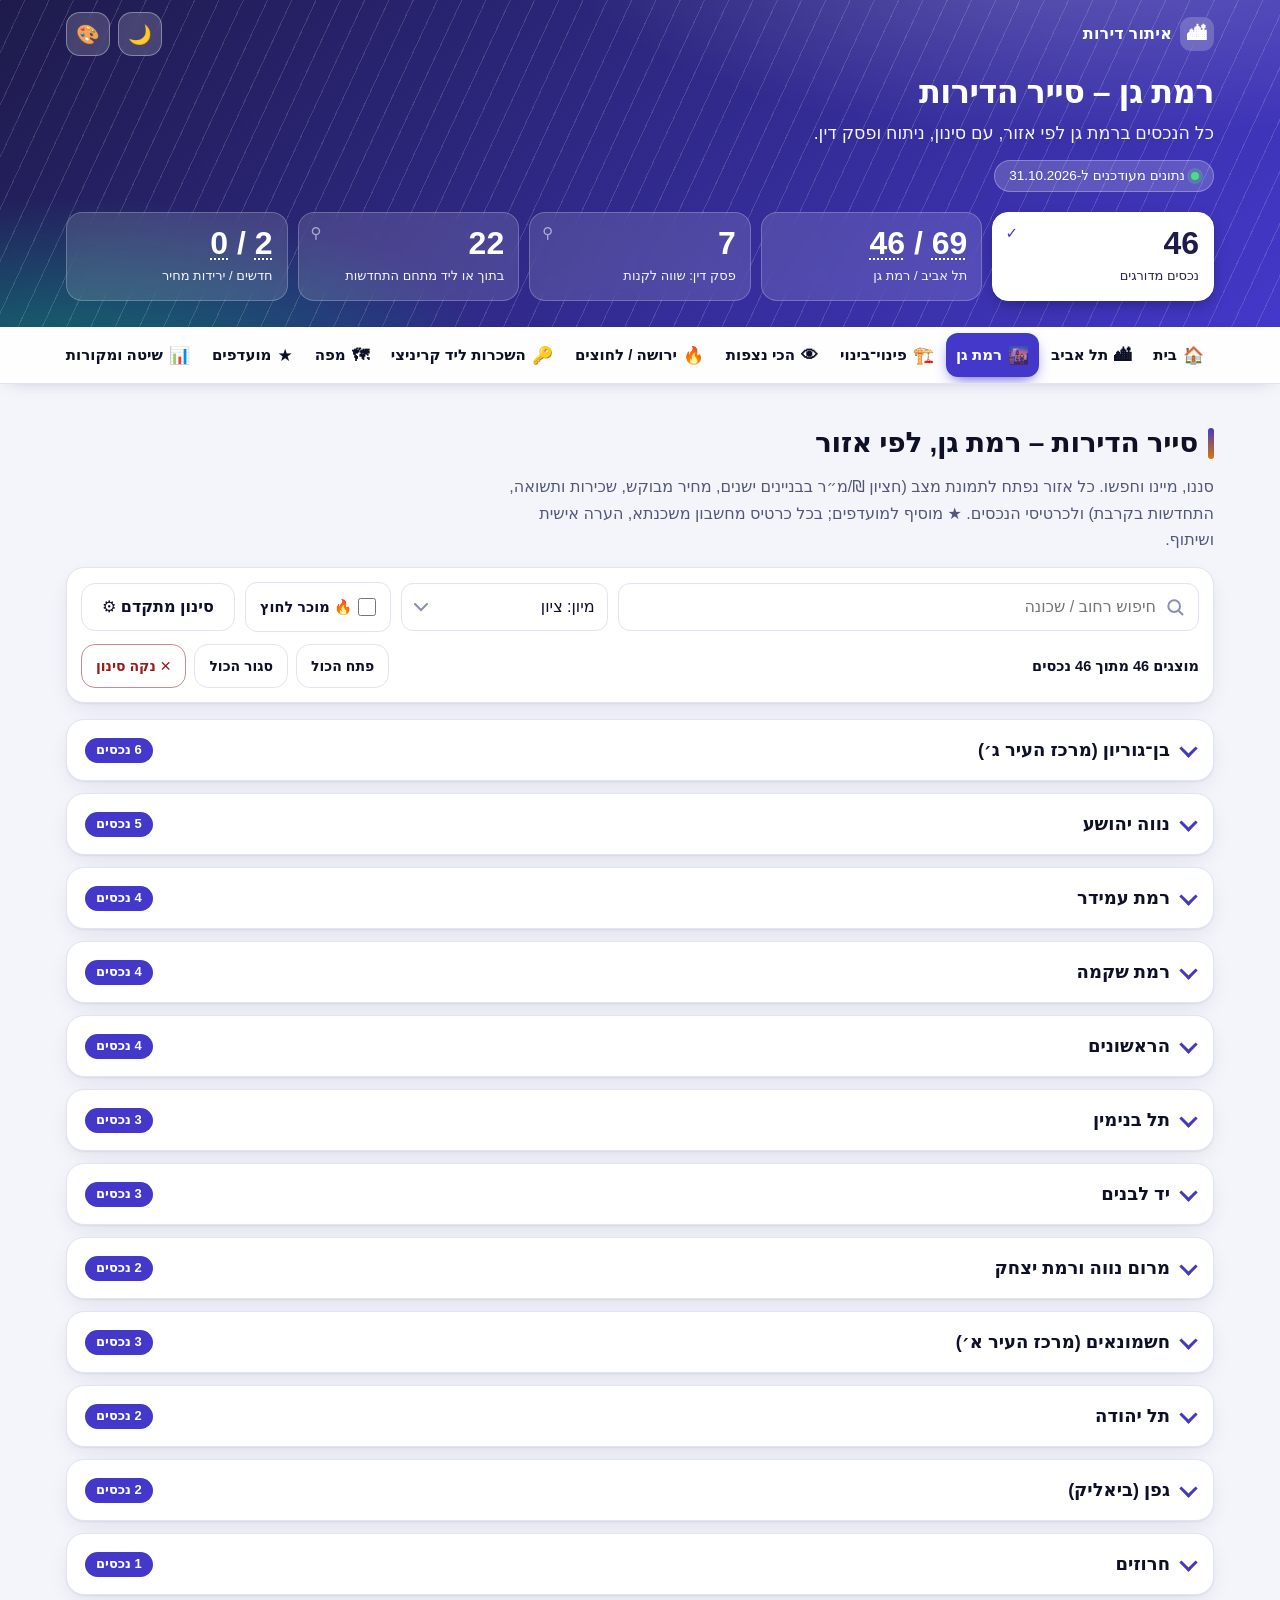
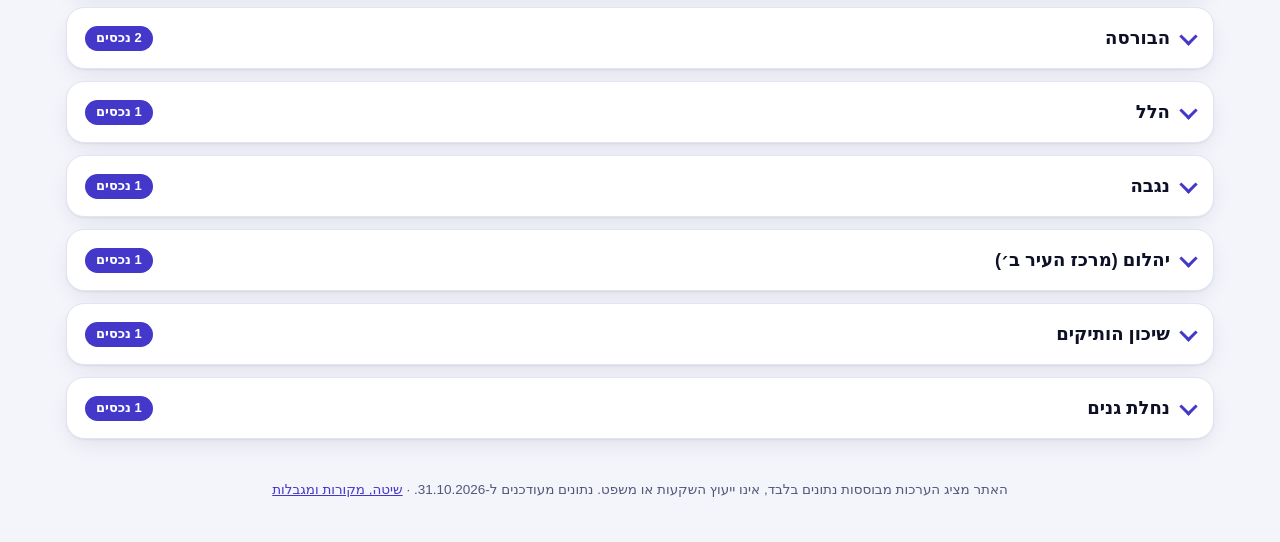
<file: ramat-gan.html>
<!DOCTYPE html>
<html lang="he" dir="rtl">
<head>
<meta charset="utf-8">
<meta name="viewport" content="width=device-width, initial-scale=1, viewport-fit=cover">
<meta name="robots" content="noindex,nofollow">
<meta name="theme-color" content="#1e1b4b">
<script>(function(){var h=document.documentElement;try{var t=localStorage.getItem("rs_theme_v1")||"indigo",m=localStorage.getItem("rs_mode_v1")||"auto";h.dataset.theme=t;h.dataset.mode=(m==="dark"||(m==="auto"&&window.matchMedia&&matchMedia("(prefers-color-scheme:dark)").matches))?"dark":"light"}catch(e){h.dataset.theme="indigo";h.dataset.mode="light"}})()</script>
<title>רמת גן – איתור דירות להשקעה</title>
<link rel="stylesheet" href="app.css">
</head>
<body data-page="city" data-city="רמת גן">
<a class="skip" href="#main">דלג לתוכן</a>
<header class="hero small"><div class="wrap">
 <div class="topbar"><a class="brandmark" href="index.html"><i aria-hidden="true">🏙</i><span>איתור דירות</span></a><div class="ctl" id="ctl"></div></div>
 <h1>רמת גן – סייר הדירות</h1>
 <div class="sub">כל הנכסים ברמת גן לפי אזור, עם סינון, ניתוח ופסק דין.</div>
 <span class="badge-date">נתונים מעודכנים ל-31.10.2026</span>
 <div class="metrics" id="metrics"></div>
</div></header>
<nav class="toc" aria-label="ניווט ראשי"><div class="wrap"><a href="index.html"><span class="ic" aria-hidden="true">🏠</span><span class="l">בית</span><span class="s" aria-hidden="true">בית</span></a><a href="tel-aviv.html"><span class="ic" aria-hidden="true">🏙</span><span class="l">תל אביב</span><span class="s" aria-hidden="true">ת״א</span></a><a href="ramat-gan.html" class="cur" aria-current="page"><span class="ic" aria-hidden="true">🌆</span><span class="l">רמת גן</span><span class="s" aria-hidden="true">ר״ג</span></a><a href="pinui-binui.html"><span class="ic" aria-hidden="true">🏗️</span><span class="l">פינוי־בינוי</span><span class="s" aria-hidden="true">פינוי־בינוי</span></a><a href="most-viewed.html"><span class="ic" aria-hidden="true">👁</span><span class="l">הכי נצפות</span><span class="s" aria-hidden="true">נצפות</span></a><a href="motivated.html"><span class="ic" aria-hidden="true">🔥</span><span class="l">ירושה / לחוצים</span><span class="s" aria-hidden="true">לחוצים</span></a><a href="rentals.html"><span class="ic" aria-hidden="true">🔑</span><span class="l">השכרות ליד קריניצי</span><span class="s" aria-hidden="true">השכרות</span></a><a href="map.html"><span class="ic" aria-hidden="true">🗺</span><span class="l">מפה</span><span class="s" aria-hidden="true">מפה</span></a><a href="favorites.html"><span class="ic" aria-hidden="true">★</span><span class="l">מועדפים <span class="n" id="favN"></span></span><span class="s" aria-hidden="true">מועדפים</span></a><a href="methodology.html"><span class="ic" aria-hidden="true">📊</span><span class="l">שיטה ומקורות</span><span class="s" aria-hidden="true">שיטה</span></a></div></nav>
<main class="wrap" id="main">
<section class="blk" id="explorer"><h2>סייר הדירות – רמת גן, לפי אזור</h2>
 <p class="lead">סננו, מיינו וחפשו. כל אזור נפתח לתמונת מצב (חציון ₪/מ״ר בבניינים ישנים, מחיר מבוקש, שכירות ותשואה, התחדשות בקרבת) ולכרטיסי הנכסים. ★ מוסיף למועדפים; בכל כרטיס מחשבון משכנתא, הערה אישית ושיתוף.</p>
 <div class="filterbar" id="fbar"><div class="fb-top"><input type="search" id="q" placeholder="חיפוש רחוב / שכונה" aria-label="חיפוש"><select id="fSort" aria-label="מיון"><option value="score">מיון: ציון</option><option value="price">מחיר: מהזול ליקר</option><option value="price_d">מחיר: מהיקר לזול</option><option value="pp">מחיר למ״ר: נמוך קודם</option><option value="yld">תשואה: גבוהה קודם</option><option value="disc">הנחה: גדולה קודם</option><option value="rd2">הנחה ריאלית (נטו)</option><option value="size">שטח: גדול קודם</option><option value="date">החדשות ביותר</option></select><label class="fchip" title="מודעות עם סימן חזק או בינוני למוכר לחוץ (ירושה, ירידת מחיר ביד2, מוטיבציית מכירה, פתוח למו״מ, ‚מתחת למחיר השוק‘) – ראו דף ירושה / לחוצים"><input type="checkbox" id="fMot"> 🔥 מוכר לחוץ</label><button class="btn sec" id="togf" type="button" aria-expanded="false" aria-controls="fgrid">סינון מתקדם ⚙</button></div><div class="fb-grid" id="fgrid"><div><label for="fArea">אזור / שכונה</label><select id="fArea"></select></div><div><label for="fVerd">פסק דין</label><select id="fVerd"><option value="all">הכל</option><option value="buy">שווה לקנות</option><option value="check">לבדוק לעומק</option><option value="skip">לדלג</option></select></div><div><label for="fSmin">ציון מינימלי</label><select id="fSmin"><option value="0">ללא</option><option value="7">7+</option><option value="7.5">7.5+</option><option value="8">8+</option><option value="8.5">8.5+</option><option value="9">9+</option></select></div><div><label for="fChg">חדש / ירידת מחיר</label><select id="fChg"><option value="all">הכל</option><option value="any">חדשים או ירידות</option><option value="new">חדשים בלבד</option><option value="drop">ירידות מחיר בלבד</option></select></div><div><label for="fRen">פינוי־בינוי / התחדשות</label><select id="fRen"><option value="all">הכל</option><option value="any">בתוך או ליד מתחם התחדשות</option><option value="in">הנכס בתוך המתחם</option><option value="appr">מתחם עם תוכנית מאושרת</option><option value="plan">מתחם בתכנון (טרם אושר)</option><option value="t38">תמ״א 38 בכתובת (נבדק בתל אביב בלבד)</option></select></div><div><label for="fWin">תאריך פרסום</label><select id="fWin"><option value="all">כל התאריכים</option><option value="30">30 ימים אחרונים</option><option value="90">3 חודשים</option><option value="180">6 חודשים</option><option value="120">4 חודשים</option><option value="none">ללא תאריך</option></select></div><div><label for="fGrp">קבוצה</label><select id="fGrp"><option value="all">הכל</option><option value="main">ראשית</option><option value="suspicious">חשודות</option><option value="nodata">מעט נתונים</option><option value="nodate">ללא תאריך</option></select></div><div class="rngs"><div class="rng"><label for="fPmin">מחיר (מיליון ₪)</label><div class="rr"><input type="number" id="fPmin" inputmode="decimal" step="0.1" min="0" placeholder="מ־" aria-label="מחיר (מיליון ₪) – מינימום"><span aria-hidden="true">–</span><input type="number" id="fPmax" inputmode="decimal" step="0.1" min="0" placeholder="עד" aria-label="מחיר (מיליון ₪) – מקסימום"></div></div><div class="rng"><label for="fPPmin">מחיר למ״ר (אלפי ₪)</label><div class="rr"><input type="number" id="fPPmin" inputmode="decimal" step="1" min="0" placeholder="מ־" aria-label="מחיר למ״ר (אלפי ₪) – מינימום"><span aria-hidden="true">–</span><input type="number" id="fPPmax" inputmode="decimal" step="1" min="0" placeholder="עד" aria-label="מחיר למ״ר (אלפי ₪) – מקסימום"></div></div><div class="rng"><label for="fYmin">תשואה ברוטו %</label><div class="rr"><input type="number" id="fYmin" inputmode="decimal" step="0.1" min="0" placeholder="מ־" aria-label="תשואה ברוטו % – מינימום"><span aria-hidden="true">–</span><input type="number" id="fYmax" inputmode="decimal" step="0.1" min="0" placeholder="עד" aria-label="תשואה ברוטו % – מקסימום"></div></div><div class="rng"><label for="fDmin">הנחה מול השוק %</label><div class="rr"><input type="number" id="fDmin" inputmode="decimal" step="1" min="0" placeholder="מ־" aria-label="הנחה מול השוק % – מינימום"><span aria-hidden="true">–</span><input type="number" id="fDmax" inputmode="decimal" step="1" min="0" placeholder="עד" aria-label="הנחה מול השוק % – מקסימום"></div></div><div class="rng"><label for="fRMmin">חדרים</label><div class="rr"><input type="number" id="fRMmin" inputmode="decimal" step="0.5" min="0" placeholder="מ־" aria-label="חדרים – מינימום"><span aria-hidden="true">–</span><input type="number" id="fRMmax" inputmode="decimal" step="0.5" min="0" placeholder="עד" aria-label="חדרים – מקסימום"></div></div><div class="rng"><label for="fQmin">שטח (מ״ר)</label><div class="rr"><input type="number" id="fQmin" inputmode="decimal" step="5" min="0" placeholder="מ־" aria-label="שטח (מ״ר) – מינימום"><span aria-hidden="true">–</span><input type="number" id="fQmax" inputmode="decimal" step="5" min="0" placeholder="עד" aria-label="שטח (מ״ר) – מקסימום"></div></div><div class="rng"><label for="fYBmin">שנת בנייה</label><div class="rr"><input type="number" id="fYBmin" inputmode="decimal" step="1" min="0" placeholder="מ־" aria-label="שנת בנייה – מינימום"><span aria-hidden="true">–</span><input type="number" id="fYBmax" inputmode="decimal" step="1" min="0" placeholder="עד" aria-label="שנת בנייה – מקסימום"></div></div></div><p class="fb-note">שדה ריק = ללא הגבלה. נכס בלי ערך (למשל בלי נתון תשואה או שנת בנייה) מוסתר רק כשמגדירים את אותו טווח.</p><label class="chk" style="grid-column:1/-1"><input type="checkbox" id="fFav"> ★ המועדפים שלי בלבד</label></div><div class="fb-info"><span id="resCnt" aria-live="polite"></span><span class="fb-btns"><button class="btn sec" id="openAll" type="button">פתח הכול</button> <button class="btn sec" id="closeAll" type="button">סגור הכול</button> <button class="btn sec rst" id="reset" type="button">✕ נקה סינון</button></span></div></div>
 <div id="groups"></div>
</section>
</main>
<footer>האתר מציג הערכות מבוססות נתונים בלבד, אינו ייעוץ השקעות או משפט. נתונים מעודכנים ל-31.10.2026. · <a href="methodology.html">שיטה, מקורות ומגבלות</a></footer>
<script src="data.js"></script>
<script src="research.js"></script>
<script src="app.js"></script>
</body>
</html>
</file>
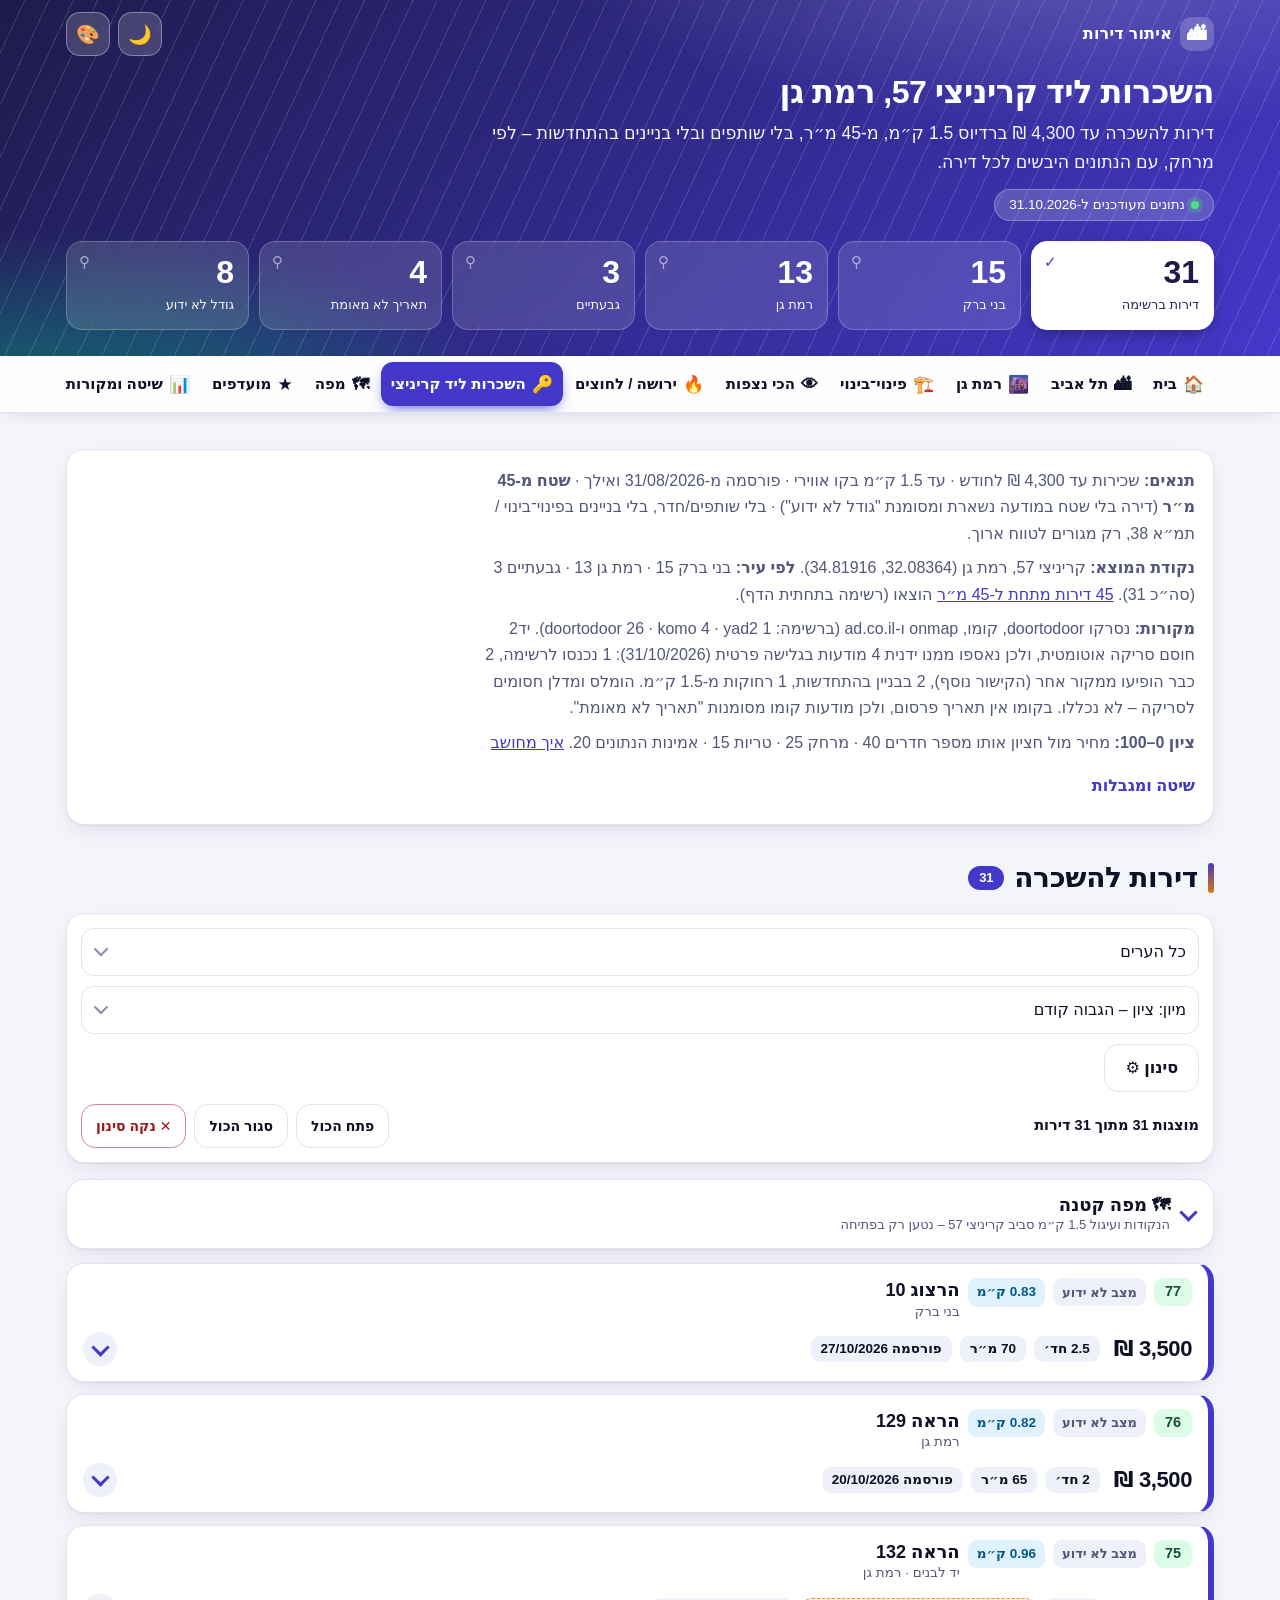
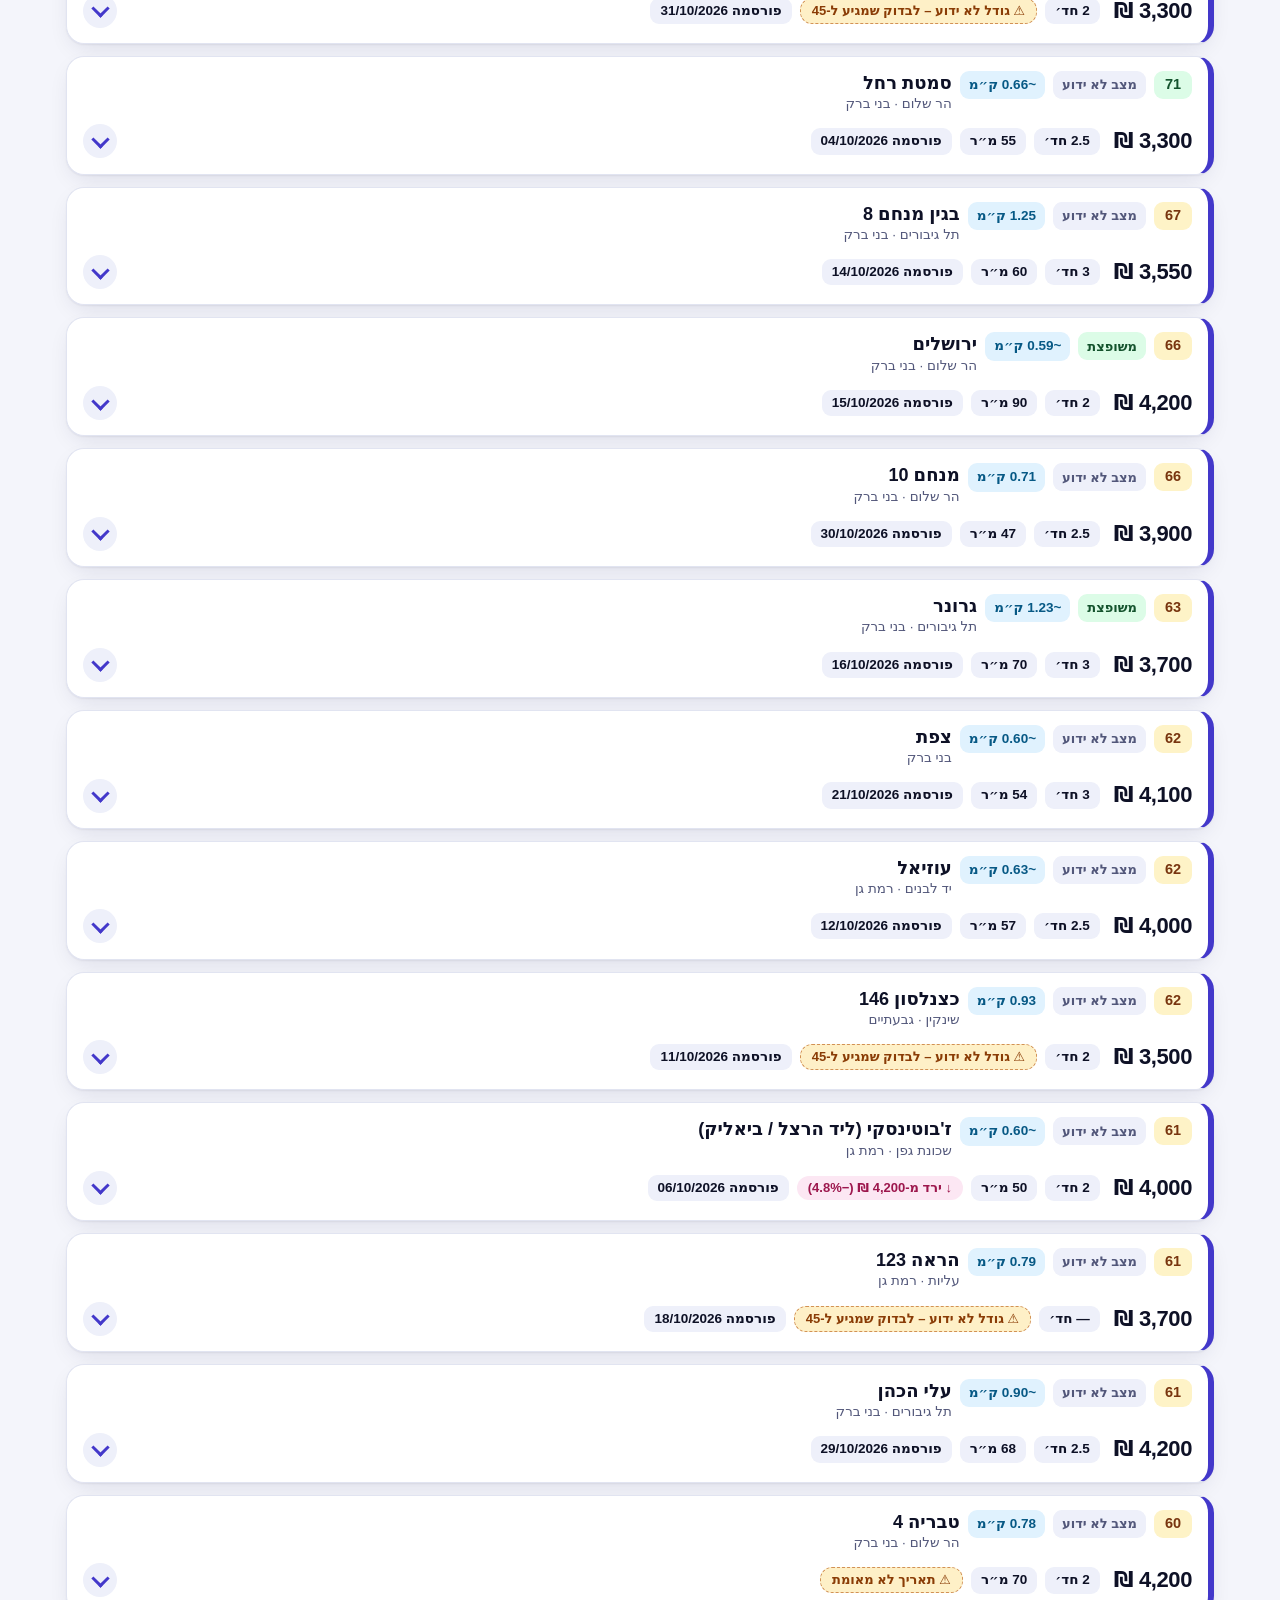
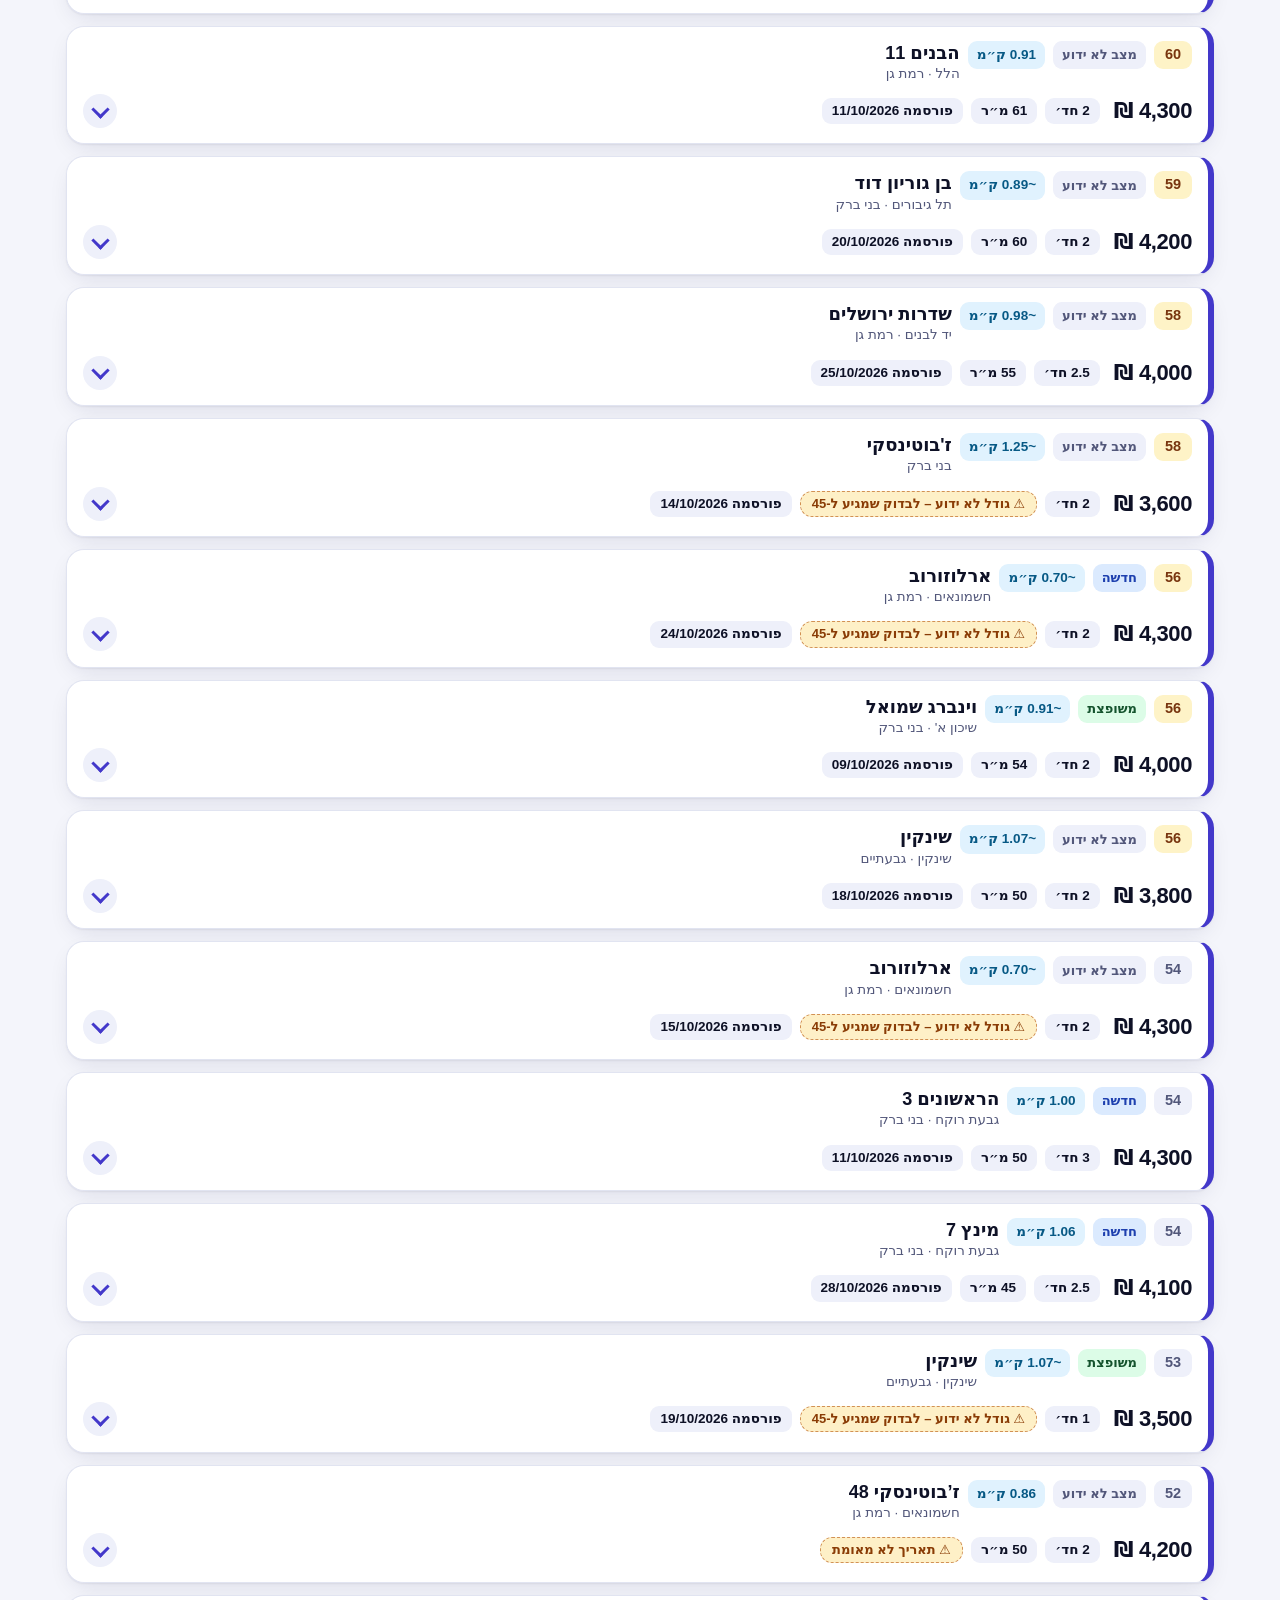
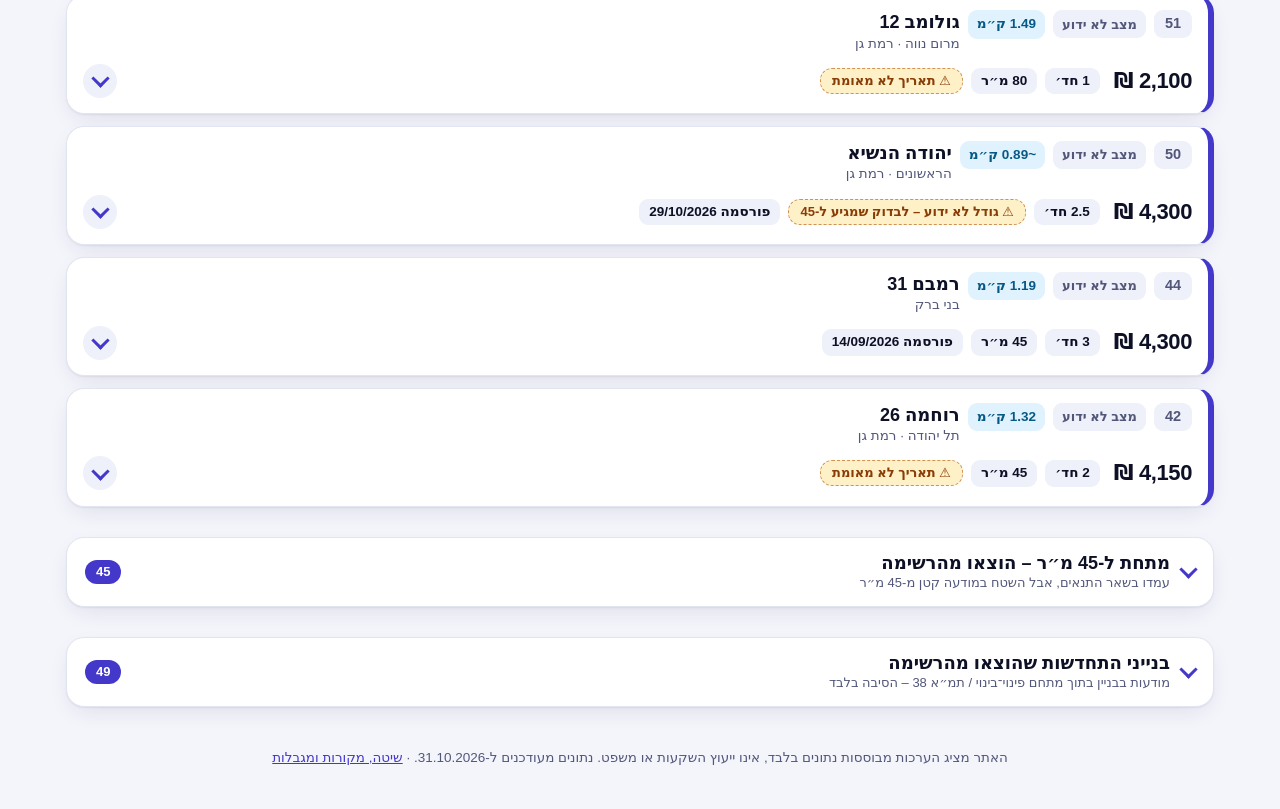
<file: rentals.html>
<!DOCTYPE html>
<html lang="he" dir="rtl">
<head>
<meta charset="utf-8">
<meta name="viewport" content="width=device-width, initial-scale=1, viewport-fit=cover">
<meta name="robots" content="noindex,nofollow">
<meta name="theme-color" content="#1e1b4b">
<script>(function(){var h=document.documentElement;try{var t=localStorage.getItem("rs_theme_v1")||"indigo",m=localStorage.getItem("rs_mode_v1")||"auto";h.dataset.theme=t;h.dataset.mode=(m==="dark"||(m==="auto"&&window.matchMedia&&matchMedia("(prefers-color-scheme:dark)").matches))?"dark":"light"}catch(e){h.dataset.theme="indigo";h.dataset.mode="light"}})()</script>
<title>השכרות ליד קריניצי – איתור דירות להשקעה</title>
<link rel="stylesheet" href="app.css">
</head>
<body data-page="rent">
<a class="skip" href="#main">דלג לתוכן</a>
<header class="hero small"><div class="wrap">
 <div class="topbar"><a class="brandmark" href="index.html"><i aria-hidden="true">🏙</i><span>איתור דירות</span></a><div class="ctl" id="ctl"></div></div>
 <h1>השכרות ליד קריניצי 57, רמת גן</h1>
 <div class="sub">דירות להשכרה עד 4,300 ₪ ברדיוס 1.5 ק״מ, מ-45 מ״ר, בלי שותפים ובלי בניינים בהתחדשות – לפי מרחק, עם הנתונים היבשים לכל דירה.</div>
 <span class="badge-date">נתונים מעודכנים ל-31.10.2026</span>
 <div class="metrics" id="metrics"></div>
</div></header>
<nav class="toc" aria-label="ניווט ראשי"><div class="wrap"><a href="index.html"><span class="ic" aria-hidden="true">🏠</span><span class="l">בית</span><span class="s" aria-hidden="true">בית</span></a><a href="tel-aviv.html"><span class="ic" aria-hidden="true">🏙</span><span class="l">תל אביב</span><span class="s" aria-hidden="true">ת״א</span></a><a href="ramat-gan.html"><span class="ic" aria-hidden="true">🌆</span><span class="l">רמת גן</span><span class="s" aria-hidden="true">ר״ג</span></a><a href="pinui-binui.html"><span class="ic" aria-hidden="true">🏗️</span><span class="l">פינוי־בינוי</span><span class="s" aria-hidden="true">פינוי־בינוי</span></a><a href="most-viewed.html"><span class="ic" aria-hidden="true">👁</span><span class="l">הכי נצפות</span><span class="s" aria-hidden="true">נצפות</span></a><a href="motivated.html"><span class="ic" aria-hidden="true">🔥</span><span class="l">ירושה / לחוצים</span><span class="s" aria-hidden="true">לחוצים</span></a><a href="rentals.html" class="cur" aria-current="page"><span class="ic" aria-hidden="true">🔑</span><span class="l">השכרות ליד קריניצי</span><span class="s" aria-hidden="true">השכרות</span></a><a href="map.html"><span class="ic" aria-hidden="true">🗺</span><span class="l">מפה</span><span class="s" aria-hidden="true">מפה</span></a><a href="favorites.html"><span class="ic" aria-hidden="true">★</span><span class="l">מועדפים <span class="n" id="favN"></span></span><span class="s" aria-hidden="true">מועדפים</span></a><a href="methodology.html"><span class="ic" aria-hidden="true">📊</span><span class="l">שיטה ומקורות</span><span class="s" aria-hidden="true">שיטה</span></a></div></nav>
<main class="wrap" id="main">
<section class="blk" id="rinfo"><div class="panel" id="rInfo"></div></section><section class="blk" id="rlist"><h2>דירות להשכרה <span class="cnt" id="rCnt"></span></h2><div class="filterbar" id="fbar"><div class="fb-top"><select id="rCity" aria-label="עיר"><option value="all">כל הערים</option><option value="בני ברק">בני ברק (15)</option><option value="רמת גן">רמת גן (13)</option><option value="גבעתיים">גבעתיים (3)</option></select><select id="rSort" aria-label="מיון"><option value="score">מיון: ציון – הגבוה קודם</option><option value="dist">מרחק – הקרוב קודם</option><option value="rent">שכירות: מהזולה ליקרה</option><option value="rooms">חדרים: הרבה קודם</option><option value="new">החדשות ביותר</option></select><button class="btn sec" id="togf" type="button" aria-expanded="false" aria-controls="fgrid">סינון ⚙</button></div><div class="fb-grid" id="fgrid"><div><label for="rMax">שכירות מקסימלית (₪)</label><input type="number" id="rMax" inputmode="numeric" step="100" min="0" placeholder="עד 4300"></div><div><label for="rRooms">חדרים – מינימום</label><select id="rRooms"><option value="0">ללא</option><option value="1.5">1.5+</option><option value="2">2+</option><option value="2.5">2.5+</option><option value="3">3+</option><option value="4">4+</option></select></div><div><label for="rCond">מצב הדירה (לפי המודעה)</label><select id="rCond"><option value="all">הכל</option><option value="חדשה">חדשה (3)</option><option value="משופצת">משופצת (4)</option><option value="ישנה">ישנה (0)</option><option value="לא ידוע">לא ידוע (24)</option></select></div><div><label for="rScore">ציון מינימלי</label><select id="rScore"><option value="0">ללא</option><option value="50">50+</option><option value="55">55+</option><option value="60">60+</option><option value="65">65+</option><option value="70">70+</option></select></div><div><label for="rDist">מרחק מקסימלי</label><select id="rDist"><option value="0">עד 1.5 ק״מ</option><option value="0.5">עד 0.5 ק״מ</option><option value="0.75">עד 0.75 ק״מ</option><option value="1">עד 1 ק״מ</option><option value="1.25">עד 1.25 ק״מ</option></select></div><label class="chk"><input type="checkbox" id="rNoUnv"> הסתר "תאריך לא מאומת"</label><label class="chk"><input type="checkbox" id="rOnlyUnv"> רק "תאריך לא מאומת"</label><label class="chk"><input type="checkbox" id="rNoQ"> הסתר "גודל לא ידוע"</label><label class="chk"><input type="checkbox" id="rOnlyQ"> רק "גודל לא ידוע"</label><label class="chk"><input type="checkbox" id="rNoTag"> הסתר מסומנות (מרחב מטרו / סמוך למתחם התחדשות)</label></div><div class="fb-info"><span id="resCnt" aria-live="polite"></span><span class="fb-btns"><button class="btn sec" id="openAll" type="button">פתח הכול</button> <button class="btn sec" id="closeAll" type="button">סגור הכול</button> <button class="btn sec rst" id="reset" type="button">✕ נקה סינון</button></span></div></div><details class="area rmap" id="rMapBox"><summary><span class="cn">🗺 מפה קטנה<small>הנקודות ועיגול 1.5 ק״מ סביב קריניצי 57 – נטען רק בפתיחה</small></span></summary><div class="area-body"><div id="rMap" role="application" aria-label="מפת השכרות"></div><div class="mapnote" id="rMapFail" style="display:none">לא ניתן לטעון את המפה (אין חיבור או שהספרייה חסומה). הרשימה פועלת כרגיל.</div><div class="mapnote">נקודה מלאה = כתובת מדויקת; מסגרת מקווקוות = מיקום משוער (רחוב בלי מספר בית).</div></div></details><div class="cards" id="rCards"></div></section><section class="blk" id="rexcs"><details class="area rexc"><summary><span class="cn">מתחת ל-45 מ״ר – הוצאו מהרשימה<small>עמדו בשאר התנאים, אבל השטח במודעה קטן מ-45 מ״ר</small></span><span class="cnt" id="rExcSCnt"></span></summary><div class="area-body" id="rExcS"></div></details></section><section class="blk" id="rexc"><details class="area rexc"><summary><span class="cn">בנייני התחדשות שהוצאו מהרשימה<small>מודעות בבניין בתוך מתחם פינוי־בינוי / תמ״א 38 – הסיבה בלבד</small></span><span class="cnt" id="rExcCnt"></span></summary><div class="area-body" id="rExc"></div></details></section>
</main>
<footer>האתר מציג הערכות מבוססות נתונים בלבד, אינו ייעוץ השקעות או משפט. נתונים מעודכנים ל-31.10.2026. · <a href="methodology.html">שיטה, מקורות ומגבלות</a></footer>
<script src="data.js"></script>
<script src="research.js"></script>
<script src="rentals.js"></script>
<script src="app.js"></script>
</body>
</html>
</file>
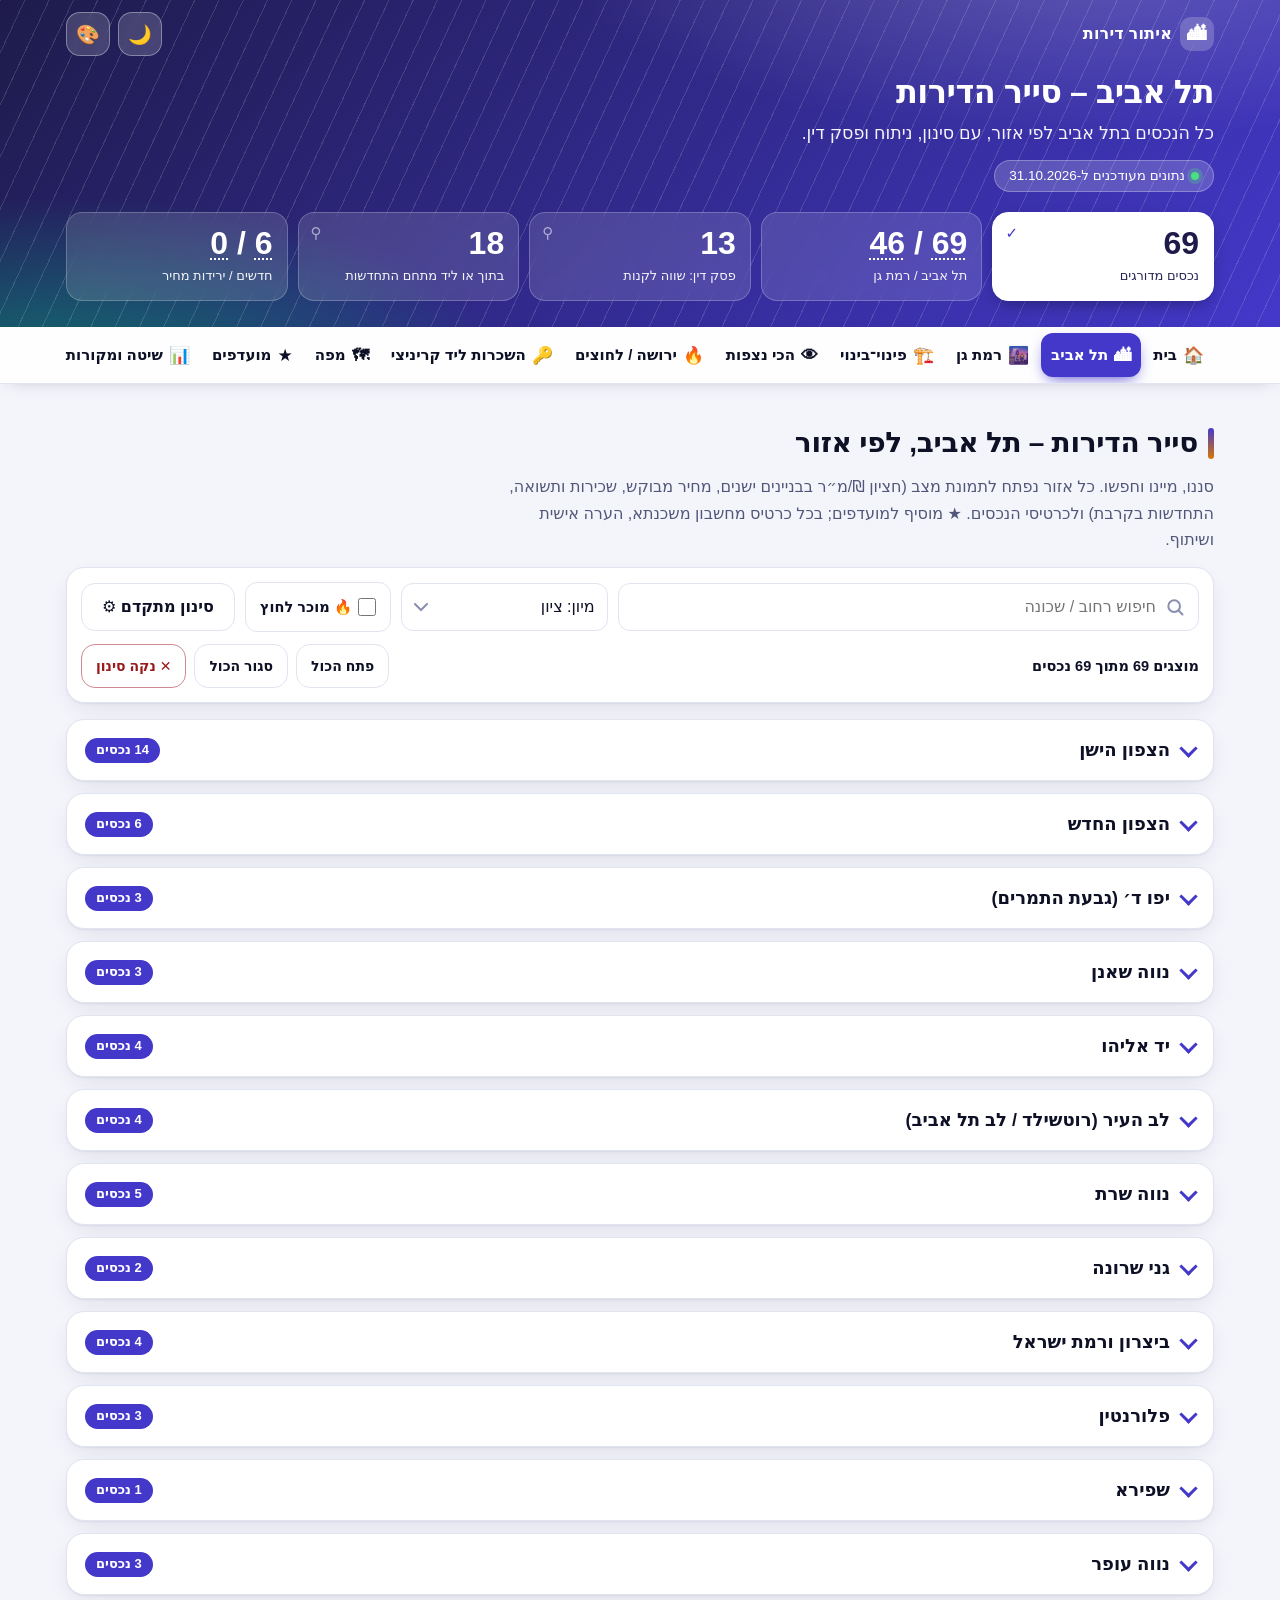
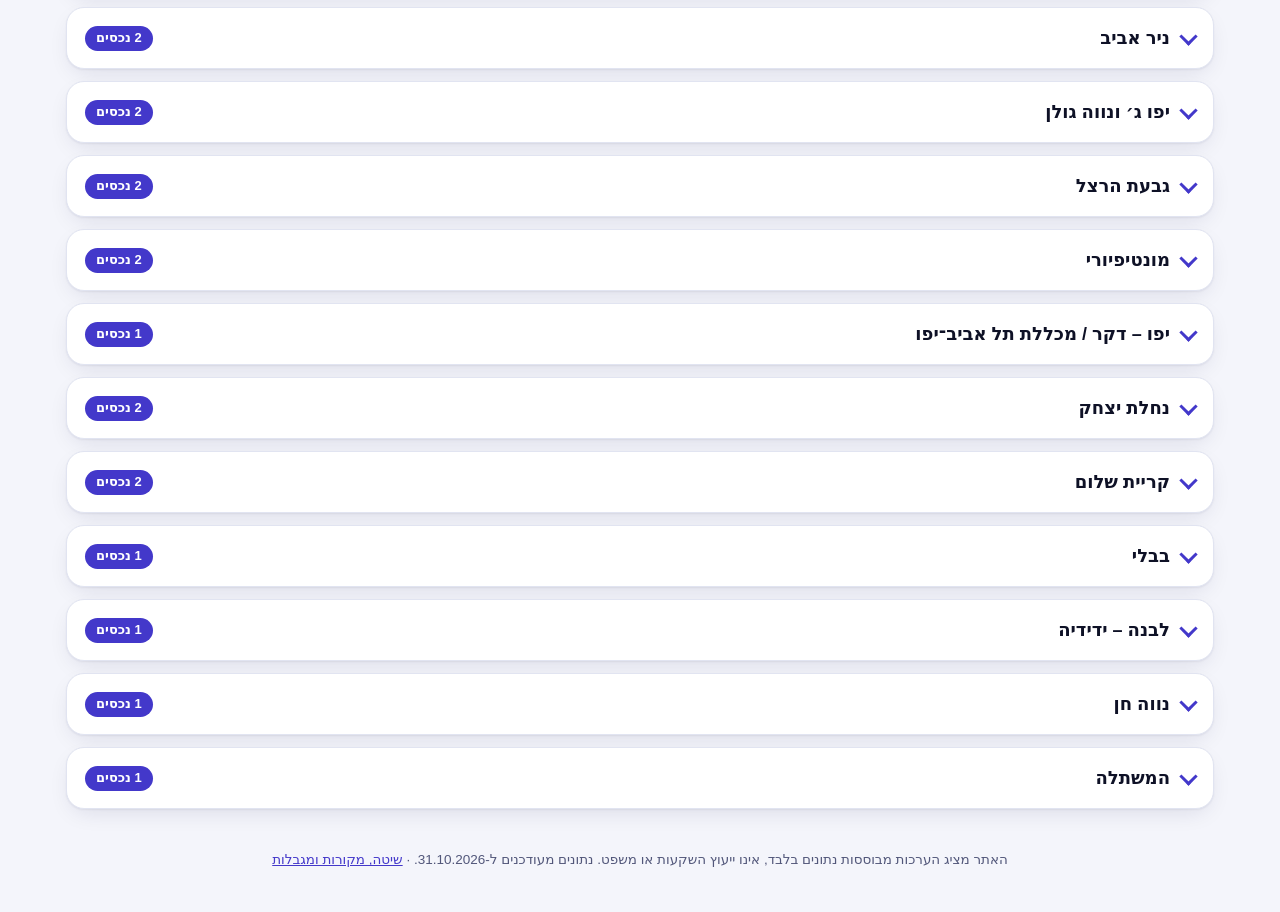
<file: tel-aviv.html>
<!DOCTYPE html>
<html lang="he" dir="rtl">
<head>
<meta charset="utf-8">
<meta name="viewport" content="width=device-width, initial-scale=1, viewport-fit=cover">
<meta name="robots" content="noindex,nofollow">
<meta name="theme-color" content="#1e1b4b">
<script>(function(){var h=document.documentElement;try{var t=localStorage.getItem("rs_theme_v1")||"indigo",m=localStorage.getItem("rs_mode_v1")||"auto";h.dataset.theme=t;h.dataset.mode=(m==="dark"||(m==="auto"&&window.matchMedia&&matchMedia("(prefers-color-scheme:dark)").matches))?"dark":"light"}catch(e){h.dataset.theme="indigo";h.dataset.mode="light"}})()</script>
<title>תל אביב – איתור דירות להשקעה</title>
<link rel="stylesheet" href="app.css">
</head>
<body data-page="city" data-city="תל אביב">
<a class="skip" href="#main">דלג לתוכן</a>
<header class="hero small"><div class="wrap">
 <div class="topbar"><a class="brandmark" href="index.html"><i aria-hidden="true">🏙</i><span>איתור דירות</span></a><div class="ctl" id="ctl"></div></div>
 <h1>תל אביב – סייר הדירות</h1>
 <div class="sub">כל הנכסים בתל אביב לפי אזור, עם סינון, ניתוח ופסק דין.</div>
 <span class="badge-date">נתונים מעודכנים ל-31.10.2026</span>
 <div class="metrics" id="metrics"></div>
</div></header>
<nav class="toc" aria-label="ניווט ראשי"><div class="wrap"><a href="index.html"><span class="ic" aria-hidden="true">🏠</span><span class="l">בית</span><span class="s" aria-hidden="true">בית</span></a><a href="tel-aviv.html" class="cur" aria-current="page"><span class="ic" aria-hidden="true">🏙</span><span class="l">תל אביב</span><span class="s" aria-hidden="true">ת״א</span></a><a href="ramat-gan.html"><span class="ic" aria-hidden="true">🌆</span><span class="l">רמת גן</span><span class="s" aria-hidden="true">ר״ג</span></a><a href="pinui-binui.html"><span class="ic" aria-hidden="true">🏗️</span><span class="l">פינוי־בינוי</span><span class="s" aria-hidden="true">פינוי־בינוי</span></a><a href="most-viewed.html"><span class="ic" aria-hidden="true">👁</span><span class="l">הכי נצפות</span><span class="s" aria-hidden="true">נצפות</span></a><a href="motivated.html"><span class="ic" aria-hidden="true">🔥</span><span class="l">ירושה / לחוצים</span><span class="s" aria-hidden="true">לחוצים</span></a><a href="rentals.html"><span class="ic" aria-hidden="true">🔑</span><span class="l">השכרות ליד קריניצי</span><span class="s" aria-hidden="true">השכרות</span></a><a href="map.html"><span class="ic" aria-hidden="true">🗺</span><span class="l">מפה</span><span class="s" aria-hidden="true">מפה</span></a><a href="favorites.html"><span class="ic" aria-hidden="true">★</span><span class="l">מועדפים <span class="n" id="favN"></span></span><span class="s" aria-hidden="true">מועדפים</span></a><a href="methodology.html"><span class="ic" aria-hidden="true">📊</span><span class="l">שיטה ומקורות</span><span class="s" aria-hidden="true">שיטה</span></a></div></nav>
<main class="wrap" id="main">
<section class="blk" id="explorer"><h2>סייר הדירות – תל אביב, לפי אזור</h2>
 <p class="lead">סננו, מיינו וחפשו. כל אזור נפתח לתמונת מצב (חציון ₪/מ״ר בבניינים ישנים, מחיר מבוקש, שכירות ותשואה, התחדשות בקרבת) ולכרטיסי הנכסים. ★ מוסיף למועדפים; בכל כרטיס מחשבון משכנתא, הערה אישית ושיתוף.</p>
 <div class="filterbar" id="fbar"><div class="fb-top"><input type="search" id="q" placeholder="חיפוש רחוב / שכונה" aria-label="חיפוש"><select id="fSort" aria-label="מיון"><option value="score">מיון: ציון</option><option value="price">מחיר: מהזול ליקר</option><option value="price_d">מחיר: מהיקר לזול</option><option value="pp">מחיר למ״ר: נמוך קודם</option><option value="yld">תשואה: גבוהה קודם</option><option value="disc">הנחה: גדולה קודם</option><option value="rd2">הנחה ריאלית (נטו)</option><option value="size">שטח: גדול קודם</option><option value="date">החדשות ביותר</option></select><label class="fchip" title="מודעות עם סימן חזק או בינוני למוכר לחוץ (ירושה, ירידת מחיר ביד2, מוטיבציית מכירה, פתוח למו״מ, ‚מתחת למחיר השוק‘) – ראו דף ירושה / לחוצים"><input type="checkbox" id="fMot"> 🔥 מוכר לחוץ</label><button class="btn sec" id="togf" type="button" aria-expanded="false" aria-controls="fgrid">סינון מתקדם ⚙</button></div><div class="fb-grid" id="fgrid"><div><label for="fArea">אזור / שכונה</label><select id="fArea"></select></div><div><label for="fVerd">פסק דין</label><select id="fVerd"><option value="all">הכל</option><option value="buy">שווה לקנות</option><option value="check">לבדוק לעומק</option><option value="skip">לדלג</option></select></div><div><label for="fSmin">ציון מינימלי</label><select id="fSmin"><option value="0">ללא</option><option value="7">7+</option><option value="7.5">7.5+</option><option value="8">8+</option><option value="8.5">8.5+</option><option value="9">9+</option></select></div><div><label for="fChg">חדש / ירידת מחיר</label><select id="fChg"><option value="all">הכל</option><option value="any">חדשים או ירידות</option><option value="new">חדשים בלבד</option><option value="drop">ירידות מחיר בלבד</option></select></div><div><label for="fRen">פינוי־בינוי / התחדשות</label><select id="fRen"><option value="all">הכל</option><option value="any">בתוך או ליד מתחם התחדשות</option><option value="in">הנכס בתוך המתחם</option><option value="appr">מתחם עם תוכנית מאושרת</option><option value="plan">מתחם בתכנון (טרם אושר)</option><option value="t38">תמ״א 38 בכתובת (נבדק בתל אביב בלבד)</option></select></div><div><label for="fWin">תאריך פרסום</label><select id="fWin"><option value="all">כל התאריכים</option><option value="30">30 ימים אחרונים</option><option value="90">3 חודשים</option><option value="180">6 חודשים</option><option value="120">4 חודשים</option><option value="none">ללא תאריך</option></select></div><div><label for="fGrp">קבוצה</label><select id="fGrp"><option value="all">הכל</option><option value="main">ראשית</option><option value="suspicious">חשודות</option><option value="nodata">מעט נתונים</option><option value="nodate">ללא תאריך</option></select></div><div class="rngs"><div class="rng"><label for="fPmin">מחיר (מיליון ₪)</label><div class="rr"><input type="number" id="fPmin" inputmode="decimal" step="0.1" min="0" placeholder="מ־" aria-label="מחיר (מיליון ₪) – מינימום"><span aria-hidden="true">–</span><input type="number" id="fPmax" inputmode="decimal" step="0.1" min="0" placeholder="עד" aria-label="מחיר (מיליון ₪) – מקסימום"></div></div><div class="rng"><label for="fPPmin">מחיר למ״ר (אלפי ₪)</label><div class="rr"><input type="number" id="fPPmin" inputmode="decimal" step="1" min="0" placeholder="מ־" aria-label="מחיר למ״ר (אלפי ₪) – מינימום"><span aria-hidden="true">–</span><input type="number" id="fPPmax" inputmode="decimal" step="1" min="0" placeholder="עד" aria-label="מחיר למ״ר (אלפי ₪) – מקסימום"></div></div><div class="rng"><label for="fYmin">תשואה ברוטו %</label><div class="rr"><input type="number" id="fYmin" inputmode="decimal" step="0.1" min="0" placeholder="מ־" aria-label="תשואה ברוטו % – מינימום"><span aria-hidden="true">–</span><input type="number" id="fYmax" inputmode="decimal" step="0.1" min="0" placeholder="עד" aria-label="תשואה ברוטו % – מקסימום"></div></div><div class="rng"><label for="fDmin">הנחה מול השוק %</label><div class="rr"><input type="number" id="fDmin" inputmode="decimal" step="1" min="0" placeholder="מ־" aria-label="הנחה מול השוק % – מינימום"><span aria-hidden="true">–</span><input type="number" id="fDmax" inputmode="decimal" step="1" min="0" placeholder="עד" aria-label="הנחה מול השוק % – מקסימום"></div></div><div class="rng"><label for="fRMmin">חדרים</label><div class="rr"><input type="number" id="fRMmin" inputmode="decimal" step="0.5" min="0" placeholder="מ־" aria-label="חדרים – מינימום"><span aria-hidden="true">–</span><input type="number" id="fRMmax" inputmode="decimal" step="0.5" min="0" placeholder="עד" aria-label="חדרים – מקסימום"></div></div><div class="rng"><label for="fQmin">שטח (מ״ר)</label><div class="rr"><input type="number" id="fQmin" inputmode="decimal" step="5" min="0" placeholder="מ־" aria-label="שטח (מ״ר) – מינימום"><span aria-hidden="true">–</span><input type="number" id="fQmax" inputmode="decimal" step="5" min="0" placeholder="עד" aria-label="שטח (מ״ר) – מקסימום"></div></div><div class="rng"><label for="fYBmin">שנת בנייה</label><div class="rr"><input type="number" id="fYBmin" inputmode="decimal" step="1" min="0" placeholder="מ־" aria-label="שנת בנייה – מינימום"><span aria-hidden="true">–</span><input type="number" id="fYBmax" inputmode="decimal" step="1" min="0" placeholder="עד" aria-label="שנת בנייה – מקסימום"></div></div></div><p class="fb-note">שדה ריק = ללא הגבלה. נכס בלי ערך (למשל בלי נתון תשואה או שנת בנייה) מוסתר רק כשמגדירים את אותו טווח.</p><label class="chk" style="grid-column:1/-1"><input type="checkbox" id="fFav"> ★ המועדפים שלי בלבד</label></div><div class="fb-info"><span id="resCnt" aria-live="polite"></span><span class="fb-btns"><button class="btn sec" id="openAll" type="button">פתח הכול</button> <button class="btn sec" id="closeAll" type="button">סגור הכול</button> <button class="btn sec rst" id="reset" type="button">✕ נקה סינון</button></span></div></div>
 <div id="groups"></div>
</section>
</main>
<footer>האתר מציג הערכות מבוססות נתונים בלבד, אינו ייעוץ השקעות או משפט. נתונים מעודכנים ל-31.10.2026. · <a href="methodology.html">שיטה, מקורות ומגבלות</a></footer>
<script src="data.js"></script>
<script src="research.js"></script>
<script src="app.js"></script>
</body>
</html>
</file>
<file: app.css>
/* ==== איתור דירות – עיצוב v3: ערכות נושא (4) × מצב בהיר/כהה. ללא ספריות, ללא פונטים חיצוניים ==== */
:root{
 color-scheme:light;
 --bg:#f4f5fb;--card:#fff;--ink:#0e1126;--mut:#52577a;--line:#e1e4f1;--soft:#eef0fa;--soft2:#e4e7f6;
 --buy:#166534;--buybg:#dcfce7;--chk:#8a3c06;--chkbg:#fef0c7;--skip:#991b1b;--skipbg:#fee2e2;
 --sbuy:#15803d;--sbuyon:#fff;--schk:#b45309;--schkon:#fff;--sskip:#b91c1c;--sskipon:#fff;
 --newbg:#dbeafe;--newtx:#1e40af;--dropbg:#fce7f3;--dropbx:#9d174d;--favbg:#fef3c7;--favtx:#7c2d12;
 --yes-bg:#dcfce7;--yes-tx:#14532d;--maybe-bg:#fef3c7;--maybe-tx:#78350f;--no-bg:#eceff5;--no-tx:#3f485c;--yr-bg:#ede9fe;--yr-tx:#4c1d95;--rq-bg:#e0f2fe;--rq-tx:#0c4a6e;
 --star:#d97706;--warnbar:#f59e0b;
 --shadow:0 1px 2px rgba(20,24,70,.06),0 8px 24px -8px rgba(20,24,70,.14);--shadow2:0 2px 4px rgba(20,24,70,.08),0 18px 38px -12px rgba(20,24,70,.28);
 --r:18px;--r2:12px;--navh:64px;
 /* theme: indigo (default) */
 --brand:#4338ca;--brand2:#3730a3;--on-brand:#fff;--lnk:#4338ca;--acc:#d97706;--accbg:#fff4d6;--acctx:#6b3a05;
 --h1:#1e1b4b;--h2:#4338ca;--h3:#0f766e;
}
html[data-theme=ocean]{--brand:#0e7490;--brand2:#155e75;--lnk:#0e7490;--acc:#ea580c;--h1:#083344;--h2:#0e7490;--h3:#1d4ed8}
html[data-theme=sunset]{--brand:#be185d;--brand2:#9d174d;--lnk:#be185d;--acc:#c2410c;--h1:#3b0764;--h2:#be185d;--h3:#ea580c}
html[data-theme=forest]{--brand:#166534;--brand2:#14532d;--lnk:#166534;--acc:#a16207;--h1:#052e16;--h2:#15803d;--h3:#a16207}
html[data-mode=dark]{
 color-scheme:dark;
 --bg:#0a0c1b;--card:#13162b;--ink:#eceefb;--mut:#a4a9ca;--line:#262a48;--soft:#1b1f3b;--soft2:#252a4d;
 --buy:#86efac;--buybg:#10301d;--chk:#fcd34d;--chkbg:#3a2b08;--skip:#fca5a5;--skipbg:#3d1416;
 --sbuy:#4ade80;--sbuyon:#052e16;--schk:#fbbf24;--schkon:#2a1d02;--sskip:#f87171;--sskipon:#2a0707;
 --newbg:#172a5a;--newtx:#bfdbfe;--dropbg:#4a1636;--dropbx:#fbcfe8;--favbg:#3a2b08;--favtx:#fde68a;
 --yes-bg:#10301d;--yes-tx:#bbf7d0;--maybe-bg:#3a2b08;--maybe-tx:#fde68a;--no-bg:#222744;--no-tx:#b8bedb;--yr-bg:#2e2358;--yr-tx:#ddd6fe;--rq-bg:#10324a;--rq-tx:#bae6fd;
 --star:#fbbf24;
 --shadow:0 1px 2px rgba(0,0,0,.5),0 8px 24px -8px rgba(0,0,0,.6);--shadow2:0 2px 4px rgba(0,0,0,.5),0 18px 38px -12px rgba(0,0,0,.8);
 --brand:#818cf8;--brand2:#a5b4fc;--on-brand:#0b0d24;--lnk:#a5b4fc;--acc:#fbbf24;--accbg:#2f2408;--acctx:#fde68a;
 --h1:#0f0d2e;--h2:#2a2a86;--h3:#0b5e57;
}
html[data-mode=dark][data-theme=ocean]{--brand:#22d3ee;--brand2:#67e8f9;--on-brand:#031e26;--lnk:#67e8f9;--acc:#fb923c;--h1:#06202b;--h2:#0b5a72;--h3:#1e3a8a}
html[data-mode=dark][data-theme=sunset]{--brand:#fb7185;--brand2:#fda4af;--on-brand:#2a0510;--lnk:#fda4af;--acc:#fb923c;--h1:#240642;--h2:#8a1650;--h3:#9a3412}
html[data-mode=dark][data-theme=forest]{--brand:#4ade80;--brand2:#86efac;--on-brand:#052e16;--lnk:#86efac;--acc:#facc15;--h1:#04200f;--h2:#116b35;--h3:#6b4a06}

*{box-sizing:border-box}
html{scroll-behavior:smooth;scroll-padding-top:80px;-webkit-text-size-adjust:100%}
body{margin:0;background:var(--bg);color:var(--ink);font:16px/1.65 "Heebo","Assistant","Rubik","Segoe UI","Noto Sans Hebrew","Arimo",Arial,system-ui,sans-serif;overflow-x:hidden;transition:background .25s,color .25s}
a{color:var(--lnk)}
:focus-visible{outline:3px solid var(--acc);outline-offset:2px;border-radius:6px}
.skip{position:absolute;inset-inline-start:8px;top:-60px;background:var(--brand);color:var(--on-brand);padding:10px 16px;border-radius:10px;z-index:200;font-weight:700;text-decoration:none}
.skip:focus{top:8px}
.wrap{max-width:1180px;margin:0 auto;padding:0 16px}
b,strong{font-weight:700}
.num,.price,.score,.metric b{font-variant-numeric:tabular-nums}

/* ---- hero ---- */
header.hero{position:relative;overflow:hidden;color:#fff;padding:14px 0 30px;background:radial-gradient(900px 340px at 85% -20%,rgba(255,255,255,.22),transparent 60%),radial-gradient(700px 300px at 5% 120%,var(--h3),transparent 65%),linear-gradient(135deg,var(--h1),var(--h2));isolation:isolate}
header.hero::after{content:"";position:absolute;inset:0;z-index:-1;opacity:.14;background:repeating-linear-gradient(115deg,#fff 0 1px,transparent 1px 22px)}
header.hero.small{padding:12px 0 26px}
.topbar{display:flex;align-items:center;justify-content:space-between;gap:10px;margin-bottom:18px}
.brandmark{display:inline-flex;align-items:center;gap:8px;font-weight:800;font-size:16px;color:#fff;text-decoration:none;letter-spacing:.2px}
.brandmark i{display:inline-grid;place-items:center;width:34px;height:34px;border-radius:11px;background:rgba(255,255,255,.2);font-style:normal;font-size:19px;backdrop-filter:blur(6px)}
.ctl{display:flex;gap:8px;position:relative}
.ctl button{width:44px;height:44px;border-radius:14px;border:1px solid rgba(255,255,255,.35);background:rgba(255,255,255,.16);color:#fff;font-size:19px;cursor:pointer;backdrop-filter:blur(6px);transition:transform .15s,background .15s}
.ctl button:hover{background:rgba(255,255,255,.3)}
.ctl button:active{transform:scale(.94)}
.pop{position:absolute;top:52px;inset-inline-end:0;z-index:80;width:min(300px,calc(100vw - 32px));background:var(--card);color:var(--ink);border:1px solid var(--line);border-radius:var(--r);box-shadow:var(--shadow2);padding:14px;animation:pop .18s ease-out}
.pop[hidden]{display:none}
.pop h4{margin:0 0 8px;font-size:14px;color:var(--mut)}
.sw{display:grid;grid-template-columns:1fr 1fr;gap:8px;margin-bottom:14px}
.sw button{all:unset;box-sizing:border-box;display:flex;align-items:center;gap:8px;padding:8px 10px;min-height:46px;border:2px solid var(--line);border-radius:12px;cursor:pointer;font-weight:700;font-size:14px;color:var(--ink);background:var(--card)}
.sw button:focus-visible{outline:3px solid var(--acc)}
.sw button i{flex:none;width:26px;height:26px;border-radius:50%;box-shadow:inset 0 0 0 2px rgba(255,255,255,.55)}
.sw button[aria-checked=true]{border-color:var(--brand);background:var(--soft)}
.md{display:grid;grid-template-columns:repeat(3,1fr);gap:4px;background:var(--soft);border-radius:12px;padding:4px}
.md button{all:unset;box-sizing:border-box;text-align:center;min-height:42px;display:grid;place-items:center;border-radius:9px;cursor:pointer;font-weight:700;font-size:14px;color:var(--ink)}
.md button:focus-visible{outline:3px solid var(--acc)}
.md button[aria-checked=true]{background:var(--brand);color:var(--on-brand)}
header.hero h1{margin:0 0 8px;font-size:clamp(26px,5.4vw,44px);line-height:1.15;font-weight:900;letter-spacing:-.5px;text-wrap:balance}
header.hero.small h1{font-size:clamp(22px,4.6vw,32px)}
header.hero .sub{opacity:.95;font-size:clamp(15px,2.2vw,17.5px);max-width:760px}
.badge-date{display:inline-flex;align-items:center;gap:6px;background:rgba(255,255,255,.18);border:1px solid rgba(255,255,255,.28);border-radius:99px;padding:4px 14px;font-size:13.5px;margin-top:12px}
.badge-date::before{content:"";width:8px;height:8px;border-radius:50%;background:#4ade80;box-shadow:0 0 0 4px rgba(74,222,128,.25)}
.metrics{display:grid;grid-template-columns:repeat(auto-fit,minmax(150px,1fr));gap:10px;margin-top:20px}
.metric{background:rgba(255,255,255,.13);border:1px solid rgba(255,255,255,.22);border-radius:16px;padding:12px 14px;backdrop-filter:blur(8px)}
.metric b{display:block;font-size:clamp(24px,4vw,32px);line-height:1.15;font-weight:900}
.metric span{font-size:13px;opacity:.95}

/* ---- nav: top bar (desktop) / bottom bar (mobile) ---- */
nav.toc{position:sticky;top:0;z-index:60;background:color-mix(in srgb,var(--card) 88%,transparent);backdrop-filter:saturate(1.4) blur(12px);-webkit-backdrop-filter:saturate(1.4) blur(12px);border-bottom:1px solid var(--line);box-shadow:0 4px 18px -10px rgba(20,24,70,.35)}
nav.toc .wrap{display:flex;gap:4px;padding-top:6px;padding-bottom:6px;overflow-x:auto;scrollbar-width:none}
nav.toc .wrap::-webkit-scrollbar{display:none}
nav.toc a{display:inline-flex;align-items:center;gap:7px;min-height:44px;padding:0 14px;border-radius:12px;text-decoration:none;color:var(--ink);font-size:15px;font-weight:700;white-space:nowrap;transition:background .15s,color .15s}
nav.toc a .ic{font-size:17px;line-height:1}
nav.toc a .s{display:none}
nav.toc a:hover{background:var(--soft)}
nav.toc a.cur{background:var(--brand);color:var(--on-brand);box-shadow:0 6px 16px -6px var(--brand)}
nav.toc a .n{font-size:12px;background:var(--schk);color:var(--schkon);border-radius:99px;padding:0 7px;min-width:20px;text-align:center;line-height:20px;font-weight:800}
nav.toc a .n:empty{display:none}

/* ---- content ---- */
main.wrap{padding-top:6px}
section.blk{margin:30px 0}
section.blk>h2{font-size:clamp(21px,3.8vw,28px);margin:0 0 8px;display:flex;align-items:center;gap:10px;flex-wrap:wrap;font-weight:900;letter-spacing:-.3px}
section.blk>h2::before{content:"";width:6px;height:1.1em;border-radius:4px;background:linear-gradient(var(--brand),var(--acc))}
.cnt{font-size:13px;background:var(--brand);color:var(--on-brand);border-radius:99px;padding:1px 11px;font-weight:800;line-height:1.7}
.lead{color:var(--mut);margin:0 0 14px;max-width:80ch}
.panel{background:var(--card);border:1px solid var(--line);border-radius:var(--r);box-shadow:var(--shadow);padding:18px}
.panel ul{margin:8px 0 0;padding-inline-start:22px}
.panel li{margin:7px 0}
.warn{border-inline-start:5px solid var(--warnbar);background:var(--chkbg);color:var(--ink);border-radius:12px;padding:12px 16px;margin-top:12px}
.feat{display:flex;gap:16px;align-items:center;flex-wrap:wrap;background:linear-gradient(135deg,var(--accbg),var(--card));color:var(--ink);border:1px solid var(--acc);border-radius:var(--r);padding:20px;box-shadow:var(--shadow);position:relative;overflow:hidden}
.feat::before{content:"★";position:absolute;inset-inline-end:-10px;top:-34px;font-size:150px;color:var(--acc);opacity:.12;line-height:1}
.feat .t{flex:1 1 280px}
.feat h3{margin:0 0 6px;font-size:20px}
.btn{display:inline-flex;align-items:center;justify-content:center;gap:6px;min-height:48px;padding:0 20px;border-radius:14px;border:0;background:var(--brand);color:var(--on-brand);font:inherit;font-weight:800;cursor:pointer;text-decoration:none;box-shadow:0 8px 18px -10px var(--brand);transition:transform .12s,filter .15s,box-shadow .15s}
.btn:hover{filter:brightness(1.08);box-shadow:0 10px 22px -10px var(--brand)}
.btn.sec{background:var(--card);color:var(--ink);border:1px solid var(--line);box-shadow:none}
.btn.sec:hover{background:var(--soft)}
.btn:active{transform:scale(.97)}

/* ---- home tiles ---- */
.home-grid{display:grid;grid-template-columns:repeat(auto-fit,minmax(200px,1fr));gap:14px}
.tile{position:relative;display:block;background:var(--card);border:1px solid var(--line);border-radius:var(--r);box-shadow:var(--shadow);padding:18px 18px 18px 18px;text-decoration:none;color:var(--ink);overflow:hidden;transition:transform .18s,box-shadow .18s,border-color .18s}
.tile:hover{transform:translateY(-4px);box-shadow:var(--shadow2);border-color:var(--brand)}
.tile .ti{display:grid;place-items:center;width:48px;height:48px;border-radius:15px;font-size:25px;margin-bottom:10px;background:linear-gradient(135deg,var(--brand),var(--acc));color:#fff}
.tile b{display:block;font-size:19px;margin-bottom:2px}
.tile span.d{color:var(--mut);font-size:14.5px;display:block}
.tile::after{content:"←";position:absolute;inset-inline-end:16px;top:20px;font-size:20px;color:var(--brand);opacity:0;transform:translateX(8px);transition:.2s}
.tile:hover::after{opacity:1;transform:none}

/* ---- filters (NOT sticky) ---- */
#explorer .filterbar,.filterbar{position:static;background:var(--card);border:1px solid var(--line);border-radius:var(--r);box-shadow:var(--shadow);padding:14px;margin:12px 0 16px}
.fb-top{display:flex;gap:10px;align-items:center;flex-wrap:wrap}
input,select{font:inherit;color:var(--ink);background:var(--card);border:1.5px solid var(--line);border-radius:12px;min-height:48px;padding:0 12px;width:100%;transition:border-color .15s,box-shadow .15s}
input:hover,select:hover{border-color:var(--mut)}
input:focus,select:focus,textarea:focus{border-color:var(--brand);outline:0;box-shadow:0 0 0 4px color-mix(in srgb,var(--brand) 25%,transparent)}
select{appearance:none;-webkit-appearance:none;padding-inline-end:36px;background-image:url("data:image/svg+xml,%3Csvg xmlns='http://www.w3.org/2000/svg' width='14' height='9' viewBox='0 0 14 9'%3E%3Cpath d='M1 1l6 6 6-6' fill='none' stroke='%238a8fb0' stroke-width='2' stroke-linecap='round'/%3E%3C/svg%3E");background-repeat:no-repeat;background-position:left 12px center}
.fb-top input[type=search]{flex:1 1 180px;padding-inline-start:42px;background-image:url("data:image/svg+xml,%3Csvg xmlns='http://www.w3.org/2000/svg' width='20' height='20' viewBox='0 0 24 24'%3E%3Ccircle cx='11' cy='11' r='7' fill='none' stroke='%238a8fb0' stroke-width='2.4'/%3E%3Cpath d='M16.5 16.5L21 21' stroke='%238a8fb0' stroke-width='2.4' stroke-linecap='round'/%3E%3C/svg%3E");background-repeat:no-repeat;background-position:right 13px center;-webkit-appearance:none}
.fb-grid{display:none;grid-template-columns:repeat(auto-fit,minmax(170px,1fr));gap:12px;margin-top:14px;padding-top:14px;border-top:1px dashed var(--line)}
.filterbar.open .fb-grid{display:grid;max-height:60vh;overflow:auto}
.fb-grid label{font-size:13px;font-weight:700;color:var(--mut);display:block;margin-bottom:4px}
.fb-info{display:flex;justify-content:space-between;align-items:center;gap:8px;margin-top:12px;font-size:14.5px;color:var(--mut);flex-wrap:wrap}
.fb-info #resCnt{font-weight:800;color:var(--ink)}
.fb-info .btn{min-height:44px!important;padding:0 14px!important;font-size:14px}
.chk{display:flex;align-items:center;gap:10px;min-height:48px;font-size:15px;color:var(--ink);cursor:pointer}
.chk input{width:24px;height:24px;min-height:0;accent-color:var(--brand)}
#togf[aria-expanded=true]{background:var(--brand);color:var(--on-brand);border-color:var(--brand)}
@media (max-width:760px){
 .filterbar.open .fb-grid{grid-template-columns:1fr 1fr}
 .fb-top input[type=search]{flex-basis:100%}
 .fb-top select#fSort{flex:1 1 130px!important}
 .fb-top #togf{flex:1 1 130px}
}

/* ---- areas + cards ---- */
details.area{background:var(--card);border:1px solid var(--line);border-radius:var(--r);box-shadow:var(--shadow);margin:12px 0;transition:border-color .15s}
details.area[open]{border-color:color-mix(in srgb,var(--brand) 55%,var(--line))}
details.area>summary{list-style:none;cursor:pointer;padding:14px 18px;font-weight:800;font-size:18px;display:flex;align-items:center;gap:12px;min-height:60px;border-radius:var(--r)}
details.area>summary:hover{background:var(--soft)}
details.area>summary::-webkit-details-marker{display:none}
details.area>summary::before,details.card>summary .chev::before{content:"";display:inline-block;width:10px;height:10px;border-inline-start:3px solid var(--brand);border-bottom:3px solid var(--brand);transform:rotate(45deg);transition:transform .2s;flex:none;margin-top:-4px}
details.area[open]>summary::before,details.card[open]>summary .chev::before{transform:rotate(-45deg);margin-top:2px}
details.area>summary .cnt{margin-inline-start:auto}
.area-body{padding:2px 14px 16px}
.snap{display:grid;grid-template-columns:repeat(auto-fit,minmax(240px,1fr));gap:10px;margin:0 0 12px}
.snap div{background:var(--soft);border-radius:var(--r2);padding:10px 12px;font-size:14.5px}
.snap b{display:block;font-size:13px;color:var(--mut);font-weight:700}
.city-h{margin:22px 0 4px;font-size:22px;border-bottom:3px solid var(--brand);padding-bottom:4px;display:flex;gap:10px;align-items:center;flex-wrap:wrap}
details.card{--vc:var(--brand);background:var(--card);border:1px solid var(--line);border-inline-start:6px solid var(--vc);border-radius:var(--r);margin:12px 0;overflow:hidden;transition:box-shadow .2s,transform .2s,border-color .2s}
details.card.vk-buy{--vc:var(--sbuy)}details.card.vk-check{--vc:var(--schk)}details.card.vk-skip{--vc:var(--sskip)}
section>details.card,.cards>details.card{box-shadow:var(--shadow);animation:rise .4s both}
.area-body details.card{box-shadow:none}
details.card:hover{box-shadow:var(--shadow2)}
details.card[open]{box-shadow:var(--shadow2)}
details.card>summary{list-style:none;cursor:pointer;padding:14px 16px;display:block}
details.card>summary:hover{background:color-mix(in srgb,var(--soft) 55%,transparent)}
details.card>summary::-webkit-details-marker{display:none}
.c1{display:flex;gap:8px;align-items:flex-start}
.rank{flex:none;background:var(--soft);border-radius:9px;min-width:36px;text-align:center;font-weight:800;font-size:13px;padding:3px 5px;color:var(--mut)}
.addr{font-weight:800;font-size:18px;line-height:1.35;flex:1;min-width:0;overflow-wrap:anywhere}
.addr small{display:block;font-weight:500;font-size:13.5px;color:var(--mut)}
.score{flex:none;font-weight:900;font-size:19px;border-radius:12px;padding:3px 11px;background:var(--vc);color:var(--sbuyon);box-shadow:0 6px 14px -8px var(--vc)}
.vk-buy .score{color:var(--sbuyon)}.vk-check .score{color:var(--schkon)}.vk-skip .score{color:var(--sskipon)}
.c2{display:flex;flex-wrap:wrap;gap:8px 8px;margin-top:10px;align-items:center}
.price{font-size:23px;font-weight:900;margin-inline-end:6px;letter-spacing:-.4px}
.chip{font-size:13.5px;font-weight:600;background:var(--soft);border-radius:9px;padding:2px 10px;color:var(--ink);white-space:nowrap}
.v{font-size:13px;font-weight:800;border-radius:9px;padding:2px 10px;white-space:nowrap}
.v.buy{background:var(--buybg);color:var(--buy)}.v.check{background:var(--chkbg);color:var(--chk)}.v.skip{background:var(--skipbg);color:var(--skip)}
.disc{font-weight:800;color:var(--buy)}
.disc.low{color:var(--chk)}
.meter{position:relative;height:10px;border-radius:99px;background:var(--soft2);margin:12px 2px 4px;overflow:visible}
.meter>i{display:block;height:100%;border-radius:99px;background:linear-gradient(270deg,#f59e0b,var(--sbuy));min-width:4px;transform-origin:right;animation:grow .7s cubic-bezier(.2,.8,.2,1) both}
.meter.low>i{background:linear-gradient(270deg,#f87171,#f59e0b)}
.meter>b{position:absolute;top:-4px;width:4px;height:18px;border-radius:3px;background:var(--ink);transform:translateX(50%);opacity:.8}
.meter-l{display:flex;justify-content:space-between;font-size:12px;color:var(--mut);margin:0 2px}
.c3{margin-top:8px;font-size:13.5px;color:var(--mut);display:flex;justify-content:space-between;gap:8px;align-items:center}
.chev{flex:none;display:inline-grid;place-items:center;width:34px;height:34px;border-radius:50%;background:var(--soft)}
.cbody{padding:6px 16px 18px;border-top:1px dashed var(--line);animation:reveal .28s ease-out}
.kv{display:grid;grid-template-columns:repeat(auto-fit,minmax(240px,1fr));gap:10px;margin:14px 0}
.kv div{background:var(--soft);border-radius:var(--r2);padding:10px 12px;font-size:14.5px}
.kv b{display:block;font-size:12.5px;color:var(--mut);font-weight:700}
.kv .sub{display:block;font-size:12.5px;color:var(--mut);margin-top:2px}
.cbody p{margin:10px 0}
.cbody p strong.h{display:inline-block;margin-inline-end:4px;color:var(--lnk)}
.verdict{border-radius:var(--r2);padding:12px 14px;font-weight:700;border-inline-start:5px solid currentColor}
.verdict.buy{background:var(--buybg);color:var(--buy)}.verdict.check{background:var(--chkbg);color:var(--chk)}.verdict.skip{background:var(--skipbg);color:var(--skip)}
.links a{display:inline-flex;align-items:center;min-height:46px;padding:0 16px;margin:6px 0 0 8px;border-radius:12px;background:var(--brand);color:var(--on-brand);text-decoration:none;font-weight:800}
.links a.o{background:var(--soft);color:var(--ink);border:1px solid var(--line)}
table.t{width:100%;border-collapse:collapse;font-size:14.5px;background:var(--card)}
table.t th,table.t td{padding:10px 12px;border-bottom:1px solid var(--line);text-align:start;vertical-align:top}
table.t th{background:var(--soft);font-size:13px;color:var(--mut);font-weight:800}
table.t tbody tr:hover{background:var(--soft)}
.tw{overflow-x:auto;border-radius:var(--r2);border:1px solid var(--line);margin:10px 0}
.tw table{border:0;min-width:520px}
.empty{padding:30px;text-align:center;color:var(--mut)}
footer{margin:40px 0 40px;color:var(--mut);font-size:13.5px;text-align:center;padding:0 16px}

/* ---- dialog ---- */
dialog{border:0;border-radius:20px;padding:0;max-width:880px;width:calc(100% - 20px);max-height:92vh;background:var(--card);color:var(--ink);box-shadow:0 24px 70px rgba(0,0,0,.5)}
dialog::backdrop{background:rgba(5,6,20,.65);backdrop-filter:blur(3px)}
.dh{position:sticky;top:0;background:var(--card);padding:10px 14px;display:flex;justify-content:space-between;align-items:center;border-bottom:1px solid var(--line);z-index:2}
.dh b{font-size:17px}
.dc{padding:4px 18px 22px;overflow:auto;max-height:calc(92vh - 64px)}
.dc h1{font-size:22px}.dc h2{font-size:19px;margin-top:22px;border-bottom:1px solid var(--line);padding-bottom:4px}.dc h3{font-size:16.5px}
.dc li{margin:5px 0}
.hidden{display:none!important}

/* ---- badges, tools, forms ---- */
.star{flex:none;border:0;background:transparent;font-size:26px;line-height:1;min-width:44px;min-height:44px;margin:-8px -4px;cursor:pointer;color:var(--mut);transition:transform .15s,color .15s}
.star:hover{transform:scale(1.15);color:var(--star)}
.star.on{color:var(--star);text-shadow:0 0 14px color-mix(in srgb,var(--star) 55%,transparent)}
.star.on{animation:pulse .35s}
.bdgs{display:flex;flex-wrap:wrap;gap:6px;margin-top:10px}
.bdg{font-size:13px;font-weight:700;border-radius:12px;padding:2px 11px;line-height:1.55}
.bdg.new{background:var(--newbg);color:var(--newtx)}.bdg.drop{background:var(--dropbg);color:var(--dropbx)}.bdg.fav{background:var(--favbg);color:var(--favtx)}
.est{font-size:11.5px;font-weight:700;color:var(--chk);background:var(--chkbg);border-radius:6px;padding:0 6px;margin-inline-start:4px;white-space:nowrap}
.fact{font-size:11.5px;font-weight:700;color:var(--buy);background:var(--buybg);border-radius:6px;padding:0 6px;margin-inline-start:4px;white-space:nowrap}
.tools{display:flex;flex-wrap:wrap;gap:10px;margin:14px 0}
.tools .btn{min-height:48px;padding:0 16px;font-size:15px}
.btn.wa{background:#15803d;color:#fff}
textarea.note{width:100%;min-height:76px;font:inherit;color:var(--ink);background:var(--card);border:1.5px solid var(--line);border-radius:12px;padding:10px 12px;resize:vertical}
.mort{background:var(--soft);border-radius:var(--r);padding:12px 14px;margin:14px 0}
.mort h4{margin:0 0 8px;font-size:15px}
.mort .mg{display:grid;grid-template-columns:repeat(3,1fr);gap:8px}
.mort label{font-size:12.5px;font-weight:700;color:var(--mut);display:block}
.mort input{min-height:44px}
.mort .mo{margin-top:10px;font-size:14.5px}
.mort .mo b{font-size:18px;color:var(--lnk)}
.mort small{color:var(--mut);display:block;margin-top:4px}
.spark{display:block;margin:6px 0}
.ph-list{font-size:13.5px;color:var(--mut)}
#map{height:min(68vh,580px);border-radius:var(--r);border:1px solid var(--line);background:var(--soft);box-shadow:var(--shadow);position:relative;z-index:1}
html[data-mode=dark] .leaflet-tile-pane{filter:invert(1) hue-rotate(180deg) brightness(.92) contrast(.9) saturate(.8)}
html[data-mode=dark] .leaflet-container{background:#1a1d2e}
.mapfb{display:flex;flex-wrap:wrap;gap:10px;margin:12px 0}
.mapfb>*{flex:1 1 160px}
.mapnote{background:var(--chkbg);color:var(--ink);border-radius:var(--r2);padding:12px 14px;margin:10px 0;border-inline-start:5px solid var(--warnbar)}
.leaflet-popup-content{direction:rtl;font:14px/1.5 "Heebo","Segoe UI","Noto Sans Hebrew",Arial,sans-serif;min-width:180px;color:#0e1126}
.legend{display:flex;gap:14px;flex-wrap:wrap;font-size:14px;margin:10px 0;color:var(--mut)}
.legend span{display:inline-flex;align-items:center;background:var(--card);border:1px solid var(--line);border-radius:99px;padding:3px 12px}
.legend i{display:inline-block;width:12px;height:12px;border-radius:50%;margin-inline-end:7px}
.metrics.light .metric{background:var(--card);box-shadow:var(--shadow);color:var(--ink)}
.lim li{margin:8px 0}
table.t td.num{white-space:nowrap}
@media (max-width:760px){.mort .mg{grid-template-columns:1fr 1fr 1fr}.tools .btn{flex:1 1 140px}}

/* ---- research request + reports ---- */
.mut{color:var(--mut)}
.lnk{background:none;border:0;padding:8px 6px;color:var(--lnk);font:inherit;font-weight:700;cursor:pointer;text-decoration:underline;min-height:40px}
.rq{margin:14px 0}.rq h3{margin:0 0 6px}
.rq-h{display:flex;flex-wrap:wrap;align-items:center;gap:8px;margin:16px 0 6px}
.rq-list{display:grid;gap:8px;max-height:340px;overflow:auto}
.rq-it{display:flex;gap:12px;align-items:flex-start;background:var(--soft);border-radius:var(--r2);padding:10px 12px;cursor:pointer;min-height:48px}
.rq-it input{width:24px;height:24px;min-height:0;flex:0 0 24px;margin-top:2px;accent-color:var(--brand)}
.rq-it small{color:var(--mut);display:block}
.rq-add{display:flex;gap:8px}.rq-add input{flex:1 1 auto}.rq-add .btn{min-height:48px;padding:0 16px;flex:0 0 auto}
.rq-chips{display:flex;flex-wrap:wrap;gap:8px;margin-top:8px}
.rq-chip{display:inline-flex;align-items:center;gap:4px;background:var(--chkbg);color:var(--ink);border-radius:99px;padding:3px 4px 3px 14px;font-size:14.5px}
.rq-chip button{border:0;background:rgba(127,127,127,.28);color:inherit;width:30px;height:30px;border-radius:50%;font-size:18px;line-height:1;cursor:pointer}
.rq-prev{margin-top:8px}.rq-prev summary{cursor:pointer;color:var(--lnk);font-weight:700;min-height:40px;display:flex;align-items:center}
.btn.wa.dis{opacity:.55}
.bdg.rq{background:var(--rq-bg);color:var(--rq-tx);text-decoration:none}
.favitem{margin:12px 0}.favitem>details.card{box-shadow:var(--shadow);margin-bottom:0}
.rpt{background:var(--card);border:1px solid var(--line);border-top:5px solid var(--brand);border-radius:var(--r);padding:14px 16px;margin:8px 0 16px;box-shadow:var(--shadow)}
.rpt-h{display:flex;flex-wrap:wrap;gap:8px;align-items:center;margin-bottom:6px}
.rpt h4{margin:16px 0 4px;font-size:16.5px;color:var(--lnk)}.rpt h5{margin:10px 0 0;font-size:14.5px}
.rpt p{margin:6px 0}.rpt ul{margin:6px 0;padding-inline-start:22px}
.rpt .verdict{margin:8px 0}
.shr{flex:none;display:inline-flex;align-items:center;justify-content:center;min-width:40px;min-height:44px;margin:-8px -2px;color:var(--buy);font-size:22px;text-decoration:none;font-weight:800}
.cardtools{display:flex;flex-wrap:wrap;gap:10px;align-items:center;margin:16px 0 0}
.cardtools .btn{min-height:46px;padding:0 16px}
details.rpt>summary{list-style:none;cursor:pointer}details.rpt>summary::-webkit-details-marker{display:none}
details.rpt>summary .chev{margin-inline-start:auto}
details.rpt:not([open])>summary{margin-bottom:0}
details.rpt>summary .chev::before{content:"";display:inline-block;width:10px;height:10px;border-inline-start:3px solid var(--brand);border-bottom:3px solid var(--brand);transform:rotate(45deg);transition:transform .2s;margin-top:-4px}
details.rpt[open]>summary .chev::before{transform:rotate(-45deg);margin-top:2px}
details.rpt[open]>summary{margin-bottom:6px}
.rpt .rmd{margin:4px 0}.rpt .rmd h1,.rpt .rmd h2,.rpt .rmd h3{font-size:15px}
.bdg.ren.yes{background:var(--yes-bg);color:var(--yes-tx)}.bdg.ren.maybe{background:var(--maybe-bg);color:var(--maybe-tx)}.bdg.ren.no{background:var(--no-bg);color:var(--no-tx)}.bdg.yr{background:var(--yr-bg);color:var(--yr-tx)}

/* ---- back to top ---- */
.totop{position:fixed;inset-inline-end:16px;bottom:20px;z-index:70;width:52px;height:52px;border-radius:50%;border:0;background:var(--brand);color:var(--on-brand);font-size:24px;font-weight:900;cursor:pointer;box-shadow:var(--shadow2);opacity:0;transform:translateY(16px) scale(.9);pointer-events:none;transition:opacity .25s,transform .25s}
.totop.show{opacity:1;transform:none;pointer-events:auto}

/* ---- animations ---- */
@keyframes rise{from{opacity:0;transform:translateY(10px)}to{opacity:1;transform:none}}
@keyframes reveal{from{opacity:0;transform:translateY(-6px)}to{opacity:1;transform:none}}
@keyframes grow{from{transform:scaleX(0)}to{transform:scaleX(1)}}
@keyframes pop{from{opacity:0;transform:translateY(-6px) scale(.97)}to{opacity:1;transform:none}}
@keyframes pulse{50%{transform:scale(1.35)}}
@media (prefers-reduced-motion:reduce){*,*::before,*::after{animation:none!important;transition:none!important;scroll-behavior:auto!important}}

/* ---- mobile: bottom navigation ---- */
@media (max-width:760px){
 body{padding-bottom:calc(var(--navh) + env(safe-area-inset-bottom) + 14px)}
 nav.toc{position:fixed;top:auto;bottom:0;inset-inline:0;border-bottom:0;border-top:1px solid var(--line);box-shadow:0 -8px 24px -12px rgba(20,24,70,.35);padding-bottom:env(safe-area-inset-bottom);background:color-mix(in srgb,var(--card) 94%,transparent)}
 nav.toc .wrap{padding:4px 6px;gap:2px;overflow:visible;justify-content:space-between}
 nav.toc a{flex:1 1 0;flex-direction:column;justify-content:center;gap:1px;min-height:56px;padding:4px 2px;font-size:11.5px;font-weight:700;border-radius:14px;position:relative;min-width:0}
 nav.toc a .ic{font-size:21px}
 nav.toc a .l{display:none}nav.toc a .s{display:inline}
 nav.toc a .n{position:absolute;top:2px;inset-inline-start:50%;margin-inline-start:4px;font-size:10.5px;min-width:18px;line-height:18px}
 nav.toc a.cur{box-shadow:none}
 .totop{bottom:calc(var(--navh) + env(safe-area-inset-bottom) + 14px)}
 html{scroll-padding-top:12px}
 .metrics{grid-template-columns:1fr 1fr;gap:8px;margin-top:14px}.metric{padding:8px 12px;border-radius:14px}.metric b{font-size:22px}.metric span{font-size:12.5px;line-height:1.4;display:block}
 .c1{flex-wrap:wrap;row-gap:6px}.c1 .rank{order:0}.c1 .shr{order:1;margin-inline-start:auto}.c1 .star{order:2}.c1 .score{order:3}.c1 .addr{order:4;flex:1 1 100%}
 .home-grid{grid-template-columns:1fr 1fr;gap:10px}.tile:last-child:nth-child(odd){grid-column:1/-1}
 .tile{padding:14px}.tile b{font-size:17px}.tile span.d{font-size:13px}.tile .ti{width:42px;height:42px;font-size:22px;margin-bottom:6px}
 .addr{font-size:17px}
 .price{font-size:22px}
 .links a{flex:1 1 100%;margin-inline-start:0}
 .c3{flex-wrap:wrap}
}
@media (max-width:380px){.home-grid{grid-template-columns:1fr}}
@media print{nav.toc,.filterbar,.totop,.ctl{display:none}details.card .cbody{display:block}}

/* ==== v4: range filters, pinui-binui page, redesigned open card ==== */
.fb-top select#fSort{flex:0 1 200px;width:auto}
.fb-top #togf{flex:none}
#togf .fcn{display:inline-grid;place-items:center;min-width:22px;height:22px;border-radius:99px;background:var(--acc);color:#fff;font-size:12.5px;font-weight:900;padding:0 6px}
#togf.has{border-color:var(--acc)}
.filterbar.open .fb-grid{max-height:none}
.rngs{grid-column:1/-1;display:grid;grid-template-columns:repeat(auto-fit,minmax(210px,1fr));gap:12px}
.rng .rr{display:flex;align-items:center;gap:6px}
.rng .rr input{min-width:0;flex:1 1 0;text-align:center;padding:0 8px;-moz-appearance:textfield}
.rng .rr span{color:var(--mut);font-weight:800}
.fb-note{grid-column:1/-1;margin:0;font-size:13px;color:var(--mut)}
.fb-btns{display:flex;gap:8px;flex-wrap:wrap}
.btn.rst{color:var(--skip);border-color:color-mix(in srgb,var(--sskip) 45%,var(--line))}
.mapadv{margin:0 0 12px}
.mapadv .fb-top .btn{flex:1 1 160px}
/* pinui page */
.rcats{display:grid;grid-template-columns:repeat(auto-fit,minmax(200px,1fr));gap:10px}
.rcat{background:var(--card);border:1px solid var(--line);border-top:4px solid var(--brand);border-radius:var(--r2);padding:12px 14px;box-shadow:var(--shadow);font-size:14px;color:var(--mut)}
.rcat b{display:block;color:var(--ink);font-size:15.5px;margin-bottom:2px}
.rcat.ap{border-top-color:var(--sbuy)}.rcat.pl{border-top-color:var(--schk)}.rcat.t{border-top-color:#2563eb}.rcat.p{border-top-color:#8b5cf6}
.ren-h{display:flex;align-items:center;gap:8px;font-size:19px;margin:22px 0 6px}
.ren-h i{font-style:normal}
details.cmp>summary,details.t38>summary,details.pot>summary{flex-wrap:wrap;row-gap:6px}
details.area .cn{display:flex;flex-direction:column;min-width:0;flex:1 1 180px;line-height:1.3}
details.area .cn small{font-weight:500;font-size:13px;color:var(--mut)}
details.area .st{font-size:13px;font-weight:800;border-radius:99px;padding:2px 10px;white-space:nowrap}
.st.ap{background:var(--buybg);color:var(--buy)}.st.pl{background:var(--chkbg);color:var(--chk)}
details.area .u{font-size:13px;font-weight:700;background:var(--soft);border-radius:99px;padding:2px 10px;white-space:nowrap}
details.cmp.ap{border-inline-start:5px solid var(--sbuy)}details.cmp.pl{border-inline-start:5px solid var(--schk)}
details.t38{border-inline-start:5px solid #2563eb}details.pot{border-inline-start:5px solid #8b5cf6}
/* open card */
.kpis{display:grid;grid-template-columns:repeat(5,minmax(0,1fr));gap:10px;margin:16px 0 12px}
.kpi{background:linear-gradient(160deg,var(--soft),var(--card));border:1px solid var(--line);border-radius:16px;padding:10px 12px;min-width:0}
.kpi .kl{display:block;font-size:12.5px;font-weight:700;color:var(--mut)}
.kpi b{display:block;font-size:21px;font-weight:900;letter-spacing:-.3px;line-height:1.25;white-space:nowrap;overflow:hidden;text-overflow:ellipsis}
.kpi .ks{display:block;font-size:12px;color:var(--mut);line-height:1.35}
.kpi.dk.good{background:var(--buybg);border-color:color-mix(in srgb,var(--sbuy) 40%,transparent)}.kpi.dk.good b{color:var(--buy)}
.kpi.dk.mid{background:var(--chkbg);border-color:color-mix(in srgb,var(--schk) 40%,transparent)}.kpi.dk.mid b{color:var(--chk)}
.kpi.dk.bad{background:var(--skipbg);border-color:color-mix(in srgb,var(--sskip) 40%,transparent)}.kpi.dk.bad b{color:var(--skip)}
.tools.act{margin:4px 0 14px;gap:8px}
.tools.act .btn{min-height:44px;padding:0 14px;font-size:14.5px}
.ana{background:color-mix(in srgb,var(--soft) 70%,var(--card));border-radius:var(--r);padding:4px 16px 8px;margin:0 0 14px;border:1px solid var(--line)}
.ana .verdict{margin:12px 0 6px;font-size:15.5px}
.ana p{font-size:15px;line-height:1.75;margin:8px 0}
.secs{display:grid;grid-template-columns:1fr 1fr;gap:12px;margin:0 0 14px}
.cs{border:1px solid var(--line);border-radius:var(--r);padding:10px 14px 6px;background:var(--card);min-width:0}
.cs h4{margin:2px 0 6px;font-size:15.5px;display:flex;align-items:center;gap:8px;color:var(--lnk)}
.cs h4 i{font-style:normal;display:grid;place-items:center;width:30px;height:30px;border-radius:10px;background:var(--soft);font-size:16px}
.cs dl{margin:0}
.cs .r{display:grid;grid-template-columns:minmax(110px,42%) 1fr;gap:10px;padding:7px 0;border-top:1px solid var(--line);font-size:14.5px;align-items:start}
.cs .r:first-child{border-top:0}
.cs dt{color:var(--mut);font-size:13.5px;font-weight:600}
.cs dd{margin:0;font-weight:600;min-width:0;overflow-wrap:anywhere}
.cs .r.sp{display:block}
details.nfo{display:inline;margin-inline-start:4px}
details.nfo>summary{display:inline-grid;place-items:center;width:20px;height:20px;border-radius:50%;background:var(--soft2);color:var(--mut);font:italic 800 12px/1 Georgia,serif;cursor:pointer;list-style:none;vertical-align:1px}
details.nfo>summary::-webkit-details-marker{display:none}
details.nfo[open]>summary{background:var(--brand);color:var(--on-brand)}
details.nfo .nt{display:block;margin-top:6px;font-size:13px;font-weight:400;color:var(--mut);background:var(--soft);border-radius:10px;padding:8px 10px;line-height:1.55}
.ctools{display:grid;grid-template-columns:1fr 1fr;gap:12px;align-items:start}
.ctools .mort{margin:0}
.nbox label{font-size:13.5px;font-weight:700;color:var(--mut);display:block;margin-bottom:4px}
@media (max-width:900px){.kpis{grid-template-columns:repeat(3,minmax(0,1fr))}}
@media (max-width:760px){
 .secs,.ctools{grid-template-columns:1fr}
 .kpis{grid-template-columns:1fr 1fr;gap:8px}
 .kpis .kpi:first-child{grid-column:1/-1}
 .kpi b{font-size:19px}
 .tools.act .btn{flex:1 1 130px}
 .fb-top select#fSort{flex:1 1 140px!important}
 .rngs{grid-template-columns:1fr}
 .cs .r{grid-template-columns:minmax(96px,40%) 1fr}
 nav.toc .wrap{padding:4px 2px;gap:0}
 nav.toc a{font-size:10.5px;padding:4px 1px;letter-spacing:-.2px}
 nav.toc a .s{white-space:nowrap;overflow:hidden;text-overflow:ellipsis;max-width:100%}
 nav.toc a .ic{font-size:20px}
}
@media (max-width:370px){nav.toc a{font-size:9.5px}nav.toc a .ic{font-size:18px}}
.bdg.nod{background:var(--chkbg);color:var(--chk);border:1px dashed color-mix(in srgb,var(--schk) 60%,transparent)}
.bdg.qunk{background:var(--chkbg);color:var(--chk);border:1px dashed color-mix(in srgb,var(--schk) 60%,transparent)}
.kpis.k6{grid-template-columns:repeat(6,minmax(0,1fr))}
.kpi.good .ks{color:var(--buy);font-weight:700}.kpi.bad .ks{color:var(--skip);font-weight:700}
.kpi.rn.yes{background:var(--yes-bg)}.kpi.rn.yes b{color:var(--yes-tx)}.kpi.rn.maybe{background:var(--maybe-bg)}.kpi.rn.maybe b{color:var(--maybe-tx)}
.kpi b{font-size:22px}
.vline{display:flex;align-items:center;gap:10px;margin:0 0 12px;min-width:0}
.vline .v{font-size:14px;padding:4px 12px;flex:none}
.vline .vt{font-size:14px;color:var(--mut);white-space:nowrap;overflow:hidden;text-overflow:ellipsis;min-width:0}
.fn{font-size:12px;color:var(--mut);margin:-4px 0 10px}
details.full{border-top:1px dashed var(--line);margin-top:4px}
details.full>summary{list-style:none;cursor:pointer;display:flex;align-items:center;justify-content:center;gap:8px;min-height:46px;font-weight:800;color:var(--lnk);border-radius:12px;margin-top:8px;background:var(--soft)}
details.full>summary::-webkit-details-marker{display:none}
details.full>summary::after{content:"▾";transition:transform .2s}
details.full[open]>summary::after{transform:rotate(180deg)}
.fullb{padding-top:12px}
@media (max-width:1000px){.kpis.k6{grid-template-columns:repeat(3,minmax(0,1fr))}}
@media (max-width:760px){.kpis.k6{grid-template-columns:1fr 1fr}.kpis.k6 .kpi:first-child{grid-column:auto}.kpi b{font-size:20px}}
@media (max-width:760px){.kpis.k6 .kpi b{font-size:clamp(17px,5.2vw,21px)}}
@media (max-width:760px){.rngs{grid-template-columns:1fr 1fr;gap:10px}.rng .rr{gap:3px}.rng .rr input{padding:0 4px}.rng label{font-size:12.5px}}

/* ==== v5: הכי נצפות, ירושה / מוכרים לחוצים, הוסרה מיד2 ==== */
:root{--gone-bg:#f1f2f6;--gone-tx:#5b2130;--hot-bg:#ffedd5;--hot-tx:#9a3412;--hot2-bg:#fef3c7;--hot2-tx:#78350f;--vw-bg:#e0f2fe;--vw-tx:#075985}
html[data-mode=dark]{--gone-bg:#2a1f2a;--gone-tx:#fecdd3;--hot-bg:#3b1d0a;--hot-tx:#fdba74;--hot2-bg:#3a2b08;--hot2-tx:#fde68a;--vw-bg:#0c2c44;--vw-tx:#bae6fd}
.bdg.gone{background:var(--gone-bg);color:var(--gone-tx);border:1px solid color-mix(in srgb,var(--gone-tx) 35%,transparent);text-decoration:line-through;text-decoration-thickness:1px;text-decoration-color:color-mix(in srgb,var(--gone-tx) 40%,transparent)}
.bdg.mot.l3{background:var(--hot-bg);color:var(--hot-tx)}.bdg.mot.l2{background:var(--hot2-bg);color:var(--hot2-tx)}
.bdg.vw{background:var(--vw-bg);color:var(--vw-tx)}
.fchip{display:inline-flex;align-items:center;gap:6px;min-height:44px;padding:0 14px;border-radius:12px;border:1.5px solid var(--line);background:var(--card);font-weight:800;font-size:14.5px;cursor:pointer;white-space:nowrap;user-select:none;flex:none}
.fchip input{width:18px;height:18px;accent-color:var(--hot-tx);margin:0}
.fchip.on{background:var(--hot-bg);color:var(--hot-tx);border-color:color-mix(in srgb,var(--hot-tx) 45%,transparent)}
.vrow,.mrow{margin-bottom:14px}
.vrow>details.card,.mrow>details.card{margin-top:0;border-top-left-radius:0;border-top-right-radius:0}
.vhead,.mhead{display:flex;flex-wrap:wrap;align-items:center;gap:8px 12px;padding:10px 14px;border-radius:var(--r) var(--r) 0 0;background:var(--vw-bg);color:var(--vw-tx);border:1px solid var(--line);border-bottom:0}
.vrank{display:inline-grid;place-items:center;min-width:34px;height:34px;border-radius:11px;background:var(--brand);color:var(--on-brand);font-weight:900;font-size:17px;font-variant-numeric:tabular-nums}
.vbig{font-weight:900;font-size:clamp(16px,2.4vw,19px)}
.vpd{font-weight:700;font-size:14px;background:var(--card);color:var(--ink);border-radius:99px;padding:2px 10px}
.vlk{margin-inline-start:auto;font-weight:700;font-size:14px;color:inherit}
.mhead.l3{background:var(--hot-bg);color:var(--hot-tx)}.mhead.l2{background:var(--hot2-bg);color:var(--hot2-tx)}.mhead.l1{background:var(--soft);color:var(--ink)}
.mtags{display:flex;flex-wrap:wrap;gap:6px}.mtag{font-size:13px;font-weight:800;background:var(--card);color:var(--ink);border-radius:99px;padding:1px 10px}
ul.mev{list-style:none;margin:0;padding:8px 14px 10px;background:var(--card);border:1px solid var(--line);border-top:0;border-bottom:0;display:grid;gap:6px;font-size:14.5px}
ul.mev li{display:flex;flex-wrap:wrap;align-items:baseline;gap:4px 8px;min-width:0}
ul.mev .mt{font-size:12.5px;font-weight:800;color:var(--mut);white-space:nowrap}
ul.mev q{font-weight:700;quotes:"„" "“";overflow-wrap:anywhere}
ul.mev a{font-size:13px;white-space:nowrap}
.mrow>details.card,.vrow>details.card{border-radius:0 0 var(--r) var(--r)}
ul.mnote{margin:6px 0 0;padding-inline-start:20px;color:var(--mut);font-size:14.5px}ul.mnote li{margin:4px 0}
@media (max-width:760px){
 nav.toc .wrap{overflow-x:auto;justify-content:flex-start;scroll-snap-type:x proximity;-webkit-mask-image:linear-gradient(to left,#000 88%,transparent);mask-image:linear-gradient(to left,#000 88%,transparent)}
 nav.toc a{flex:0 0 auto;min-width:60px;padding:4px 6px;scroll-snap-align:start}
 nav.toc a .s{max-width:none}
 .fb-top .fchip{flex:1 1 130px;justify-content:center}
 .vhead,.mhead{padding:9px 12px}.vbig{font-size:16px}
}
details.mmeth{margin-top:10px}
details.mmeth>summary{cursor:pointer;font-weight:800;color:var(--lnk);min-height:40px;display:flex;align-items:center}

/* ==== v6: השכרות ליד קריניצי ==== */
.rcard .rdist{min-width:auto;padding:3px 9px;font-size:13.5px;background:var(--vw-bg);color:var(--vw-tx);white-space:nowrap}
.rcard .c2 .price{font-size:22px}
.rren{display:flex;flex-wrap:wrap;gap:6px;margin:0 0 12px}
.bdg.rt-cheap{background:var(--dropbg);color:var(--dropbx)}
.rdesc{white-space:pre-line;font-weight:400}
#rMap{height:min(60vh,420px);border-radius:var(--r2);margin-bottom:8px}
details.rmap{margin:0 0 14px}
#rExc td:last-child{display:none}#rExc th:last-child{display:none}
@media (min-width:761px){nav.toc .wrap{gap:2px}nav.toc a{padding:0 10px;gap:6px}}
/* ==== v7: ציון השכרות ==== */
.scb{flex:none;display:inline-grid;place-items:center;min-width:38px;height:28px;padding:0 7px;border-radius:9px;font-weight:800;font-size:14.5px;font-variant-numeric:tabular-nums}
.scb.hi{background:var(--yes-bg);color:var(--yes-tx)}
.scb.mid{background:var(--maybe-bg);color:var(--maybe-tx)}
.scb.lo{background:var(--soft);color:var(--mut)}
.scline{display:flex;flex-wrap:wrap;align-items:center;gap:6px 10px;margin:0 0 12px;font-size:14.5px;font-weight:700;color:var(--ink)}
/* ==== v7: מצב הדירה (השכרות) ==== */
.cond{flex:none;display:inline-grid;place-items:center;height:28px;padding:0 9px;border-radius:9px;font-weight:700;font-size:13px;white-space:nowrap}
.cond.cnew{background:var(--newbg);color:var(--newtx)}
.cond.cren{background:var(--yes-bg);color:var(--yes-tx)}
.cond.cold{background:var(--no-bg);color:var(--no-tx)}
.cond.cunk{background:var(--soft);color:var(--mut);font-weight:600}
.rcard mark{background:var(--favbg);color:var(--favtx);border-radius:4px;padding:0 2px}
/* ==== v7: clickable hero stat tiles ==== */
.metrics .mact{font:inherit;color:inherit;text-align:start;cursor:pointer;text-decoration:none;display:block;width:100%;margin:0;position:relative;-webkit-tap-highlight-color:rgba(255,255,255,.28);touch-action:manipulation;transition:transform .12s,background .15s,border-color .15s,box-shadow .15s}
.metrics .mact:hover{background:rgba(255,255,255,.24);border-color:rgba(255,255,255,.55)}
.metrics .mact:active{transform:scale(.97);background:rgba(255,255,255,.3)}
.metrics .mact:focus-visible,.metrics .mpart:focus-visible{outline:3px solid #fff;outline-offset:2px}
.metrics a.mact::after{content:"←";position:absolute;inset-inline-end:12px;top:9px;opacity:.6;font-size:15px;font-weight:800}
.metrics button.mact::after{content:"⚲";position:absolute;inset-inline-end:12px;top:8px;opacity:.55;font-size:15px}
.metrics .mact.on{background:#fff;color:#1e1b4b;border-color:#fff;box-shadow:0 6px 18px -6px rgba(0,0,0,.45)}
.metrics .mact.on::after{content:"✓";opacity:1;color:var(--brand)}
.metrics .mpart{font:inherit;color:inherit;background:none;border:0;padding:0 3px;margin:0 -3px;border-radius:7px;cursor:pointer;text-decoration:underline dotted 2px;text-underline-offset:5px;-webkit-tap-highlight-color:rgba(255,255,255,.28);touch-action:manipulation}
.metrics .mpart:hover{background:rgba(255,255,255,.2)}
.metrics .mpart.on{background:#fff;color:#1e1b4b;text-decoration:none}
@media (prefers-reduced-motion:reduce){.metrics .mact{transition:none}.metrics .mact:active{transform:none}}
@media (min-width:761px){#explorer,#rlist,#changes,#mv,#removed,#motintro,.ren-h,.vrow{scroll-margin-top:72px}}
@media (max-width:760px){#explorer,#rlist,#changes,#mv,#removed,#motintro,.ren-h,.vrow{scroll-margin-top:10px}}
</file>
